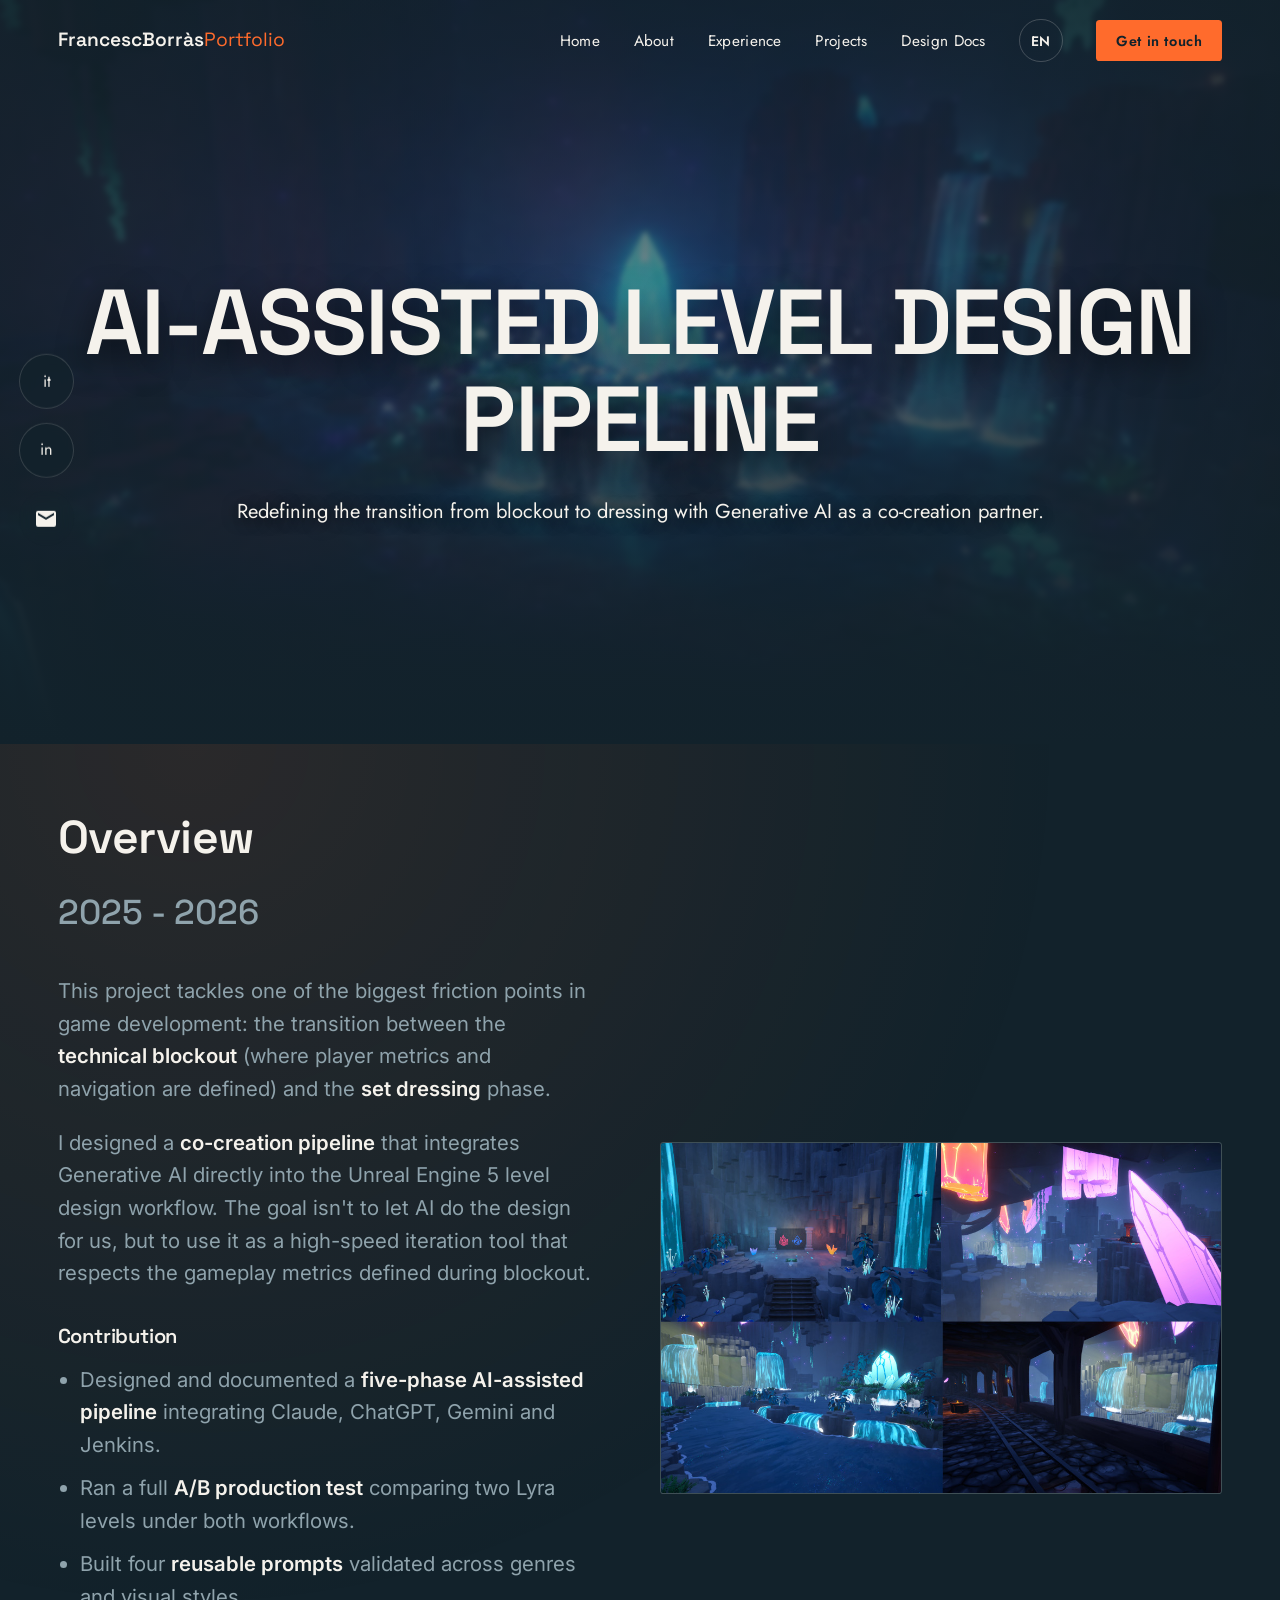
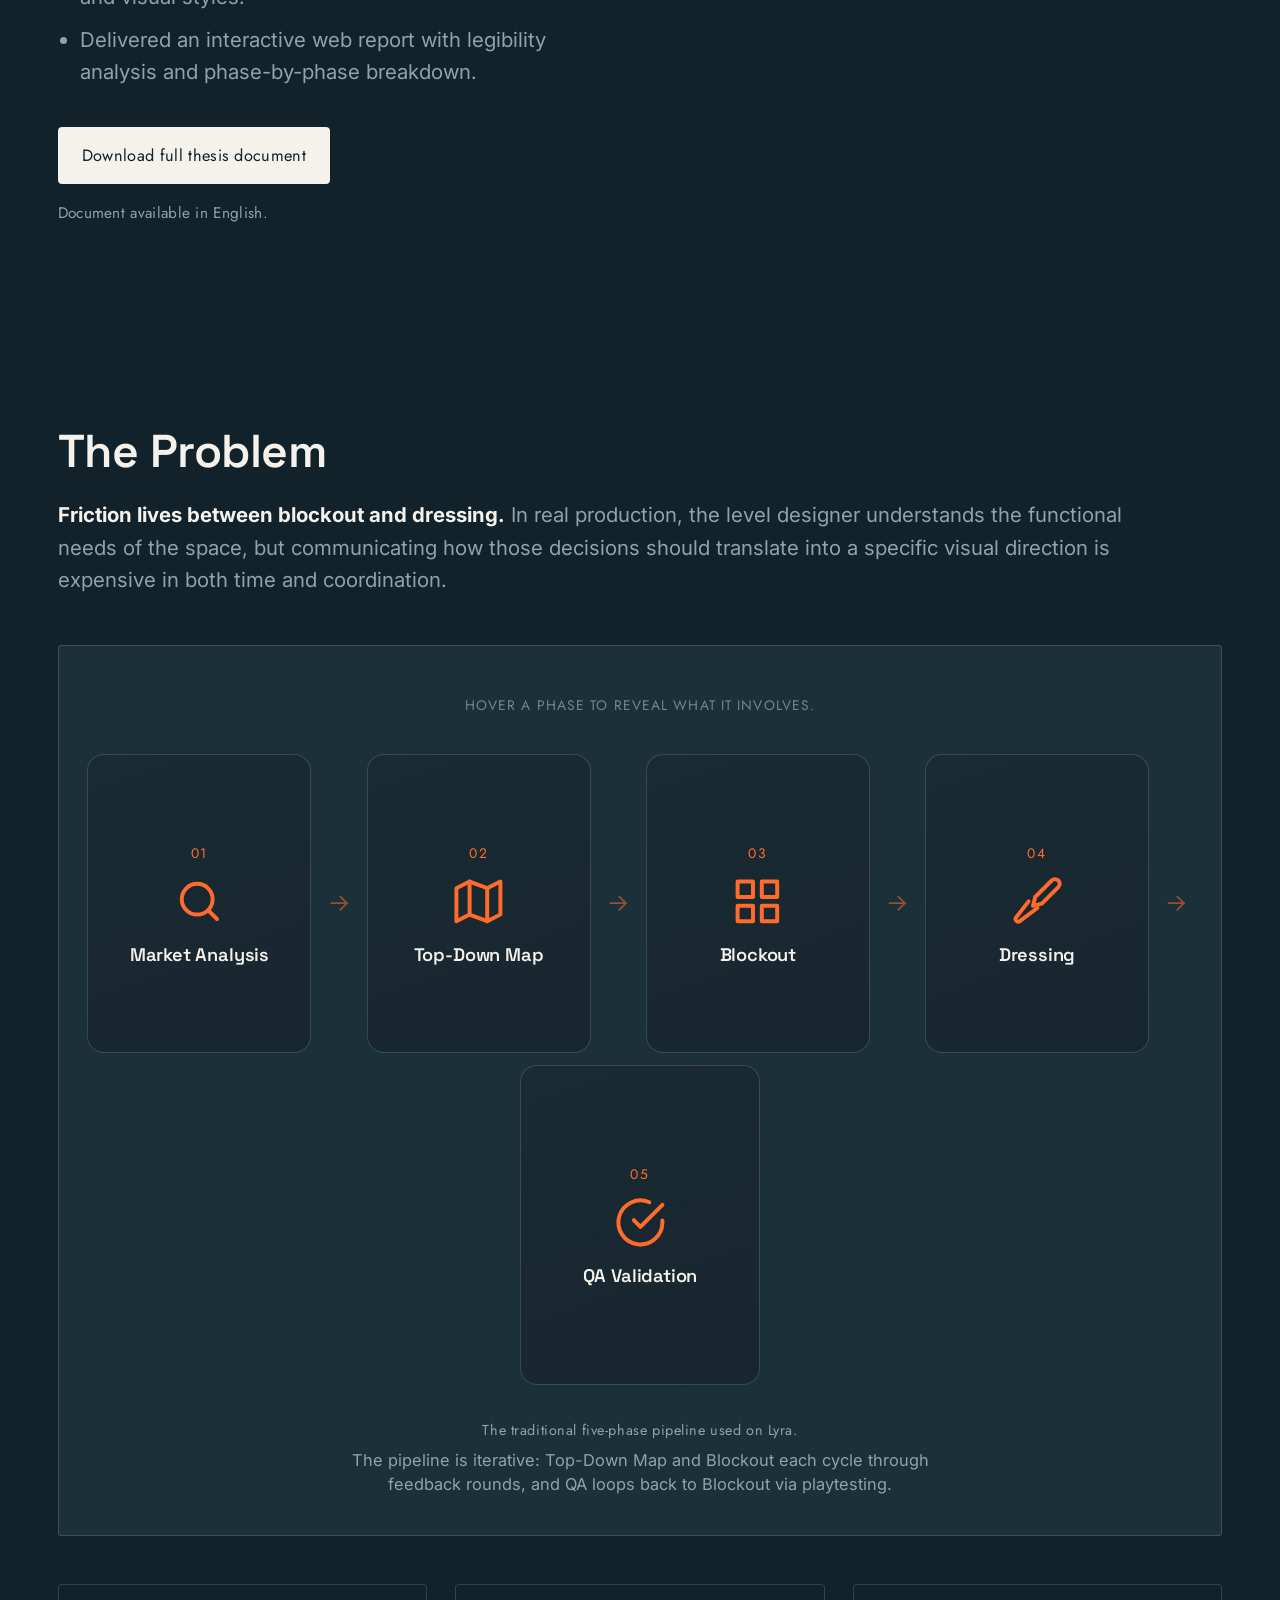
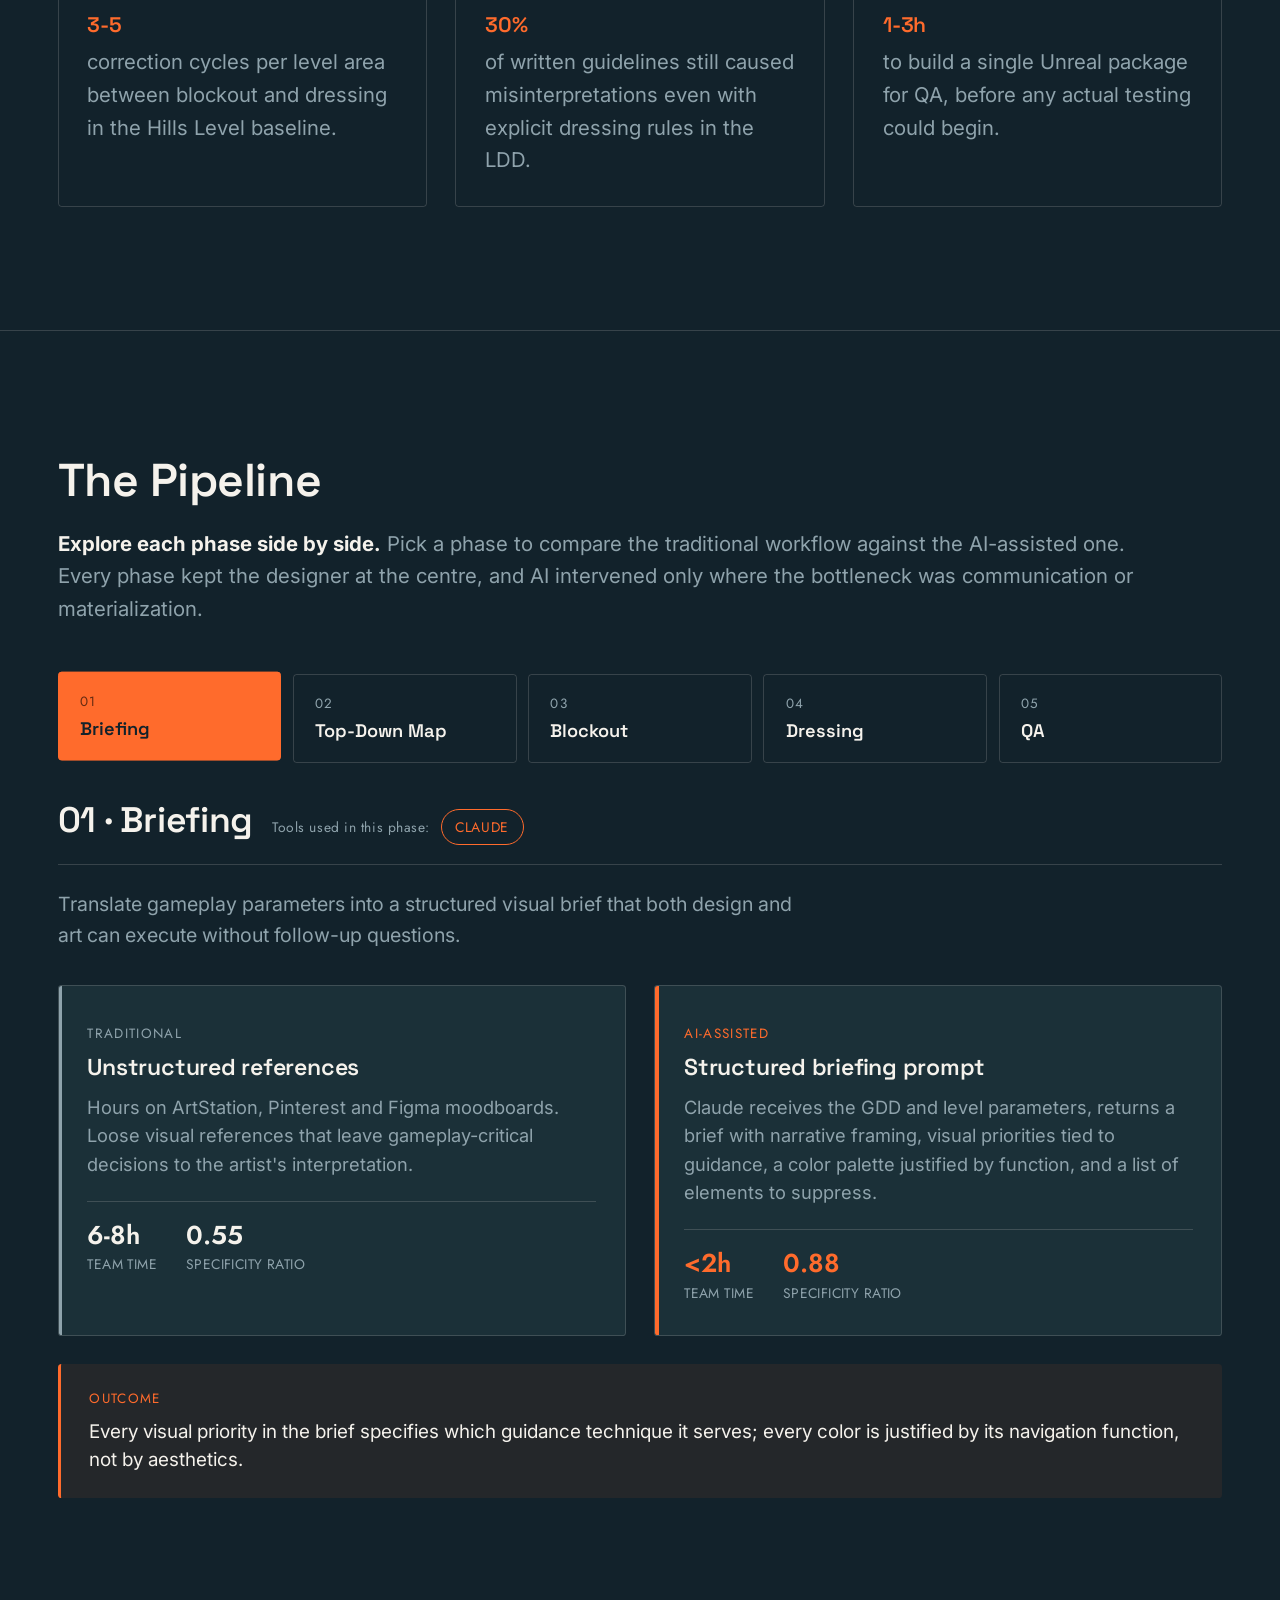
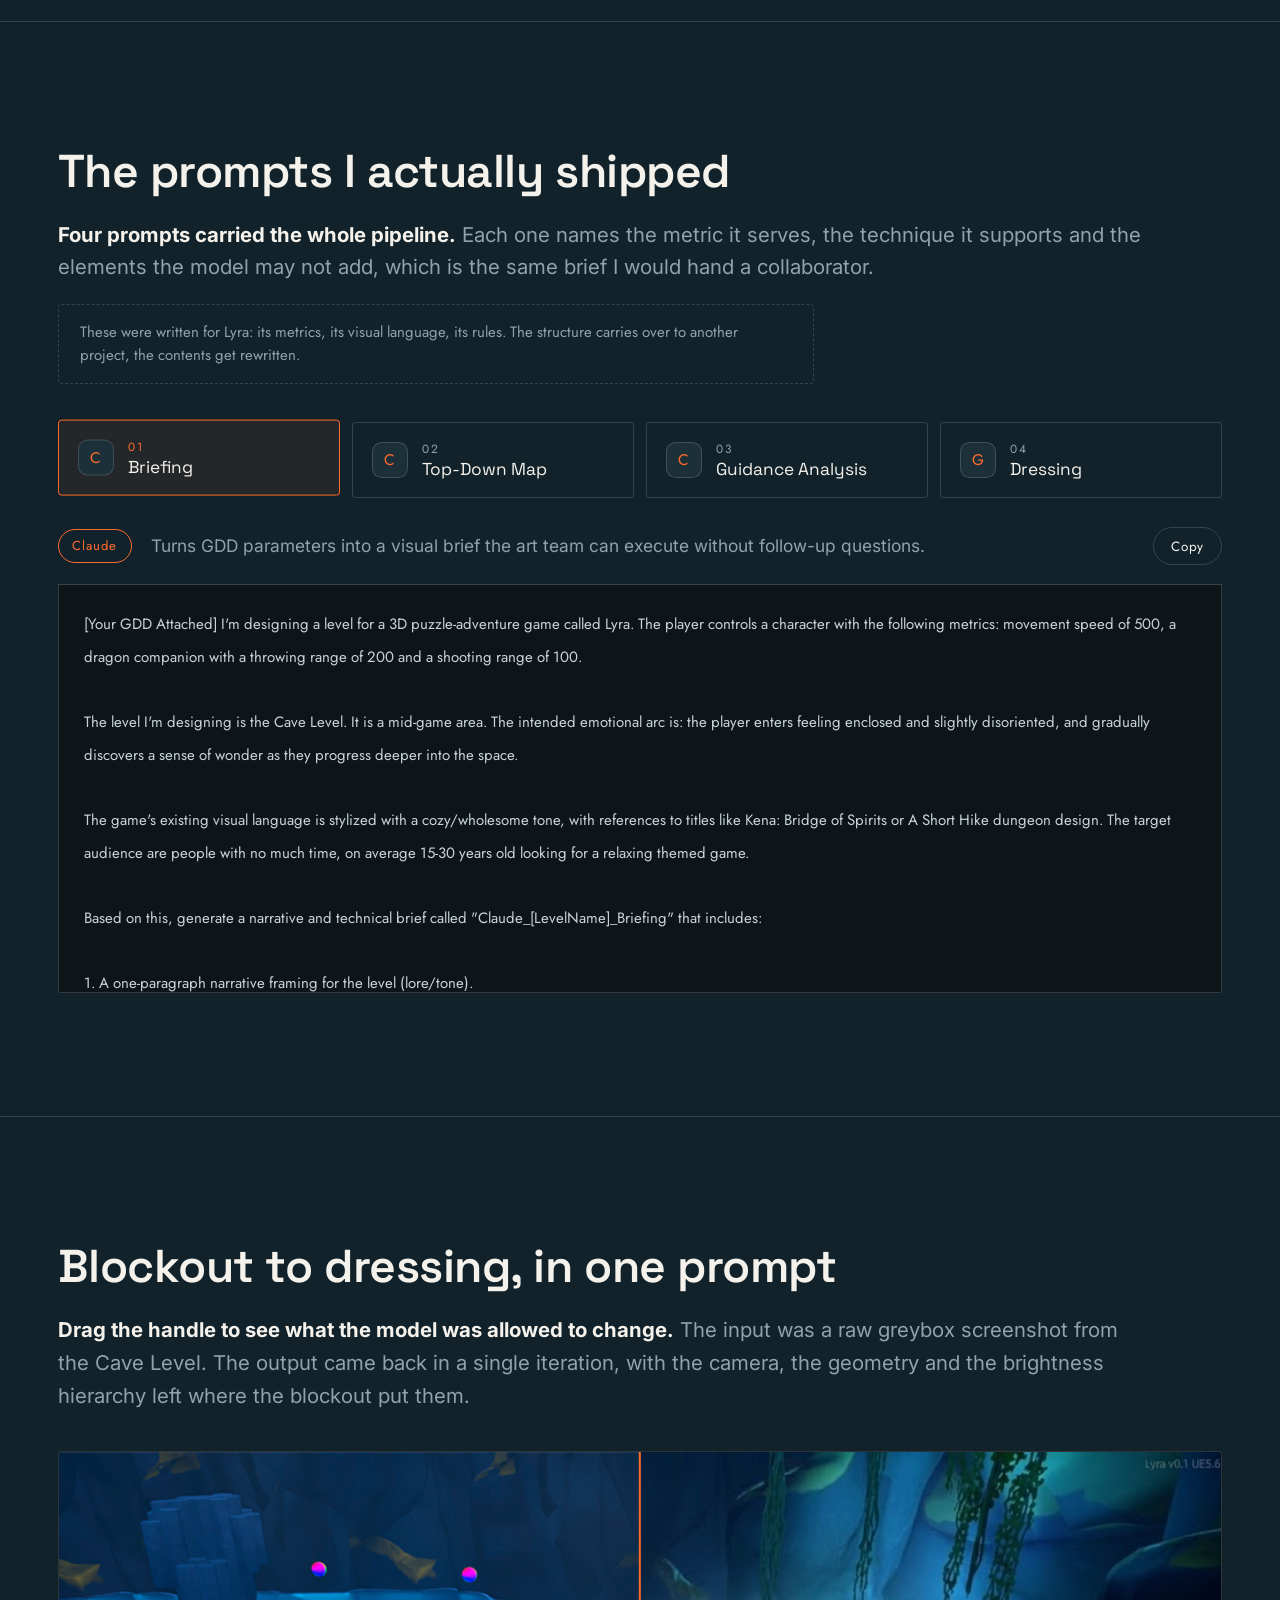
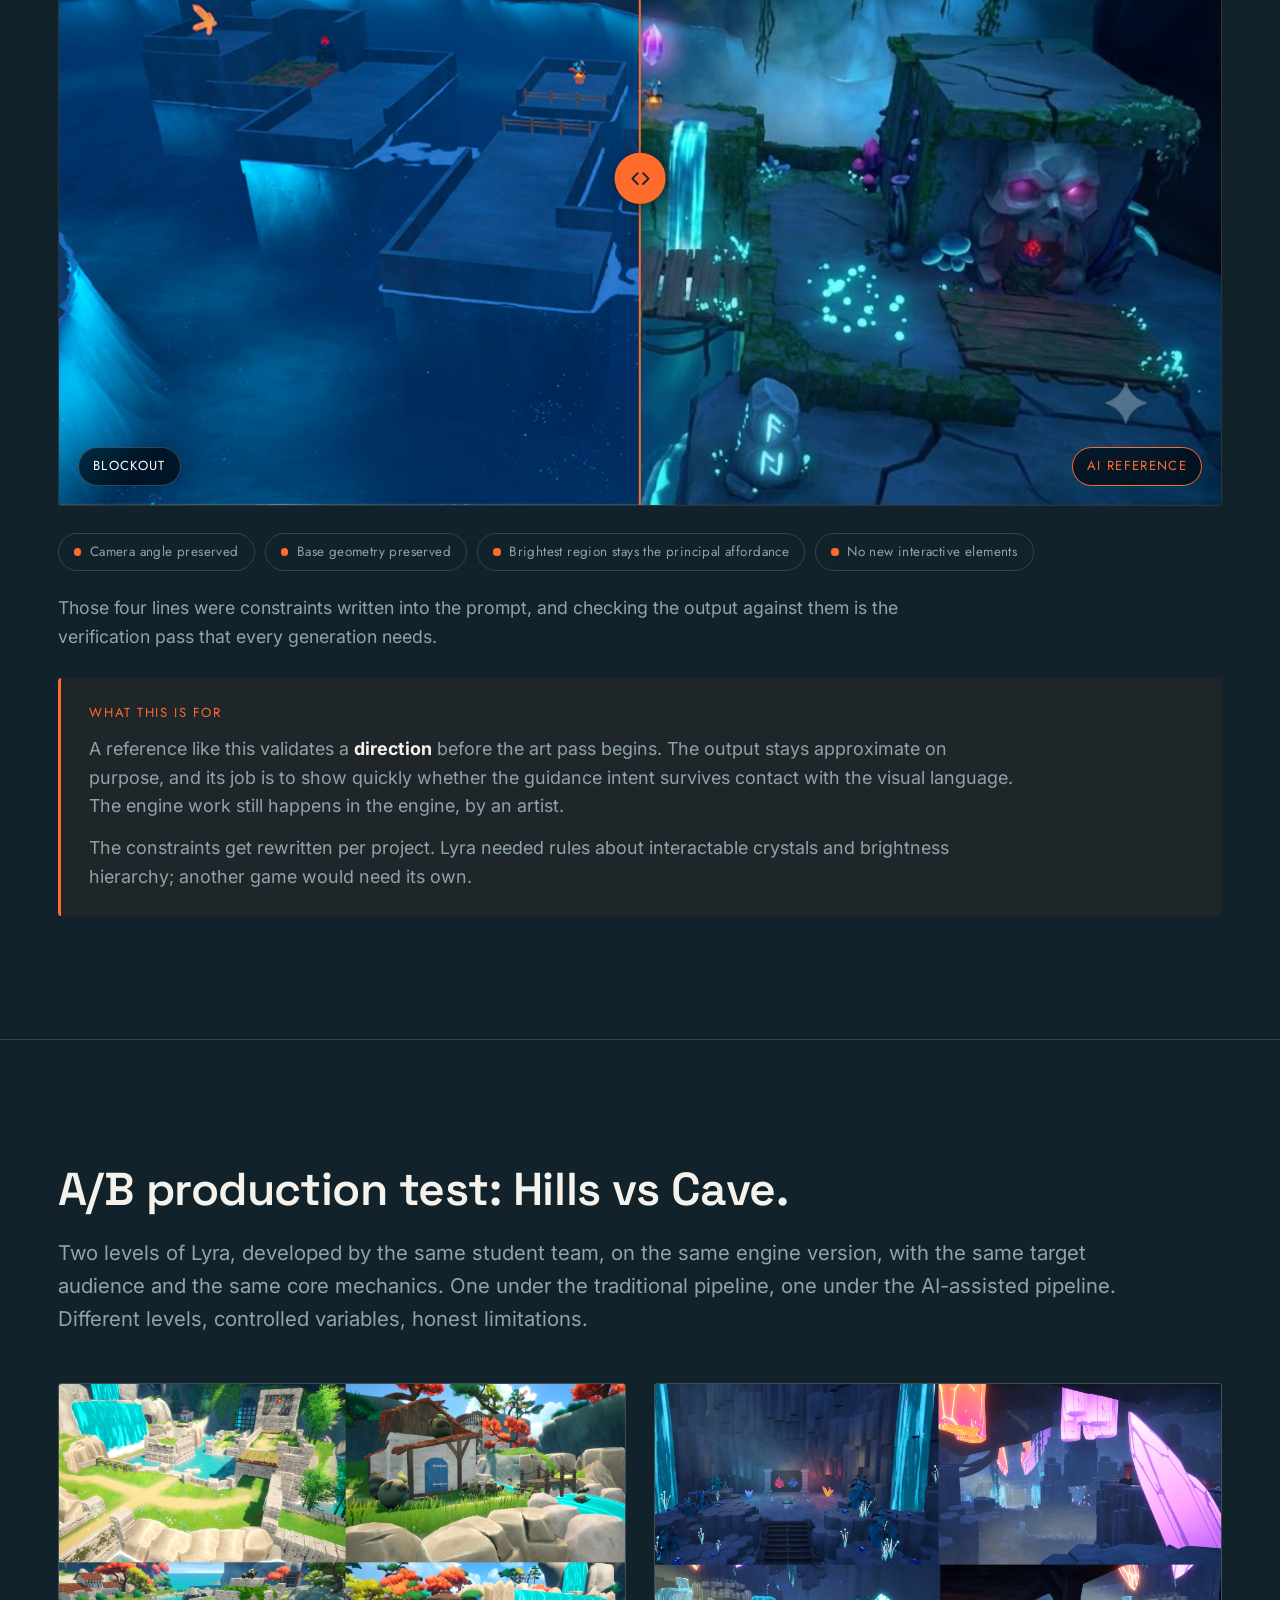
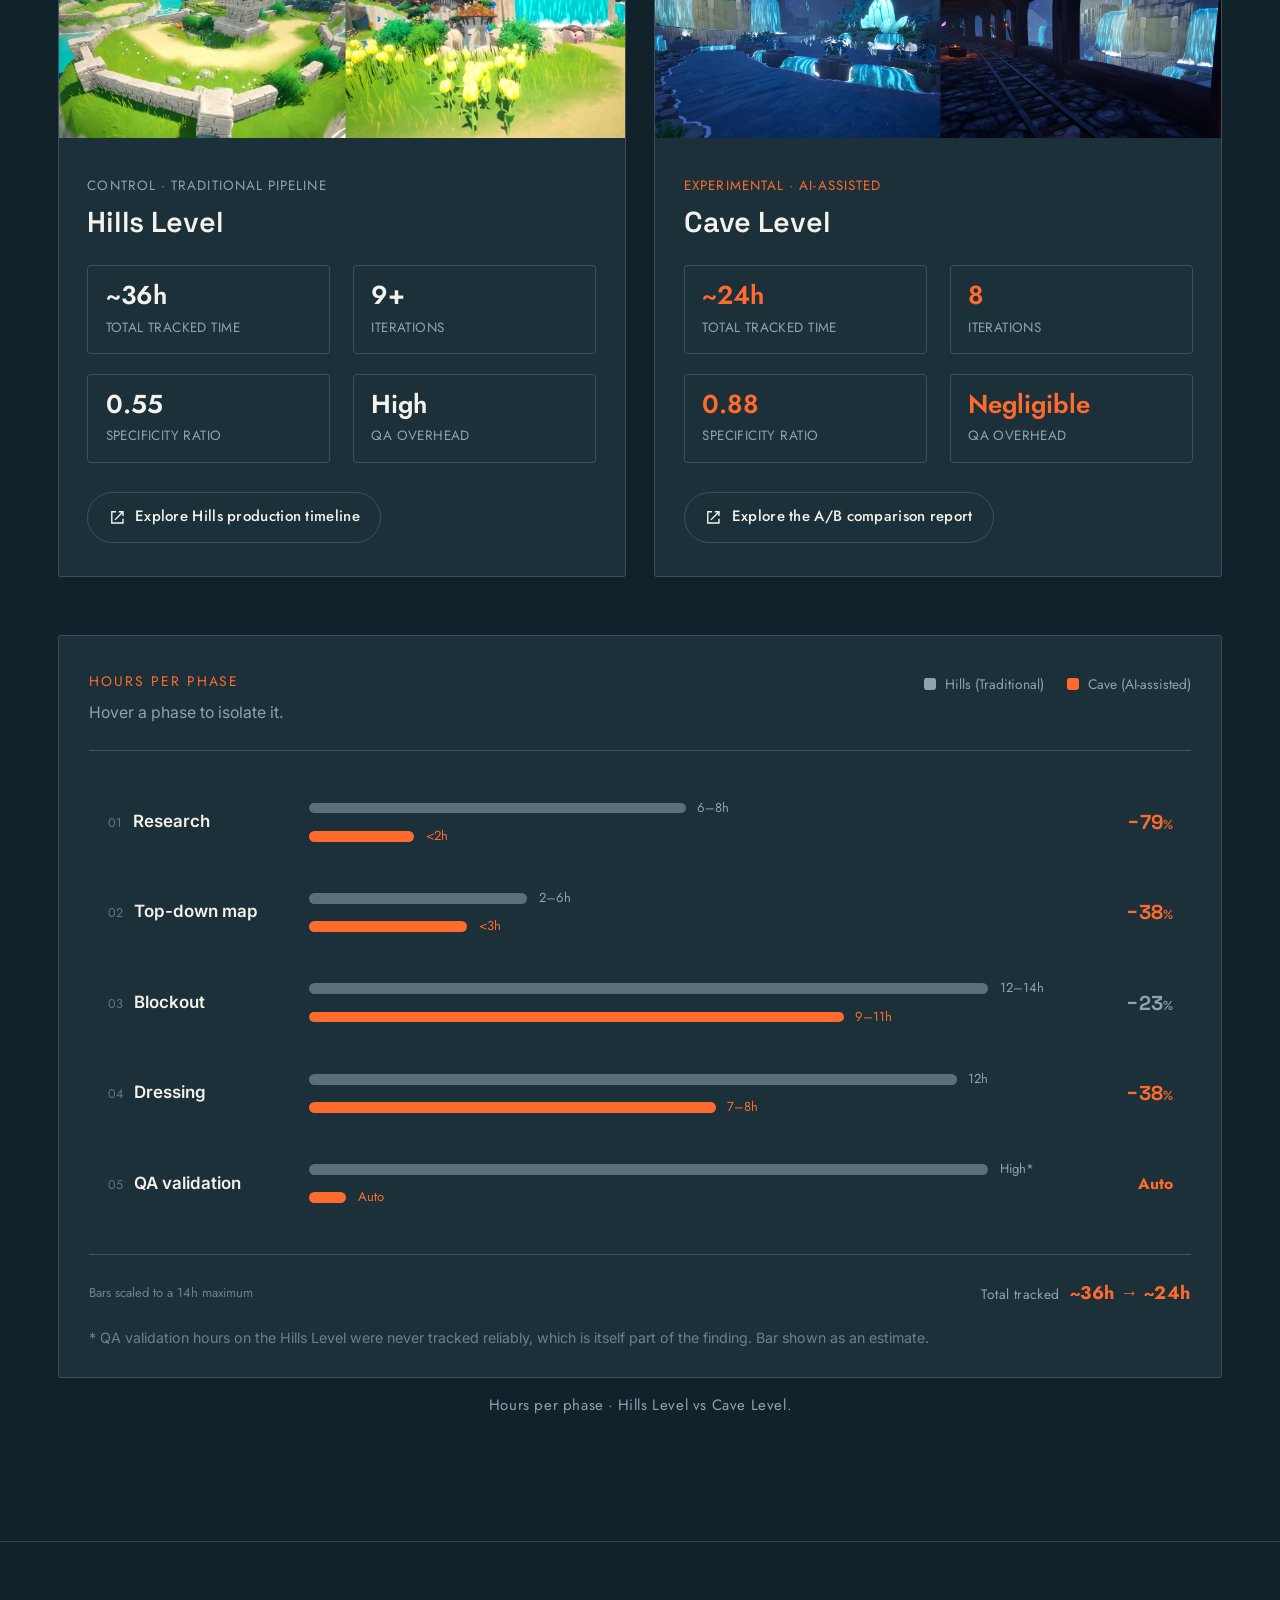
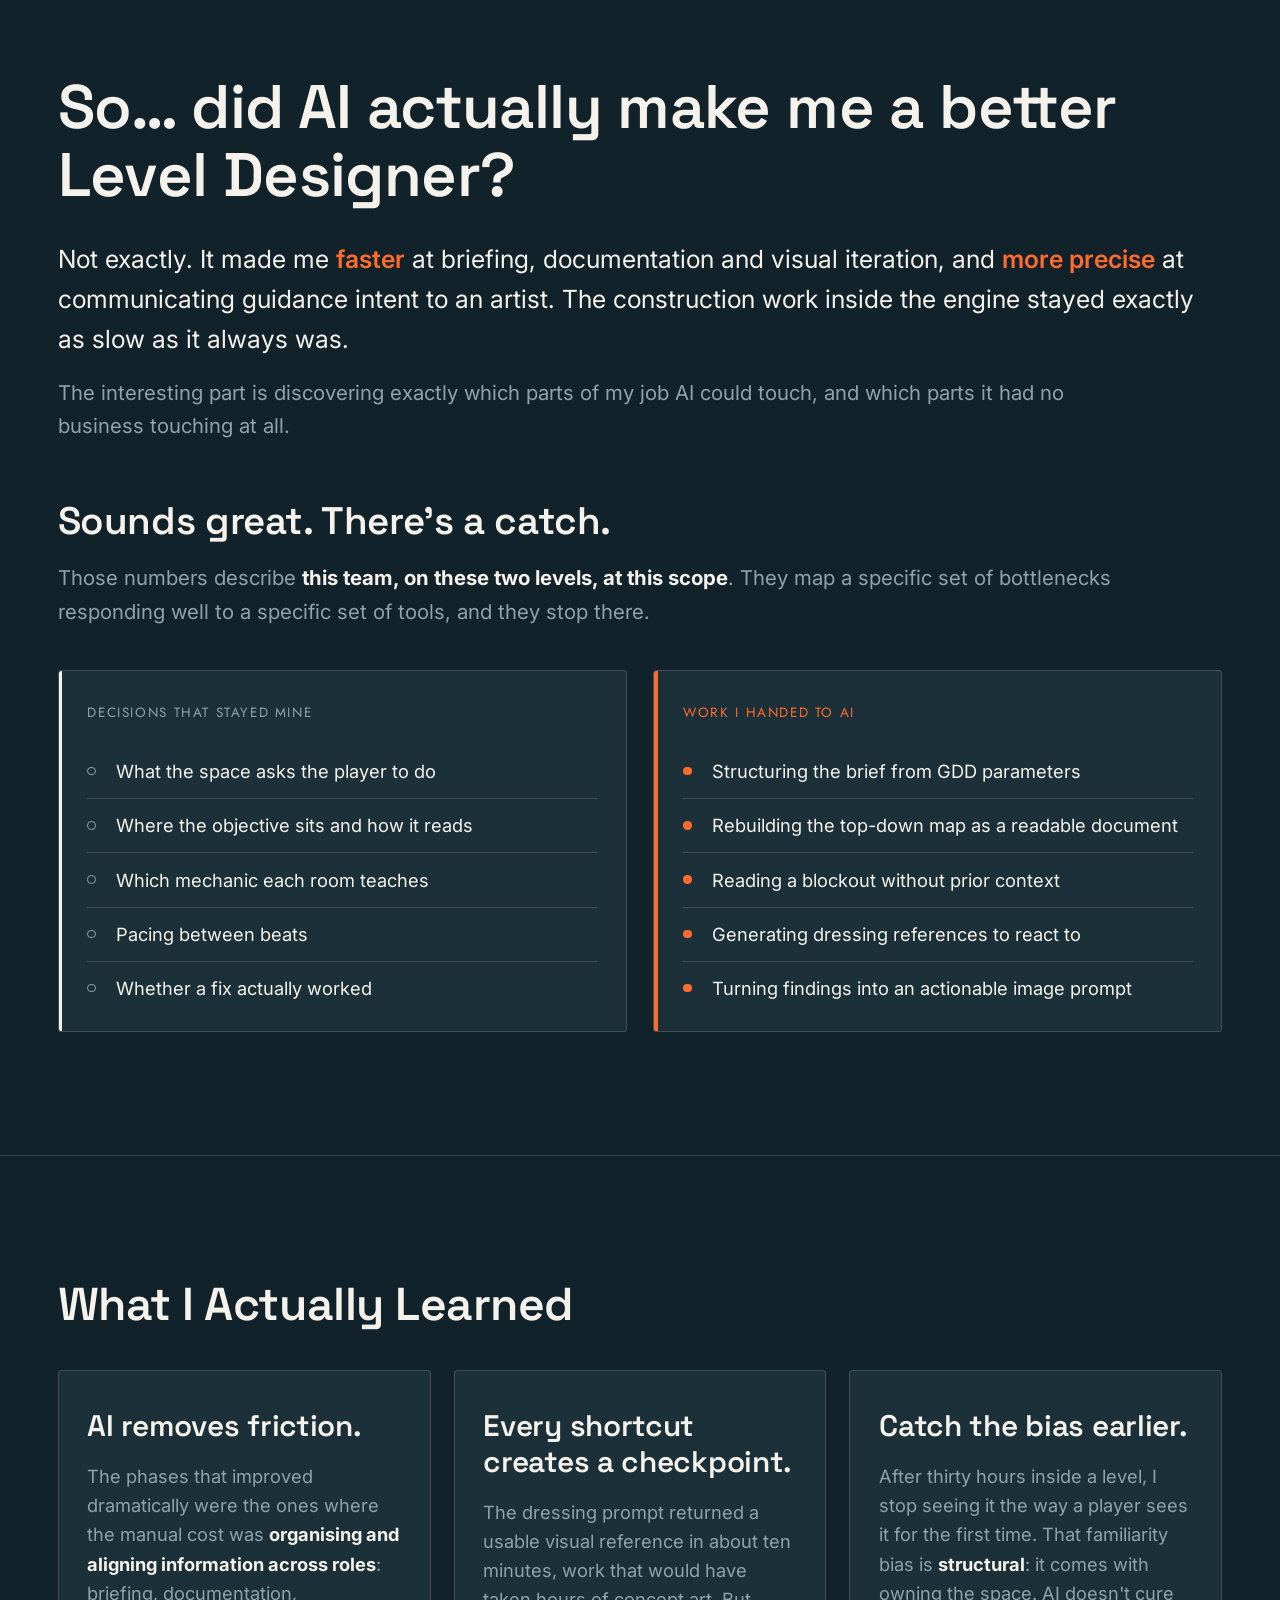
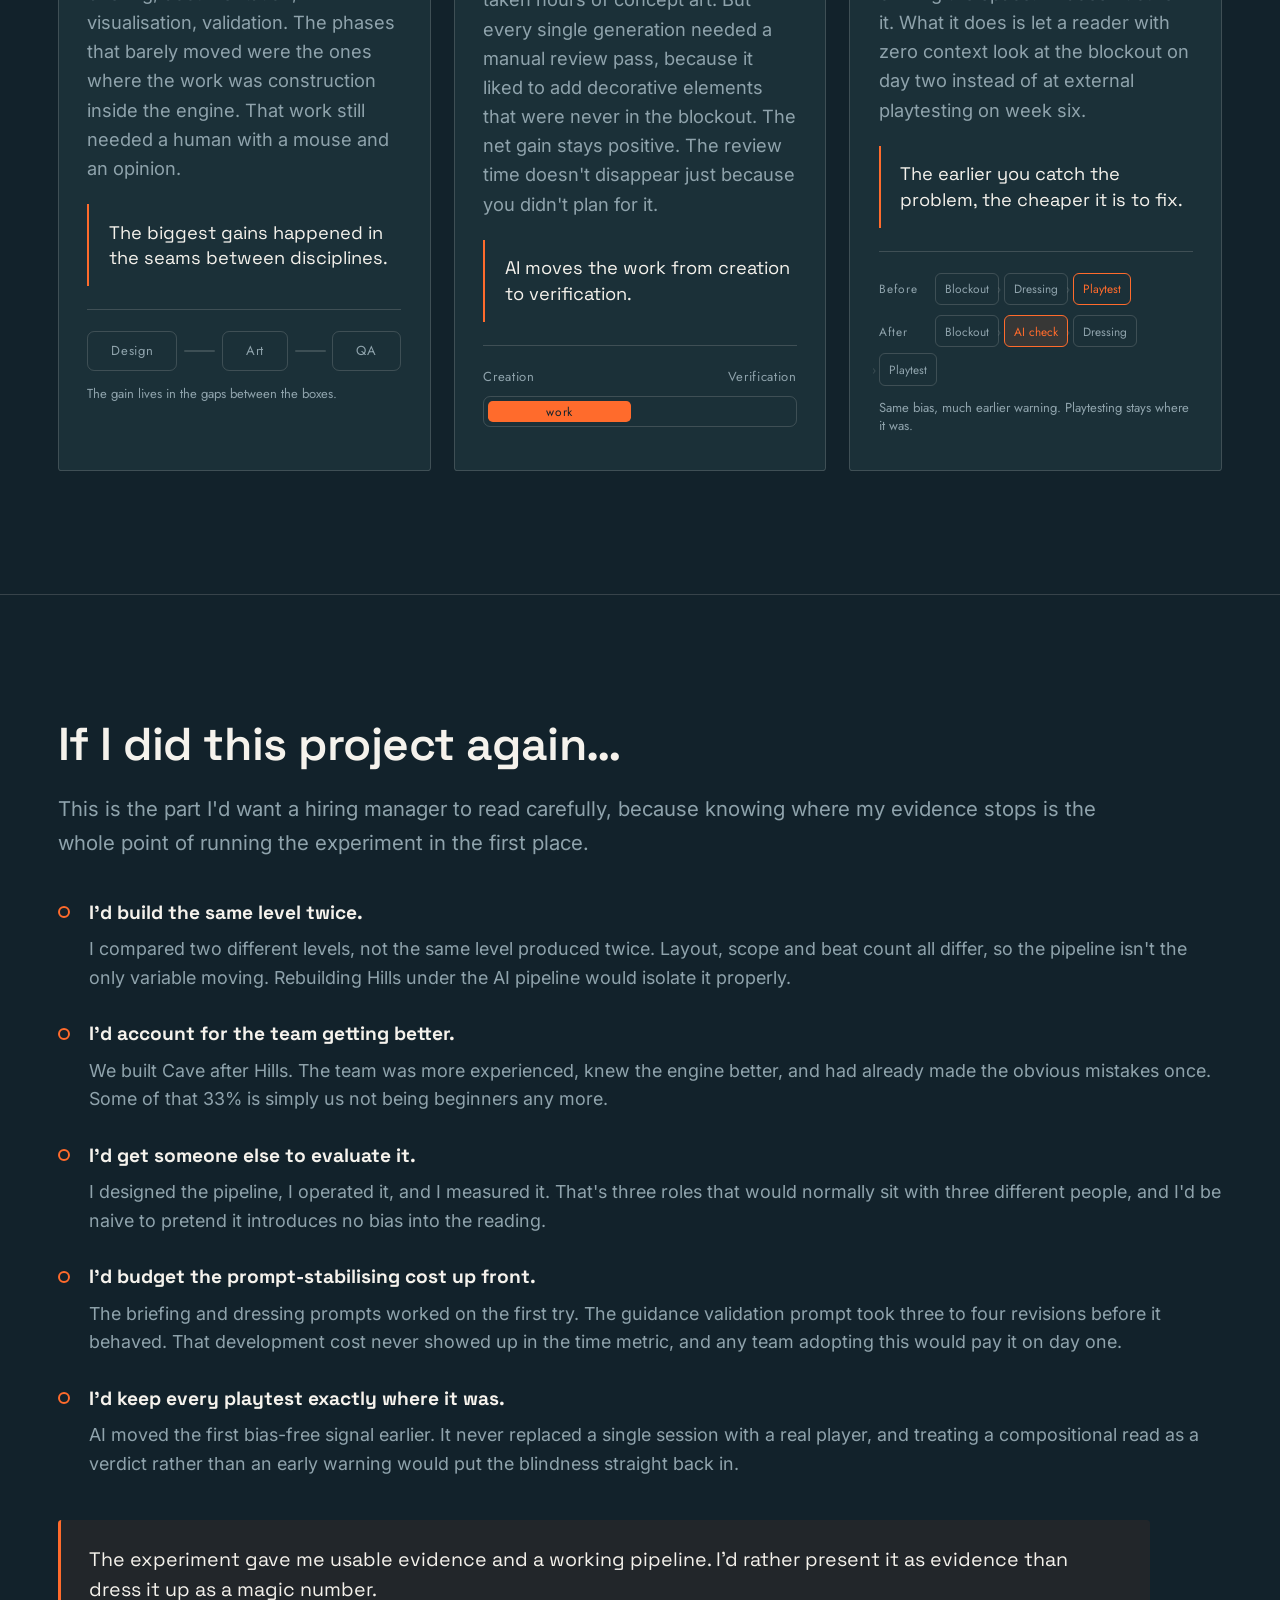
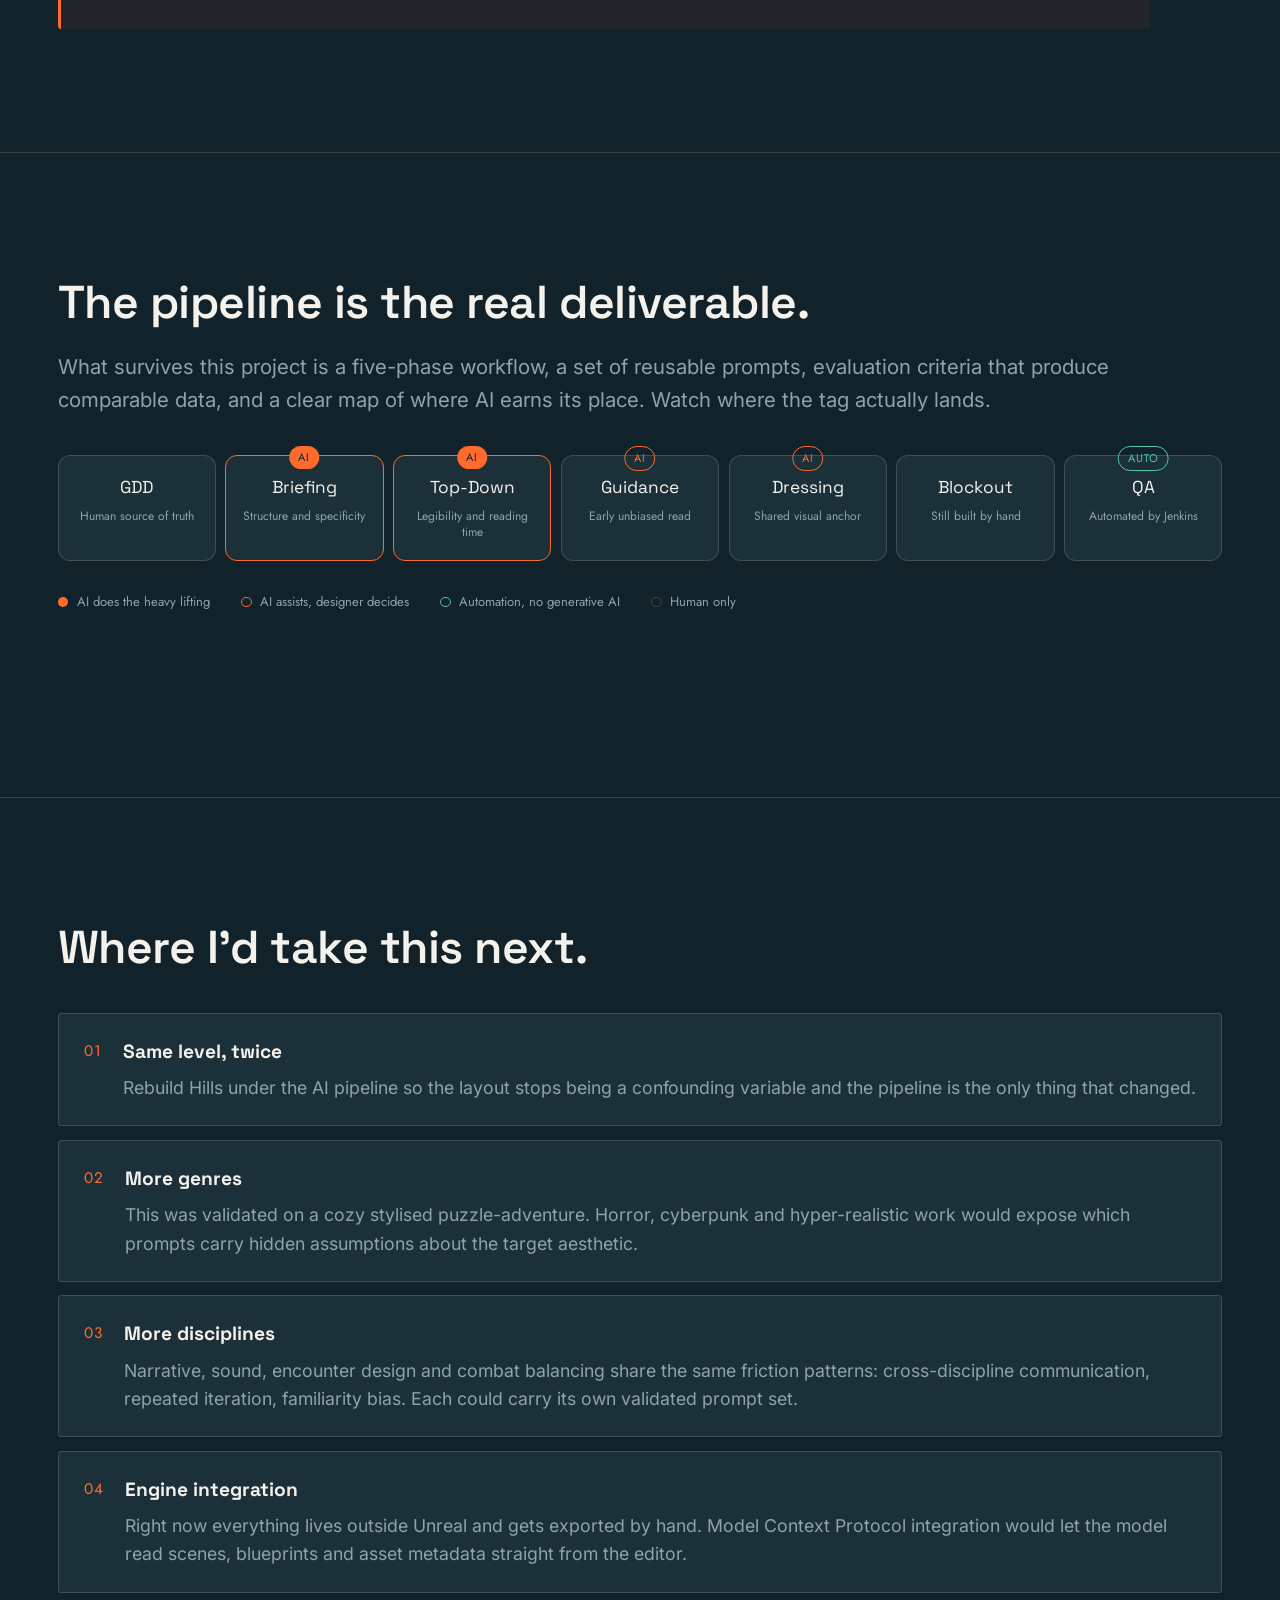
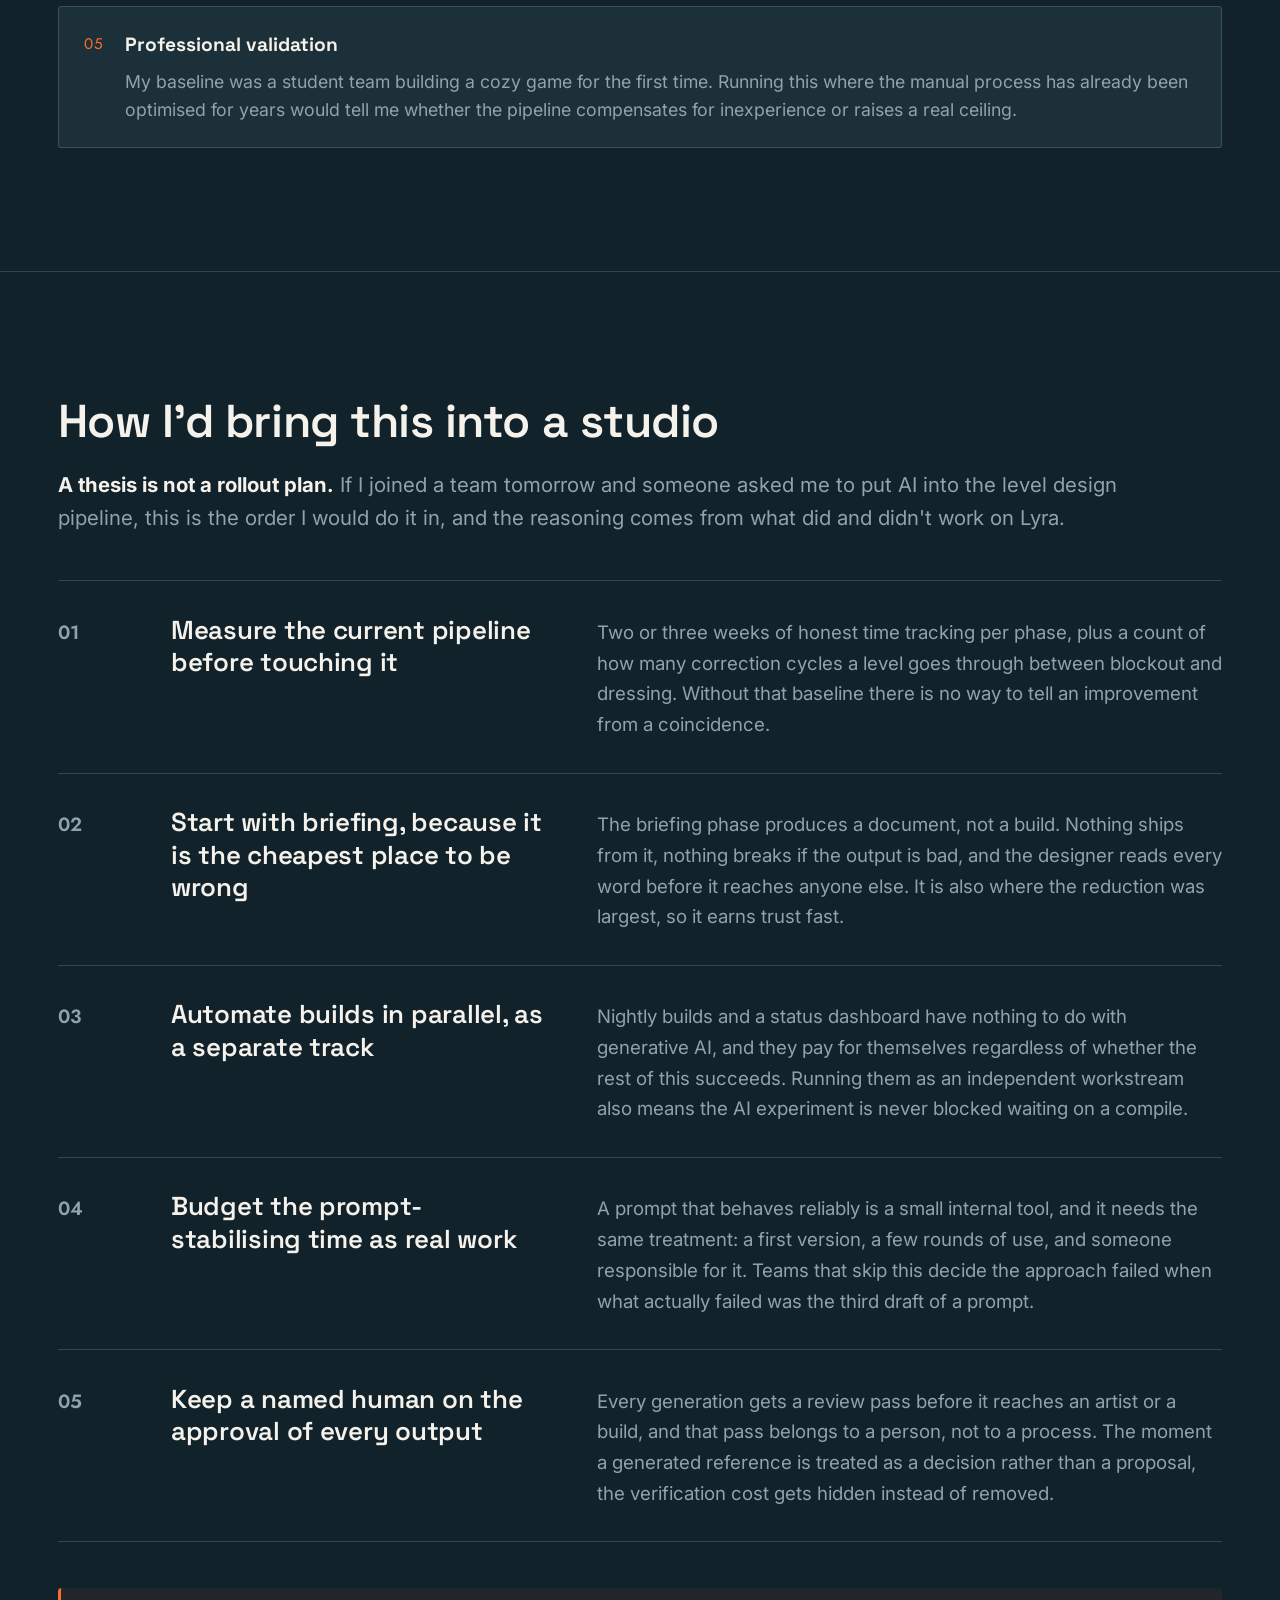
<file: proyectos/ai-pipeline.html>
<!DOCTYPE html>
<html lang="en">
<head>
<meta charset="UTF-8">
<meta name="viewport" content="width=device-width, initial-scale=1.0">
<title data-i18n-title="ai.page_title">AI-Assisted Level Design Pipeline - Case Study | Francesc Borràs Lleida</title>
<meta name="description" content="A thesis project on integrating Generative AI as a co-creation partner in the Unreal Engine 5 level design pipeline. Comparative A/B production test across five phases.">
<meta name="theme-color" content="#0F1316">
<meta property="og:type" content="article">
<meta property="og:title" content="AI-Assisted Level Design Pipeline - Case Study">
<meta property="og:description" content="Comparative study on traditional vs. AI-assisted level design workflows, applied to Lyra in Unreal Engine 5.">
<meta property="og:image" content="https://frankystyle04.github.io/FrancescBorras_Portfolio/assets/img/ai-crystal-hero.jpg">
<meta name="twitter:card" content="summary_large_image">
<link rel="icon" type="image/svg+xml" href="../assets/favicon.svg">
<link rel="canonical" href="https://frankystyle04.github.io/FrancescBorras_Portfolio/proyectos/ai-pipeline.html">
<link rel="preconnect" href="https://fonts.googleapis.com">
<link rel="preconnect" href="https://fonts.gstatic.com" crossorigin>
<link href="https://fonts.googleapis.com/css2?family=Space+Grotesk:wght@500;600;700&family=Inter:wght@400;500;600&family=Jost:wght@400;500;600&display=swap" rel="stylesheet">
<link rel="stylesheet" href="../css/style.css?v=36">
<script>
(function(){
  try {
    var l = localStorage.getItem('fb-lang');
    if (l === 'es' || l === 'cat') document.documentElement.setAttribute('lang', l === 'cat' ? 'ca' : 'es');
  } catch(e){}
})();
</script>
</head>
<body class="page-enter has-hero">

<nav class="site-nav" aria-label="Main navigation">
  <div class="wrap">
    <a href="../index.html" class="brand">FrancescBorràs<span>Portfolio</span></a>
    <button class="nav-toggle" aria-expanded="false" aria-controls="nav-list" data-i18n="common.nav_menu">Menu</button>
    <ul id="nav-list">
      <li><a class="nav-link" href="../index.html" data-i18n="common.nav_home">Home</a></li>
      <li><a class="nav-link" href="../index.html#about" data-i18n="common.nav_about">About</a></li>
      <li><a class="nav-link" href="../index.html#experience" data-i18n="common.nav_experience">Experience</a></li>
      <li><a class="nav-link" href="../index.html#projects" data-i18n="common.nav_projects">Projects</a></li>
      <li><a class="nav-link" href="../index.html#docs" data-i18n="common.nav_docs">Design Docs</a></li>
      <li class="nav-toggles">
        <button type="button" class="nav-icon-btn nav-lang-btn" id="lang-toggle" aria-label="Change language" title="Change language">
          <span class="lang-label">EN</span>
        </button>
      </li>
      <li><a class="nav-cta js-contact" href="#contact" data-i18n="common.nav_cta">Get in touch</a></li>
    </ul>
  </div>
</nav>

<aside class="social-rail" aria-label="Social links">
  <a class="rail-item" href="https://franky-style.itch.io" target="_blank" rel="noopener">
    <span class="rail-icon"><img src="https://cdn.simpleicons.org/itchdotio/EDF0EA" alt="" loading="lazy" onerror="this.parentNode.textContent='it'"></span>
    <span class="rail-label" data-i18n="common.rail_itch">See my work!</span>
    <span class="sr-only">itch.io</span>
  </a>
  <a class="rail-item" href="https://www.linkedin.com/in/francesc-borras-lleida-88ab5a254/" target="_blank" rel="noopener">
    <span class="rail-icon"><img src="https://cdn.simpleicons.org/linkedin/EDF0EA" alt="" loading="lazy" onerror="this.parentNode.textContent='in'"></span>
    <span class="rail-label" data-i18n="common.rail_linkedin">Let's connect!</span>
    <span class="sr-only">LinkedIn</span>
  </a>
  <button type="button" class="rail-item js-contact" aria-haspopup="dialog">
    <span class="rail-icon">
      <svg viewBox="0 0 24 24" aria-hidden="true" focusable="false"><path fill="currentColor" d="M20 4H4a2 2 0 0 0-2 2v12a2 2 0 0 0 2 2h16a2 2 0 0 0 2-2V6a2 2 0 0 0-2-2Zm0 4.24-8 4.76-8-4.76V6l8 4.76L20 6Z"/></svg>
    </span>
    <span class="rail-label" data-i18n="common.rail_email">Let's talk!</span>
    <span class="sr-only">Email</span>
  </button>
</aside>

<main>

  <!-- TITLE HERO -->
  <section class="title-hero">
    <img class="title-bg" src="../assets/img/ai-crystal-hero.jpg" alt="" aria-hidden="true">
    <div class="title-veil" aria-hidden="true"></div>
    <div class="title-inner">
      <h1 class="logo-fallback" style="font-size:clamp(2.4rem,7vw,4.8rem); line-height:1.05;" data-i18n="ai.hero_title">AI-Assisted Level Design Pipeline</h1>
      <p class="title-tagline" data-i18n="ai.hero_tag">Redefining the transition from blockout to dressing with Generative AI as a co-creation partner.</p>
    </div>
  </section>

  <!-- OVERVIEW -->
  <section class="project-hero">
    <div class="wrap project-hero-grid">
      <div class="project-intro">
        <h2 class="sec-title" data-i18n="ai.overview_title">Overview</h2>
        <p class="project-years" data-i18n="ai.years">2025 - 2026</p>
        <p class="project-lede" data-i18n="ai.lede1">This project tackles one of the biggest friction points in game development: the transition between the <strong>technical blockout</strong> (where player metrics and navigation are defined) and the <strong>set dressing</strong> phase.</p>
        <p class="project-lede" data-i18n="ai.lede2">I designed a <strong>co-creation pipeline</strong> that integrates Generative AI directly into the Unreal Engine 5 level design workflow. The goal is to use it as a high-speed iteration tool that respects the gameplay metrics defined during blockout, with every design decision staying human.</p>

        <h3 class="task-heading" data-i18n="ai.contrib_heading">Contribution</h3>
        <ul class="task-list">
          <li data-i18n="ai.contrib1">Designed and documented a <strong>five-phase AI-assisted pipeline</strong> integrating Claude, ChatGPT, Gemini and Jenkins.</li>
          <li data-i18n="ai.contrib2">Ran a full <strong>A/B production test</strong> comparing two Lyra levels under both workflows.</li>
          <li data-i18n="ai.contrib3">Built four <strong>reusable prompts</strong> validated across genres and visual styles.</li>
          <li data-i18n="ai.contrib4">Delivered an interactive web report with legibility analysis and phase-by-phase breakdown.</li>
        </ul>

        <div class="project-actions">
          <a class="btn btn-solid" href="https://drive.google.com/file/d/1kO4JErDM4qnyb_aj34caIzRyu6ndUDxE/view?usp=sharing" target="_blank" rel="noopener" data-i18n="ai.btn_download_thesis">Download full thesis document</a>
        </div>
        <p class="doc-lang-note" data-i18n="ai.doc_lang_note">Document available in English.</p>
      </div>

      <div class="project-media">
        <div class="media-frame">
          <img src="../assets/img/ai-cave-final.jpg" alt="Final dressing for the Cave Level, produced under the AI-assisted pipeline.">
        </div>
      </div>
    </div>
  </section>

  <!-- THE PROBLEM -->
  <section>
    <div class="wrap">
      <h2 class="sec-title" data-i18n="ai.problem_eyebrow">The Problem</h2>
      <p class="section-lede" data-i18n="ai.problem_lede"><strong>Friction lives between blockout and dressing.</strong> In real production, the level designer understands the functional needs of the space, but communicating how those decisions should translate into a specific visual direction is expensive in both time and coordination.</p>

      <div class="trad-pipeline" aria-label="Traditional pipeline diagram">
        <p class="trad-hint" data-i18n="ai.trad_hover_hint">Hover a phase to reveal what it involves.</p>

        <ol class="trad-cards" role="list">

          <li class="trad-card" tabindex="0" style="--i:0">
            <div class="trad-inner">
              <div class="trad-front">
                <span class="trad-num">01</span>
                <div class="trad-icon" aria-hidden="true">
                  <svg viewBox="0 0 24 24" fill="none" stroke="currentColor" stroke-width="1.8" stroke-linecap="round" stroke-linejoin="round">
                    <circle cx="11" cy="11" r="7"/>
                    <path d="m20 20-3.5-3.5"/>
                  </svg>
                </div>
                <h4 data-i18n="ai.trad_p1_name">Market Analysis</h4>
              </div>
              <div class="trad-back">
                <h5 data-i18n="ai.trad_p1_name">Market Analysis</h5>
                <ul>
                  <li data-i18n="ai.trad_p1_b1">Brainstorming</li>
                  <li data-i18n="ai.trad_p1_b2">Design + Art</li>
                  <li data-i18n="ai.trad_p1_b3">Market referrals</li>
                </ul>
              </div>
            </div>
          </li>

          <li class="trad-arrow" aria-hidden="true">
            <svg viewBox="0 0 24 24" fill="none" stroke="currentColor" stroke-width="1.6" stroke-linecap="round" stroke-linejoin="round"><path d="M5 12h14"/><path d="m13 6 6 6-6 6"/></svg>
          </li>

          <li class="trad-card" tabindex="0" style="--i:1">
            <div class="trad-inner">
              <div class="trad-front">
                <span class="trad-num">02</span>
                <div class="trad-icon" aria-hidden="true">
                  <svg viewBox="0 0 24 24" fill="none" stroke="currentColor" stroke-width="1.8" stroke-linecap="round" stroke-linejoin="round">
                    <polygon points="2 6 2 21 8 18 16 21 22 18 22 3 16 6 8 3 2 6"/>
                    <line x1="8" y1="3" x2="8" y2="18"/>
                    <line x1="16" y1="6" x2="16" y2="21"/>
                  </svg>
                </div>
                <h4 data-i18n="ai.trad_p2_name">Top-Down Map</h4>
              </div>
              <div class="trad-back">
                <h5 data-i18n="ai.trad_p2_name">Top-Down Map</h5>
                <ul>
                  <li data-i18n="ai.trad_p2_b1">Level storyboard</li>
                  <li data-i18n="ai.trad_p2_b2">Mechanics in use (atoms)</li>
                  <li data-i18n="ai.trad_p2_b3">Level beats contextualization</li>
                  <li data-i18n="ai.trad_p2_b4">Objectives</li>
                </ul>
              </div>
            </div>
          </li>

          <li class="trad-arrow" aria-hidden="true">
            <svg viewBox="0 0 24 24" fill="none" stroke="currentColor" stroke-width="1.6" stroke-linecap="round" stroke-linejoin="round"><path d="M5 12h14"/><path d="m13 6 6 6-6 6"/></svg>
          </li>

          <li class="trad-card" tabindex="0" style="--i:2">
            <div class="trad-inner">
              <div class="trad-front">
                <span class="trad-num">03</span>
                <div class="trad-icon" aria-hidden="true">
                  <svg viewBox="0 0 24 24" fill="none" stroke="currentColor" stroke-width="1.8" stroke-linecap="round" stroke-linejoin="round">
                    <rect x="3" y="3" width="7" height="7"/>
                    <rect x="14" y="3" width="7" height="7"/>
                    <rect x="14" y="14" width="7" height="7"/>
                    <rect x="3" y="14" width="7" height="7"/>
                  </svg>
                </div>
                <h4 data-i18n="ai.trad_p3_name">Blockout</h4>
              </div>
              <div class="trad-back">
                <h5 data-i18n="ai.trad_p3_name">Blockout</h5>
                <ul>
                  <li data-i18n="ai.trad_p3_b1">Focus on composition</li>
                  <li data-i18n="ai.trad_p3_b2">Objectives visualization</li>
                  <li data-i18n="ai.trad_p3_b3">Metrics validation</li>
                  <li data-i18n="ai.trad_p3_b4">Player main paths</li>
                  <li data-i18n="ai.trad_p3_b5">Player secondary paths</li>
                </ul>
              </div>
            </div>
          </li>

          <li class="trad-arrow" aria-hidden="true">
            <svg viewBox="0 0 24 24" fill="none" stroke="currentColor" stroke-width="1.6" stroke-linecap="round" stroke-linejoin="round"><path d="M5 12h14"/><path d="m13 6 6 6-6 6"/></svg>
          </li>

          <li class="trad-card" tabindex="0" style="--i:3">
            <div class="trad-inner">
              <div class="trad-front">
                <span class="trad-num">04</span>
                <div class="trad-icon" aria-hidden="true">
                  <svg viewBox="0 0 24 24" fill="none" stroke="currentColor" stroke-width="1.8" stroke-linecap="round" stroke-linejoin="round">
                    <path d="M18.5 2.5a2.12 2.12 0 0 1 3 3L14 13l-4 1 1-4 7.5-7.5z"/>
                    <path d="M12 15 4 21c-1 .8-2.5-.7-1.7-1.7L8 12"/>
                  </svg>
                </div>
                <h4 data-i18n="ai.trad_p4_name">Dressing</h4>
              </div>
              <div class="trad-back">
                <h5 data-i18n="ai.trad_p4_name">Dressing</h5>
                <ul>
                  <li data-i18n="ai.trad_p4_b1">Concept art list</li>
                  <li data-i18n="ai.trad_p4_b2">Conceptualization</li>
                </ul>
              </div>
            </div>
          </li>

          <li class="trad-arrow" aria-hidden="true">
            <svg viewBox="0 0 24 24" fill="none" stroke="currentColor" stroke-width="1.6" stroke-linecap="round" stroke-linejoin="round"><path d="M5 12h14"/><path d="m13 6 6 6-6 6"/></svg>
          </li>

          <li class="trad-card" tabindex="0" style="--i:4">
            <div class="trad-inner">
              <div class="trad-front">
                <span class="trad-num">05</span>
                <div class="trad-icon" aria-hidden="true">
                  <svg viewBox="0 0 24 24" fill="none" stroke="currentColor" stroke-width="1.8" stroke-linecap="round" stroke-linejoin="round">
                    <path d="M22 11.08V12a10 10 0 1 1-5.93-9.14"/>
                    <polyline points="22 4 12 14.01 9 11.01"/>
                  </svg>
                </div>
                <h4 data-i18n="ai.trad_p5_name">QA Validation</h4>
              </div>
              <div class="trad-back">
                <h5 data-i18n="ai.trad_p5_name">QA Validation</h5>
                <ul>
                  <li data-i18n="ai.trad_p5_b1">Focus on composition</li>
                  <li data-i18n="ai.trad_p5_b2">Objectives visualization</li>
                  <li data-i18n="ai.trad_p5_b3">Metrics validation</li>
                  <li data-i18n="ai.trad_p5_b4">Player main paths</li>
                  <li data-i18n="ai.trad_p5_b5">Player secondary paths</li>
                </ul>
              </div>
            </div>
          </li>

        </ol>

        <p class="trad-caption" data-i18n="ai.problem_caption">The traditional five-phase pipeline used on Lyra.</p>
        <p class="trad-loops-note" data-i18n="ai.trad_loops_note">The pipeline is iterative: Top-Down Map and Blockout each cycle through feedback rounds, and QA loops back to Blockout via playtesting.</p>
      </div>

      <div style="display:grid; grid-template-columns:1fr; gap:1.5rem; margin-top:2.5rem;" class="problem-grid">
        <div style="padding:1.5rem; border:1px solid var(--surface-line); border-radius:var(--radius);">
          <h4 style="font-size:1.1rem; color:var(--pine-soft);">3-5</h4>
          <p style="color:var(--surface-soft); margin-top:0.5rem;" data-i18n="ai.problem_stat1_body">correction cycles per level area between blockout and dressing in the Hills Level baseline.</p>
        </div>
        <div style="padding:1.5rem; border:1px solid var(--surface-line); border-radius:var(--radius);">
          <h4 style="font-size:1.1rem; color:var(--pine-soft);">30%</h4>
          <p style="color:var(--surface-soft); margin-top:0.5rem;" data-i18n="ai.problem_stat2_body">of written guidelines still caused misinterpretations even with explicit dressing rules in the LDD.</p>
        </div>
        <div style="padding:1.5rem; border:1px solid var(--surface-line); border-radius:var(--radius);">
          <h4 style="font-size:1.1rem; color:var(--pine-soft);">1-3h</h4>
          <p style="color:var(--surface-soft); margin-top:0.5rem;" data-i18n="ai.problem_stat3_body">to build a single Unreal package for QA, before any actual testing could begin.</p>
        </div>
      </div>
    </div>
  </section>

  <hr class="rule">

  <!-- INTERACTIVE PIPELINE EXPLORER -->
  <section id="explorer">
    <div class="wrap">
      <h2 class="sec-title" data-i18n="ai.pipeline_eyebrow">The Pipeline</h2>
      <p class="section-lede" data-i18n="ai.pipeline_lede"><strong>Explore each phase side by side.</strong> Pick a phase to compare the traditional workflow against the AI-assisted one. Every phase kept the designer at the centre, and AI intervened only where the bottleneck was communication or materialization.</p>

      <div class="pipeline-tabs" role="tablist" aria-label="Pipeline phases">
        <button class="phase-tab is-active" role="tab" aria-selected="true" data-phase="briefing">
          <span class="tab-num">01</span>
          <span class="tab-name" data-i18n="ai.tab1">Briefing</span>
        </button>
        <button class="phase-tab" role="tab" aria-selected="false" data-phase="topdown">
          <span class="tab-num">02</span>
          <span class="tab-name" data-i18n="ai.tab2">Top-Down Map</span>
        </button>
        <button class="phase-tab" role="tab" aria-selected="false" data-phase="blockout">
          <span class="tab-num">03</span>
          <span class="tab-name" data-i18n="ai.tab3">Blockout</span>
        </button>
        <button class="phase-tab" role="tab" aria-selected="false" data-phase="dressing">
          <span class="tab-num">04</span>
          <span class="tab-name" data-i18n="ai.tab4">Dressing</span>
        </button>
        <button class="phase-tab" role="tab" aria-selected="false" data-phase="qa">
          <span class="tab-num">05</span>
          <span class="tab-name" data-i18n="ai.tab5">QA</span>
        </button>
      </div>

      <!-- Panel: Briefing -->
      <div class="phase-panel is-active" data-phase="briefing" role="tabpanel">
        <div class="phase-header">
          <h3 data-i18n="ai.p1_title">01 · Briefing</h3>
          <div class="phase-tools">
            <span class="tools-label" data-i18n="ai.tools_label">Tools used in this phase:</span>
            <span class="tool-chip">Claude</span>
          </div>
        </div>
        <p class="phase-summary" data-i18n="ai.p1_summary">Translate gameplay parameters into a structured visual brief that both design and art can execute without follow-up questions.</p>

        <div class="phase-compare">
          <div class="compare-card traditional">
            <span class="compare-tag" data-i18n="ai.tag_trad">Traditional</span>
            <h4 data-i18n="ai.p1_trad_title">Unstructured references</h4>
            <p data-i18n="ai.p1_trad_body">Hours on ArtStation, Pinterest and Figma moodboards. Loose visual references that leave gameplay-critical decisions to the artist's interpretation.</p>
            <div class="compare-metrics">
              <div><strong>6-8h</strong><span data-i18n="ai.m_team">team time</span></div>
              <div><strong>0.55</strong><span data-i18n="ai.m_spec">specificity ratio</span></div>
            </div>
          </div>
          <div class="compare-card ai">
            <span class="compare-tag" data-i18n="ai.tag_ai">AI-Assisted</span>
            <h4 data-i18n="ai.p1_ai_title">Structured briefing prompt</h4>
            <p data-i18n="ai.p1_ai_body">Claude receives the GDD and level parameters, returns a brief with narrative framing, visual priorities tied to guidance, a color palette justified by function, and a list of elements to suppress.</p>
            <div class="compare-metrics">
              <div><strong>&lt;2h</strong><span data-i18n="ai.m_team">team time</span></div>
              <div><strong>0.88</strong><span data-i18n="ai.m_spec">specificity ratio</span></div>
            </div>
          </div>
        </div>

        <div class="phase-outcome">
          <span class="outcome-label" data-i18n="ai.outcome_label">Outcome</span>
          <p data-i18n="ai.p1_outcome">Every visual priority in the brief specifies which guidance technique it serves; every color is justified by its navigation function, not by aesthetics.</p>
        </div>
      </div>

      <!-- Panel: Top-Down Map -->
      <div class="phase-panel" data-phase="topdown" role="tabpanel">
        <div class="phase-header">
          <h3 data-i18n="ai.p2_title">02 · Top-Down Map</h3>
          <div class="phase-tools">
            <span class="tools-label" data-i18n="ai.tools_label">Tools used in this phase:</span>
            <span class="tool-chip">Claude</span>
            <span class="tool-chip">HTML output</span>
          </div>
        </div>
        <p class="phase-summary" data-i18n="ai.p2_summary">Turn a dense, designer-only Confluence document into an interactive diagram anyone on the team can read in minutes.</p>

        <div class="phase-compare">
          <div class="compare-card traditional">
            <span class="compare-tag" data-i18n="ai.tag_trad">Traditional</span>
            <h4 data-i18n="ai.p2_trad_title">Hand-drawn Confluence map</h4>
            <p data-i18n="ai.p2_trad_body">Zone layout, height map, blockout screenshots and progression lines coexist in the same canvas. Extracting the progression logic takes 20-30 minutes of active reading per team member.</p>
            <div class="compare-metrics">
              <div><strong>2-6h</strong><span data-i18n="ai.m_prod">production</span></div>
              <div><strong>6.2/10</strong><span data-i18n="ai.m_leg">legibility</span></div>
            </div>
          </div>
          <div class="compare-card ai">
            <span class="compare-tag" data-i18n="ai.tag_ai">AI-Assisted</span>
            <h4 data-i18n="ai.p2_ai_title">Interactive HTML diagram</h4>
            <p data-i18n="ai.p2_ai_body">Claude parses the source image, extracts zone hierarchy and connection types, and rebuilds it as a browsable HTML with height-coded lanes, typed transitions and an inline legibility analysis.</p>
            <div class="compare-metrics">
              <div><strong>&lt;3h</strong><span data-i18n="ai.m_prod">production</span></div>
              <div><strong>8.5/10</strong><span data-i18n="ai.m_leg">legibility</span></div>
            </div>
          </div>
        </div>

        <div class="phase-outcome">
          <span class="outcome-label" data-i18n="ai.outcome_label">Outcome</span>
          <p data-i18n="ai.p2_outcome">Reading time from ~30 minutes to under 10. The auto-analysis also surfaced two design gaps that the original diagram never exposed.</p>
        </div>

        <div class="phase-cta">
          <a class="btn btn-solid" href="../assets/html/cave-diagram.html" target="_blank" rel="noopener">
            <svg viewBox="0 0 24 24" width="16" height="16" fill="currentColor" aria-hidden="true"><path d="M14 3v2h3.59l-9.83 9.83 1.41 1.41L19 6.41V10h2V3h-7zM5 5h5V3H3v18h18v-7h-2v5H5V5z"/></svg>
            <span data-i18n="ai.p2_cta">Open the actual Cave Level diagram</span>
          </a>
        </div>
      </div>
      <div class="phase-panel" data-phase="blockout" role="tabpanel">
        <div class="phase-header">
          <h3 data-i18n="ai.p3_title">03 · Blockout & Guidance Validation</h3>
          <div class="phase-tools">
            <span class="tools-label" data-i18n="ai.tools_label">Tools used in this phase:</span>
            <span class="tool-chip">Claude</span>
            <span class="tool-chip">Gemini</span>
          </div>
        </div>
        <p class="phase-summary" data-i18n="ai.p3_summary">Construction stays in the engine. What AI changes is the validation loop between iterations, entering as a neutral reader with no prior context about the level.</p>

        <div class="phase-compare">
          <div class="compare-card traditional">
            <span class="compare-tag" data-i18n="ai.tag_trad">Traditional</span>
            <h4 data-i18n="ai.p3_trad_title">Self-review + external playtest</h4>
            <p data-i18n="ai.p3_trad_body">The designer who built the level is the worst person to evaluate whether it communicates direction. First bias-free reading only arrives at external playtesting, after ~30 hours of committed work.</p>
            <div class="compare-metrics">
              <div><strong>12-14h</strong><span data-i18n="ai.m_prod">production</span></div>
              <div><strong>3-4h</strong><span data-i18n="ai.m_loop">per rework loop</span></div>
            </div>
          </div>
          <div class="compare-card ai">
            <span class="compare-tag" data-i18n="ai.tag_ai">AI-Assisted</span>
            <h4 data-i18n="ai.p3_ai_title">Compositional analysis in 4 minutes</h4>
            <p data-i18n="ai.p3_ai_body">Claude analyses a blockout screenshot from a pure guidance perspective: dominant focal point, directional vectors, principal affordance, path hierarchy, guidance failures. Then writes a Gemini prompt that turns each failure into a visual correction.</p>
            <div class="compare-metrics">
              <div><strong>9-11h</strong><span data-i18n="ai.m_prod">production</span></div>
              <div><strong>4 min</strong><span data-i18n="ai.m_val">per validation</span></div>
            </div>
          </div>
        </div>

        <div class="phase-outcome">
          <span class="outcome-label" data-i18n="ai.outcome_label">Outcome</span>
          <p data-i18n="ai.p3_outcome">Bias-free feedback shifts from external playtesting (after construction) to the blockout phase itself, when corrections are still cheap.</p>
        </div>

        <div class="phase-cta">
          <a class="btn btn-solid" href="../assets/html/guidance-validator.html" target="_blank" rel="noopener">
            <svg viewBox="0 0 24 24" width="16" height="16" fill="currentColor" aria-hidden="true"><path d="M14 3v2h3.59l-9.83 9.83 1.41 1.41L19 6.41V10h2V3h-7zM5 5h5V3H3v18h18v-7h-2v5H5V5z"/></svg>
            <span data-i18n="ai.p3_cta">Open the guidance validator output</span>
          </a>
        </div>
      </div>

      <!-- Panel: Dressing -->
      <div class="phase-panel" data-phase="dressing" role="tabpanel">
        <div class="phase-header">
          <h3 data-i18n="ai.p4_title">04 · Assisted Dressing</h3>
          <div class="phase-tools">
            <span class="tools-label" data-i18n="ai.tools_label">Tools used in this phase:</span>
            <span class="tool-chip">Claude</span>
            <span class="tool-chip">ChatGPT / Gemini</span>
          </div>
        </div>
        <p class="phase-summary" data-i18n="ai.p4_summary">Give the artist a concrete visual anchor before the first art pass, without commissioning concept art.</p>

        <div class="phase-compare">
          <div class="compare-card traditional">
            <span class="compare-tag" data-i18n="ai.tag_trad">Traditional</span>
            <h4 data-i18n="ai.p4_trad_title">Concept art or moodboards</h4>
            <p data-i18n="ai.p4_trad_body">Placeholder self-dressing pass by the level designer (4h), art bible alignment meeting (2h), first art pass (4h). Multiple correction cycles because the conversation is anchored to written descriptions.</p>
            <div class="compare-metrics">
              <div><strong>12h</strong><span data-i18n="ai.m_prod">production</span></div>
              <div><strong>4-8h</strong><span data-i18n="ai.m_concept">concept art per beat</span></div>
            </div>
          </div>
          <div class="compare-card ai">
            <span class="compare-tag" data-i18n="ai.tag_ai">AI-Assisted</span>
            <h4 data-i18n="ai.p4_ai_title">Image-to-image blockout dressing</h4>
            <p data-i18n="ai.p4_ai_body">ChatGPT or Gemini take a blockout screenshot and return a dressed version in the target visual style, preserving geometry, sightlines and the position of the principal affordance.</p>
            <div class="compare-metrics">
              <div><strong>7-8h</strong><span data-i18n="ai.m_prod">production</span></div>
              <div><strong>10 min</strong><span data-i18n="ai.m_variant">per variant</span></div>
            </div>
          </div>
        </div>

        <div class="phase-outcome">
          <span class="outcome-label" data-i18n="ai.outcome_label">Outcome</span>
          <p data-i18n="ai.p4_outcome">From one variant per session to 5-8. The AI-generated image works as a shared visual artefact that anchors the conversation between designer and artist from the start.</p>
        </div>
      </div>

      <!-- Panel: QA -->
      <div class="phase-panel" data-phase="qa" role="tabpanel">
        <div class="phase-header">
          <h3 data-i18n="ai.p5_title">05 · QA Validation</h3>
          <div class="phase-tools">
            <span class="tools-label" data-i18n="ai.tools_label">Tools used in this phase:</span>
            <span class="tool-chip">Jenkins</span>
            <span class="tool-chip">Custom Dashboard</span>
          </div>
        </div>
        <p class="phase-summary" data-i18n="ai.p5_summary">The automation strategy that pairs with the AI work: remove the compilation and distribution overhead from every QA cycle.</p>

        <div class="phase-compare">
          <div class="compare-card traditional">
            <span class="compare-tag" data-i18n="ai.tag_trad">Traditional</span>
            <h4 data-i18n="ai.p5_trad_title">Manual builds + Drive uploads</h4>
            <p data-i18n="ai.p5_trad_body">1-3 hours per build in Unreal, 30 minutes per upload to Google Drive, plus the failed builds that force a full restart. The person triggering the build cannot work on the project during that time.</p>
            <div class="compare-metrics">
              <div><strong>1-3h</strong><span data-i18n="ai.m_build">per build</span></div>
              <div><strong>+30 min</strong><span data-i18n="ai.m_dist">distribution</span></div>
            </div>
          </div>
          <div class="compare-card ai">
            <span class="compare-tag" data-i18n="ai.tag_auto">Automated</span>
            <h4 data-i18n="ai.p5_ai_title">Jenkins nightly builds + Dashboard</h4>
            <p data-i18n="ai.p5_ai_body">Every night Jenkins pulls from Perforce, compiles, runs the automated functional tests and publishes the build. A web dashboard exposes the state of the project at any moment. 30 builds delivered with 87% success rate during production.</p>
            <div class="compare-metrics">
              <div><strong>~7 min</strong><span data-i18n="ai.m_full">full pipeline</span></div>
              <div><strong>0 min</strong><span data-i18n="ai.m_manual">manual work</span></div>
            </div>
          </div>
        </div>

        <div class="phase-outcome">
          <span class="outcome-label" data-i18n="ai.outcome_label">Outcome</span>
          <p data-i18n="ai.p5_outcome">Manual overhead drops to negligible. QA becomes a web page consultation instead of an active cost per sprint.</p>
        </div>
      </div>
    </div>
  </section>

  <hr class="rule">

  <!-- ============================================
       B. PROMPT EXPLORER
       ============================================ -->
  <section class="px" id="prompts">
    <div class="wrap">
      <h2 class="sec-title" data-i18n="px.title">The prompts I actually shipped</h2>
      <p class="section-lede" data-i18n="px.lede"><strong>Four prompts carried the whole pipeline.</strong> Each one names the metric it serves, the technique it supports and the elements the model may not add, which is the same brief I would hand a collaborator.</p>

      <p class="px-disclaimer" data-i18n="px.disclaimer">These were written for Lyra: its metrics, its visual language, its rules. The structure carries over to another project, the contents get rewritten.</p>

      <div class="px-tabs" role="tablist" aria-label="Prompt library">
        <button class="px-tab is-active" role="tab" aria-selected="true" data-px="briefing">
          <span class="px-tool px-tool-claude" aria-hidden="true">
            <img src="https://cdn.simpleicons.org/anthropic/FF6B2C" alt="" onerror="this.replaceWith(document.createTextNode('C'))">
          </span>
          <span class="px-tab-body">
            <span class="px-tab-n">01</span>
            <span class="px-tab-name" data-i18n="px.t1">Briefing</span>
          </span>
        </button>
        <button class="px-tab" role="tab" aria-selected="false" data-px="topdown">
          <span class="px-tool px-tool-claude" aria-hidden="true">
            <img src="https://cdn.simpleicons.org/anthropic/FF6B2C" alt="" onerror="this.replaceWith(document.createTextNode('C'))">
          </span>
          <span class="px-tab-body">
            <span class="px-tab-n">02</span>
            <span class="px-tab-name" data-i18n="px.t2">Top-Down Map</span>
          </span>
        </button>
        <button class="px-tab" role="tab" aria-selected="false" data-px="guidance">
          <span class="px-tool px-tool-claude" aria-hidden="true">
            <img src="https://cdn.simpleicons.org/anthropic/FF6B2C" alt="" onerror="this.replaceWith(document.createTextNode('C'))">
          </span>
          <span class="px-tab-body">
            <span class="px-tab-n">03</span>
            <span class="px-tab-name" data-i18n="px.t3">Guidance Analysis</span>
          </span>
        </button>
        <button class="px-tab" role="tab" aria-selected="false" data-px="dressing">
          <span class="px-tool px-tool-gpt" aria-hidden="true">
            <img src="https://cdn.simpleicons.org/openai/4EC5B5" alt="" onerror="this.replaceWith(document.createTextNode('G'))">
          </span>
          <span class="px-tab-body">
            <span class="px-tab-n">04</span>
            <span class="px-tab-name" data-i18n="px.t4">Dressing</span>
          </span>
        </button>
      </div>

      <!-- Panel 01 -->
      <div class="px-panel is-active" data-px="briefing" role="tabpanel">
        <div class="px-meta">
          <span class="px-chip px-chip-claude">Claude</span>
          <span class="px-purpose" data-i18n="px.p1_purpose">Turns GDD parameters into a visual brief the art team can execute without follow-up questions.</span>
          <button class="px-copy" type="button" data-i18n-copy="px.copy">Copy</button>
        </div>
        <pre class="px-code"><code>[Your GDD Attached] I'm designing a level for a 3D puzzle-adventure game called Lyra. The player controls a character with the following metrics: movement speed of 500, a dragon companion with a throwing range of 200 and a shooting range of 100.

The level I'm designing is the Cave Level. It is a mid-game area. The intended emotional arc is: the player enters feeling enclosed and slightly disoriented, and gradually discovers a sense of wonder as they progress deeper into the space.

The game's existing visual language is stylized with a cozy/wholesome tone, with references to titles like Kena: Bridge of Spirits or A Short Hike dungeon design. The target audience are people with no much time, on average 15-30 years old looking for a relaxing themed game.

Based on this, generate a narrative and technical brief called "Claude_[LevelName]_Briefing" that includes:

1. A one-paragraph narrative framing for the level (lore/tone).
2. A list of visual priorities directly tied to player guidance. For each one, specify which gameplay mechanic or navigation goal it supports.
3. A recommended color palette (3-4 colors max) with a justification for each color based on guidance logic, not just aesthetics.
4. A list of visual elements that should be suppressed or de-emphasized to avoid distracting the player from the main path.</code></pre>
      </div>

      <!-- Panel 02 -->
      <div class="px-panel" data-px="topdown" role="tabpanel">
        <div class="px-meta">
          <span class="px-chip px-chip-claude">Claude</span>
          <span class="px-purpose" data-i18n="px.p2_purpose">Rebuilds a dense Confluence bubble diagram as a browsable HTML document with an inline legibility audit.</span>
          <button class="px-copy" type="button" data-i18n-copy="px.copy">Copy</button>
        </div>
        <pre class="px-code"><code>[YOUR TOP-DOWN IMAGE HERE] "I'm attaching a top-down map / bubble diagram image of a level from a game. Analyze the image and generate a clean, interactive HTML bubble diagram that reconstructs and improves it.

From the image, extract: (1) the zone names and their hierarchical order (e.g. height levels, acts, or regions), (2) the connections between zones — distinguishing primary player flow from special transitions like teleports, vehicles, or loading zones, (3) any mechanic or objective labels visible on nodes.

Build the HTML with: horizontal lanes per hierarchy level, color-coded node cards by zone type (entry, tutorial, puzzle, transition, exit), edge-to-edge SVG arrows that connect to card borders and never overlap card text, animated dashed lines for special transitions, hover tooltips explaining each zone's mechanic and guidance role, and an inline legibility analysis section at the bottom comparing the original diagram to the generated output with scores.

Use a light background with high-contrast accent colors. No external dependencies except Google Fonts. The SVG must sit behind all node cards using z-index."</code></pre>
        <p class="px-foot" data-i18n="px.p2_foot">Reading time dropped from around 30 minutes to under 10, and the auto-audit surfaced two design gaps the original diagram never exposed.</p>
      </div>

      <!-- Panel 03 -->
      <div class="px-panel" data-px="guidance" role="tabpanel">
        <div class="px-meta">
          <span class="px-chip px-chip-claude">Claude</span>
          <span class="px-purpose" data-i18n="px.p3_purpose">Reads a blockout screenshot as a first-time player would, then writes the image prompt that fixes what it found.</span>
          <button class="px-copy" type="button" data-i18n-copy="px.copy">Copy</button>
        </div>
        <pre class="px-code"><code>"I am attaching a screenshot from a game level. Analyze it strictly from a player guidance perspective — do not comment on visual quality, art style, or technical aspects. Provide your analysis in exactly this structure:

1. DOMINANT FOCAL POINT — What is the first element the player's eye is drawn to? Is this the intended navigation target or an unintended distraction?

2. DIRECTIONAL VECTORS — List every implicit line in the composition (geometry edges, light shafts, path curvature, object placement) and indicate where each one leads the player's gaze. Flag any vectors that contradict each other.

3. PRINCIPAL AFFORDANCE — Identify the most visually dominant interactive or navigational element. State whether its scale, contrast, and position are sufficient to communicate its role to a first-time player.

4. PATH HIERARCHY — Assess whether the main path is visually dominant over secondary routes. If secondary paths compete with the main one, specify where and why.

5. GUIDANCE FAILURES — List any specific areas where the composition actively misleads the player or fails to communicate direction. Be precise: describe the location in the frame (top-left, centre, background, etc.).

6. IMPROVEMENT SUGGESTIONS — For each failure identified in point 5, give one concrete change that could be made at blockout stage (geometry, scale, or lighting only — no dressing). Format each suggestion as: [PROBLEM] → [SPECIFIC FIX]. Do not summarise. Do not add conclusions. After point 6, add a seventh section:

7. GEMINI IMAGE PROMPT — Write a prompt ready to paste into an image editing tool (Gemini or ChatGPT). The prompt must: open by attaching the same screenshot and instructing the tool not to change the art style, geometry, camera angle, or character design; then list each failure from point 5 as a numbered correction with a specific visual instruction (what to change, in which direction, and to what degree); close by specifying the intended brightness hierarchy of the final image from highest to lowest contrast. Write it in the second person, addressed directly to the image tool. Do not explain or justify the corrections — only instruct."</code></pre>
        <p class="px-foot" data-i18n="px.p3_foot">This one took three to four revisions before it behaved, and that development cost never showed up in the time metric.</p>
      </div>

      <!-- Panel 04 -->
      <div class="px-panel" data-px="dressing" role="tabpanel">
        <div class="px-meta">
          <span class="px-chip px-chip-gpt">ChatGPT / Gemini</span>
          <span class="px-purpose" data-i18n="px.p4_purpose">Dresses a blockout screenshot in the target visual language while holding the gameplay-critical composition in place.</span>
          <button class="px-copy" type="button" data-i18n-copy="px.copy">Copy</button>
        </div>
        <pre class="px-code"><code>"I am attaching a screenshot from a 3D game level blockout. Apply the visual style described below while strictly preserving the original composition.

Constraints:

1. Do not change the geometry, camera angle, scale, or composition of the original image. The basaltic columns, ground plane, and overall spatial layout must remain in their exact positions.

2. Apply the following visual style: stylized cozy fantasy with a cool color palette dominated by deep blues, layered with magenta and cyan accents. Add bioluminescent details on rocks and vegetation, particularly on edges and crevices. Use soft volumetric lighting to create atmospheric depth, with a slightly hazy quality in the background.

3. Preserve any guidance cues visible in the blockout. The bright open area in the background should remain the brightest region of the dressed image, acting as the principal affordance for the player. Do not introduce light sources elsewhere that compete with it.

4. Do not add new gameplay elements such as doors, mechanisms, switches, interactable crystals, or any object that the player could read as a puzzle component. Decorative bioluminescent vegetation or ambient particles are acceptable, but they must remain clearly non-interactive.

Output a single dressed image that an art team member could use as a visual reference before working on the actual dressing in the engine."</code></pre>
        <p class="px-foot" data-i18n="px.p4_foot">The output still needs a human pass, since constraint 4 is exactly the kind of rule a model will quietly bend.</p>
      </div>
    </div>
  </section>

  <hr class="rule">

  <!-- ============================================
       A. BEFORE / AFTER COMPARATOR
       ============================================ -->
  <section class="ba">
    <div class="wrap">
      <h2 class="sec-title" data-i18n="ba.title">Blockout to dressing, in one prompt</h2>
      <p class="section-lede" data-i18n="ba.lede"><strong>Drag the handle to see what the model was allowed to change.</strong> The input was a raw greybox screenshot from the Cave Level. The output came back in a single iteration, with the camera, the geometry and the brightness hierarchy left where the blockout put them.</p>

      <div class="ba-stage" id="ba-stage">
        <img class="ba-img ba-after" src="../assets/img/ai-dressed-after.jpg" alt="AI-generated dressing reference for the Cave Level.">
        <img class="ba-img ba-before" id="ba-clip" src="../assets/img/ai-blockout-before.jpg" alt="Raw blockout of the Cave Level before dressing.">

        <span class="ba-tag ba-tag-before" data-i18n="ba.tag_before">Blockout</span>
        <span class="ba-tag ba-tag-after" data-i18n="ba.tag_after">AI reference</span>

        <div class="ba-handle" id="ba-handle" role="slider" tabindex="0"
             aria-label="Compare blockout and dressed reference" aria-valuemin="0" aria-valuemax="100" aria-valuenow="50">
          <span class="ba-grip" aria-hidden="true">
            <svg viewBox="0 0 24 24" fill="none" stroke="currentColor" stroke-width="2" stroke-linecap="round" stroke-linejoin="round"><path d="m9 6-6 6 6 6"/><path d="m15 6 6 6-6 6"/></svg>
          </span>
        </div>
      </div>

      <ul class="ba-constraints">
        <li data-i18n="ba.c1">Camera angle preserved</li>
        <li data-i18n="ba.c2">Base geometry preserved</li>
        <li data-i18n="ba.c3">Brightest region stays the principal affordance</li>
        <li data-i18n="ba.c4">No new interactive elements</li>
      </ul>

      <p class="ba-note" data-i18n="ba.note">Those four lines were constraints written into the prompt, and checking the output against them is the verification pass that every generation needs.</p>

      <div class="ba-scope">
        <span class="ba-scope-label" data-i18n="ba.scope_label">What this is for</span>
        <p data-i18n="ba.scope_body">A reference like this validates a <strong>direction</strong> before the art pass begins. The output stays approximate on purpose, and its job is to show quickly whether the guidance intent survives contact with the visual language. The engine work still happens in the engine, by an artist.</p>
        <p data-i18n="ba.scope_body2">The constraints get rewritten per project. Lyra needed rules about interactable crystals and brightness hierarchy; another game would need its own. <a href="#prompts" class="ba-link" data-i18n="ba.link">See the full prompt above.</a></p>
      </div>
    </div>
  </section>

  <hr class="rule">

  <!-- A/B CASE STUDY -->
  <section>
    <div class="wrap">
      <h2 class="sec-title" data-i18n="ai.ab_title">A/B production test: Hills vs Cave.</h2>
      <p class="section-lede" data-i18n="ai.ab_lede">Two levels of Lyra, developed by the same student team, on the same engine version, with the same target audience and the same core mechanics. One under the traditional pipeline, one under the AI-assisted pipeline. Different levels, controlled variables, honest limitations.</p>

      <div class="ab-grid">
        <div class="ab-card hills">
          <div class="ab-media">
            <img src="../assets/img/ai-hills-final.jpg" alt="Final dressing for the Hills Level.">
          </div>
          <div class="ab-body">
            <span class="ab-tag" data-i18n="ai.hills_tag">Control · Traditional Pipeline</span>
            <h4 data-i18n="ai.hills_title">Hills Level</h4>
            <ul class="ab-metrics">
              <li><span class="ab-metric-num">~36h</span><span class="ab-metric-label" data-i18n="ai.hills_m1">Total tracked time</span></li>
              <li><span class="ab-metric-num">9+</span><span class="ab-metric-label" data-i18n="ai.hills_m2">Iterations</span></li>
              <li><span class="ab-metric-num">0.55</span><span class="ab-metric-label" data-i18n="ai.hills_m3">Specificity ratio</span></li>
              <li><span class="ab-metric-num">High</span><span class="ab-metric-label" data-i18n="ai.hills_m4">QA overhead</span></li>
            </ul>
            <a class="ab-cta" href="../assets/html/hills-timeline.html" target="_blank" rel="noopener">
              <svg viewBox="0 0 24 24" width="14" height="14" fill="currentColor" aria-hidden="true"><path d="M14 3v2h3.59l-9.83 9.83 1.41 1.41L19 6.41V10h2V3h-7zM5 5h5V3H3v18h18v-7h-2v5H5V5z"/></svg>
              <span data-i18n="ai.hills_cta">Explore Hills production timeline</span>
            </a>
          </div>
        </div>

        <div class="ab-card cave">
          <div class="ab-media">
            <img src="../assets/img/ai-cave-final.jpg" alt="Final dressing for the Cave Level.">
          </div>
          <div class="ab-body">
            <span class="ab-tag" data-i18n="ai.cave_tag">Experimental · AI-Assisted</span>
            <h4 data-i18n="ai.cave_title">Cave Level</h4>
            <ul class="ab-metrics">
              <li><span class="ab-metric-num">~24h</span><span class="ab-metric-label" data-i18n="ai.hills_m1">Total tracked time</span></li>
              <li><span class="ab-metric-num">8</span><span class="ab-metric-label" data-i18n="ai.hills_m2">Iterations</span></li>
              <li><span class="ab-metric-num">0.88</span><span class="ab-metric-label" data-i18n="ai.hills_m3">Specificity ratio</span></li>
              <li><span class="ab-metric-num">Negligible</span><span class="ab-metric-label" data-i18n="ai.hills_m4">QA overhead</span></li>
            </ul>
            <a class="ab-cta" href="../assets/html/ab-comparison.html" target="_blank" rel="noopener">
              <svg viewBox="0 0 24 24" width="14" height="14" fill="currentColor" aria-hidden="true"><path d="M14 3v2h3.59l-9.83 9.83 1.41 1.41L19 6.41V10h2V3h-7zM5 5h5V3H3v18h18v-7h-2v5H5V5z"/></svg>
              <span data-i18n="ai.cave_cta">Explore the A/B comparison report</span>
            </a>
          </div>
        </div>
      </div>

      <figure class="hpp" style="margin-top:3rem;">
        <div class="hpp-panel">

          <div class="hpp-head">
            <div>
              <span class="hpp-eyebrow" data-i18n="ai.hpp_title">Hours per phase</span>
              <p class="hpp-hint" data-i18n="ai.hpp_hint">Hover a phase to isolate it.</p>
            </div>
            <div class="hpp-legend">
              <span class="hpp-key"><i class="hpp-swatch hpp-swatch-trad"></i><span data-i18n="ai.hpp_legend_trad">Hills (Traditional)</span></span>
              <span class="hpp-key"><i class="hpp-swatch hpp-swatch-ai"></i><span data-i18n="ai.hpp_legend_ai">Cave (AI-assisted)</span></span>
            </div>
          </div>

          <ul class="hpp-rows">

            <li class="hpp-row" tabindex="0">
              <div class="hpp-label">
                <span class="hpp-idx">01</span>
                <span class="hpp-phase" data-i18n="ai.hpp_r1">Research</span>
              </div>
              <div class="hpp-bars">
                <div class="hpp-track">
                  <div class="hpp-bar hpp-bar-trad" style="--w:50%"></div>
                  <span class="hpp-val">6&ndash;8h</span>
                </div>
                <div class="hpp-track">
                  <div class="hpp-bar hpp-bar-ai" style="--w:14%"></div>
                  <span class="hpp-val">&lt;2h</span>
                </div>
              </div>
              <span class="hpp-delta">&minus;79<i>%</i></span>
            </li>

            <li class="hpp-row" tabindex="0">
              <div class="hpp-label">
                <span class="hpp-idx">02</span>
                <span class="hpp-phase" data-i18n="ai.hpp_r2">Top-down map</span>
              </div>
              <div class="hpp-bars">
                <div class="hpp-track">
                  <div class="hpp-bar hpp-bar-trad" style="--w:29%"></div>
                  <span class="hpp-val">2&ndash;6h</span>
                </div>
                <div class="hpp-track">
                  <div class="hpp-bar hpp-bar-ai" style="--w:21%"></div>
                  <span class="hpp-val">&lt;3h</span>
                </div>
              </div>
              <span class="hpp-delta">&minus;38<i>%</i></span>
            </li>

            <li class="hpp-row" tabindex="0">
              <div class="hpp-label">
                <span class="hpp-idx">03</span>
                <span class="hpp-phase" data-i18n="ai.hpp_r3">Blockout</span>
              </div>
              <div class="hpp-bars">
                <div class="hpp-track">
                  <div class="hpp-bar hpp-bar-trad" style="--w:93%"></div>
                  <span class="hpp-val">12&ndash;14h</span>
                </div>
                <div class="hpp-track">
                  <div class="hpp-bar hpp-bar-ai" style="--w:71%"></div>
                  <span class="hpp-val">9&ndash;11h</span>
                </div>
              </div>
              <span class="hpp-delta hpp-delta-low">&minus;23<i>%</i></span>
            </li>

            <li class="hpp-row" tabindex="0">
              <div class="hpp-label">
                <span class="hpp-idx">04</span>
                <span class="hpp-phase" data-i18n="ai.hpp_r4">Dressing</span>
              </div>
              <div class="hpp-bars">
                <div class="hpp-track">
                  <div class="hpp-bar hpp-bar-trad" style="--w:86%"></div>
                  <span class="hpp-val">12h</span>
                </div>
                <div class="hpp-track">
                  <div class="hpp-bar hpp-bar-ai" style="--w:54%"></div>
                  <span class="hpp-val">7&ndash;8h</span>
                </div>
              </div>
              <span class="hpp-delta">&minus;38<i>%</i></span>
            </li>

            <li class="hpp-row" tabindex="0">
              <div class="hpp-label">
                <span class="hpp-idx">05</span>
                <span class="hpp-phase" data-i18n="ai.hpp_r5">QA validation</span>
              </div>
              <div class="hpp-bars">
                <div class="hpp-track">
                  <div class="hpp-bar hpp-bar-trad" style="--w:96%"></div>
                  <span class="hpp-val" data-i18n="ai.hpp_high">High*</span>
                </div>
                <div class="hpp-track">
                  <div class="hpp-bar hpp-bar-ai" style="--w:5%"></div>
                  <span class="hpp-val" data-i18n="ai.hpp_auto">Auto</span>
                </div>
              </div>
              <span class="hpp-delta hpp-delta-auto" data-i18n="ai.hpp_delta_auto">Auto</span>
            </li>

          </ul>

          <div class="hpp-foot">
            <span class="hpp-scale" data-i18n="ai.hpp_scale">Bars scaled to a 14h maximum</span>
            <span class="hpp-total"><span data-i18n="ai.hpp_total_label">Total tracked</span> <strong>~36h &rarr; ~24h</strong></span>
          </div>

          <p class="hpp-note" data-i18n="ai.hpp_note">* QA validation hours on the Hills Level were never tracked reliably, which is itself part of the finding. Bar shown as an estimate.</p>
        </div>
        <figcaption data-i18n="ai.caption_hours">Hours per phase · Hills Level vs Cave Level.</figcaption>
      </figure>
    </div>
  </section>

  <hr class="rule">

<!-- ============================================
       CONCLUSIONS - Interactive portfolio experience
       ============================================ -->

  <!-- 1. OPENING -->
  <section class="cc-opening">
    <div class="wrap">
      <h2 class="cc-question" data-i18n="cc.open_question">So… did AI actually make me a better Level Designer?</h2>
      <p class="cc-answer" data-i18n="cc.open_answer">Not exactly. It made me <strong>faster</strong> at briefing, documentation and visual iteration, and <strong>more precise</strong> at communicating guidance intent to an artist. The construction work inside the engine stayed exactly as slow as it always was.</p>
      <p class="cc-answer-sub" data-i18n="cc.open_sub">The interesting part is discovering exactly which parts of my job AI could touch, and which parts it had no business touching at all.</p>
    </div>
  </section>



  <!-- 3. THE CATCH -->
  <section class="cc-catch">
    <div class="wrap">
      <h3 class="cc-catch-hook" data-i18n="cc.catch_hook">Sounds great. There's a catch.</h3>
      <p class="cc-catch-body" data-i18n="cc.catch_body">Those numbers describe <strong>this team, on these two levels, at this scope</strong>. They describe a specific set of bottlenecks responding well to a specific set of tools, and they stop there.</p>

      <div class="dt">
        <div class="dt-col dt-col-human">
          <span class="dt-head" data-i18n="cc.dt_human">Decisions that stayed mine</span>
          <ul>
            <li data-i18n="cc.dt_h1">What the space asks the player to do</li>
            <li data-i18n="cc.dt_h2">Where the objective sits and how it reads</li>
            <li data-i18n="cc.dt_h3">Which mechanic each room teaches</li>
            <li data-i18n="cc.dt_h4">Pacing between beats</li>
            <li data-i18n="cc.dt_h5">Whether a fix actually worked</li>
          </ul>
        </div>
        <div class="dt-col dt-col-ai">
          <span class="dt-head" data-i18n="cc.dt_ai">Work I handed to AI</span>
          <ul>
            <li data-i18n="cc.dt_a1">Structuring the brief from GDD parameters</li>
            <li data-i18n="cc.dt_a2">Rebuilding the top-down map as a readable document</li>
            <li data-i18n="cc.dt_a3">Reading a blockout without prior context</li>
            <li data-i18n="cc.dt_a4">Generating dressing references to react to</li>
            <li data-i18n="cc.dt_a5">Turning findings into an actionable image prompt</li>
          </ul>
        </div>
      </div>
  </section>

  <hr class="rule">

  <!-- 4. WHAT I ACTUALLY LEARNED -->
  <section class="cc-learned">
    <div class="wrap">
      <h2 class="sec-title" data-i18n="cc.learn_eyebrow">What I Actually Learned</h2>

      <div class="cc-cards">

        <!-- CARD 01 -->
        <article class="cc-card" tabindex="0">
          <h4 data-i18n="cc.card1_title">AI removes friction.</h4>
          <p data-i18n="cc.card1_body">The phases that improved dramatically were the ones where the manual cost was <strong>organising and aligning information across roles</strong>: briefing, documentation, visualisation, validation. The phases that barely moved were the ones where the work was construction inside the engine. That work still needed a human with a mouse and an opinion.</p>
          <blockquote data-i18n="cc.card1_quote">The biggest gains happened in the seams between disciplines.</blockquote>

          <div class="cc-card-viz cc-viz-seams" aria-hidden="true">
            <div class="cc-seam-row">
              <span class="cc-seam-block" data-i18n="cc.card1_viz_design">Design</span>
              <span class="cc-seam-gap"><span class="cc-seam-spark"></span></span>
              <span class="cc-seam-block" data-i18n="cc.card1_viz_art">Art</span>
              <span class="cc-seam-gap"><span class="cc-seam-spark"></span></span>
              <span class="cc-seam-block" data-i18n="cc.card1_viz_qa">QA</span>
            </div>
            <span class="cc-viz-note" data-i18n="cc.card1_viz_note">The gain lives in the gaps between the boxes.</span>
          </div>
        </article>

        <!-- CARD 02 -->
        <article class="cc-card" tabindex="0">
          <h4 data-i18n="cc.card2_title">Every shortcut creates a checkpoint.</h4>
          <p data-i18n="cc.card2_body">The dressing prompt returned a usable visual reference in about ten minutes, work that would have taken hours of concept art. But every single generation needed a manual review pass, because it liked to add decorative elements that were never in the blockout. The net gain stays positive. The review time doesn't disappear just because you didn't plan for it.</p>
          <blockquote data-i18n="cc.card2_quote">AI moves the work from creation to verification.</blockquote>

          <div class="cc-card-viz cc-viz-shift" aria-hidden="true">
            <div class="cc-shift-lane">
              <span class="cc-shift-label" data-i18n="cc.card2_viz_creation">Creation</span>
              <span class="cc-shift-label" data-i18n="cc.card2_viz_verification">Verification</span>
            </div>
            <div class="cc-shift-track">
              <span class="cc-shift-block" data-i18n="cc.card2_viz_work">work</span>
            </div>
          </div>
        </article>

        <!-- CARD 03 -->
        <article class="cc-card" tabindex="0">
          <h4 data-i18n="cc.card3_title">Catch the bias earlier.</h4>
          <p data-i18n="cc.card3_body">After thirty hours inside a level, I stop seeing it the way a player sees it for the first time. That familiarity bias is <strong>structural</strong>: it comes with owning the space. AI doesn't cure it. What it does is let a reader with zero context look at the blockout on day two instead of at external playtesting on week six.</p>
          <blockquote data-i18n="cc.card3_quote">The earlier you catch the problem, the cheaper it is to fix.</blockquote>

          <div class="cc-card-viz cc-viz-timeline" aria-hidden="true">
            <div class="cc-tl-row cc-tl-before">
              <span class="cc-tl-tag" data-i18n="cc.card3_viz_before">Before</span>
              <span class="cc-tl-step">Blockout</span>
              <span class="cc-tl-step">Dressing</span>
              <span class="cc-tl-step cc-tl-signal">Playtest</span>
            </div>
            <div class="cc-tl-row cc-tl-after">
              <span class="cc-tl-tag" data-i18n="cc.card3_viz_after">After</span>
              <span class="cc-tl-step">Blockout</span>
              <span class="cc-tl-step cc-tl-signal cc-tl-ai">AI check</span>
              <span class="cc-tl-step">Dressing</span>
              <span class="cc-tl-step">Playtest</span>
            </div>
            <span class="cc-viz-note" data-i18n="cc.card3_viz_note">Same bias, much earlier warning. Playtesting stays where it was.</span>
          </div>
        </article>

      </div>
    </div>
  </section>

  <hr class="rule">

  <!-- 5. WHAT I WOULD DO DIFFERENTLY -->
  <section class="cc-redo">
    <div class="wrap">
      <h2 class="sec-title" data-i18n="cc.redo_title">If I did this project again…</h2>
      <p class="cc-redo-intro" data-i18n="cc.redo_intro">Knowing where my evidence stops is the whole point of having run the experiment, so this is the part I would want a hiring manager to read carefully.</p>

      <ul class="cc-redo-list">
        <li>
          <span class="cc-redo-mark" aria-hidden="true"></span>
          <div>
            <h5 data-i18n="cc.redo_1_title">Build the same level twice.</h5>
            <p data-i18n="cc.redo_1_body">I compared two different levels. Layout, scope and beat count all differ, so the pipeline was never the only variable moving.</p>
          </div>
        </li>
        <li>
          <span class="cc-redo-mark" aria-hidden="true"></span>
          <div>
            <h5 data-i18n="cc.redo_2_title">Account for the team getting better.</h5>
            <p data-i18n="cc.redo_2_body">Cave came after Hills. Part of that 33% is simply a team that had already made the obvious mistakes once.</p>
          </div>
        </li>
        <li>
          <span class="cc-redo-mark" aria-hidden="true"></span>
          <div>
            <h5 data-i18n="cc.redo_3_title">Hand the evaluation to someone else.</h5>
            <p data-i18n="cc.redo_3_body">I designed the pipeline, operated it and measured it. Three roles that would normally sit with three people.</p>
          </div>
        </li>
        <li>
          <span class="cc-redo-mark" aria-hidden="true"></span>
          <div>
            <h5 data-i18n="cc.redo_4_title">Budget the prompt-stabilising cost up front.</h5>
            <p data-i18n="cc.redo_4_body">The guidance prompt took three to four revisions before it behaved. That cost never appeared in the time metric, and any team adopting this pays it on day one.</p>
          </div>
        </li>
        <li>
          <span class="cc-redo-mark" aria-hidden="true"></span>
          <div>
            <h5 data-i18n="cc.redo_5_title">Keep every playtest where it was.</h5>
            <p data-i18n="cc.redo_5_body">AI moved the first bias-free signal earlier. Treating a compositional read as a verdict would put the blindness straight back in.</p>
          </div>
        </li>
      </ul>

      <p class="cc-redo-close" data-i18n="cc.redo_close">The experiment gave me usable evidence and a working pipeline. I'd rather present it as evidence than dress it up as a magic number.</p>


    </div>
  </section>

  <hr class="rule">

  <!-- 7. THE PIPELINE IS THE REAL RESULT -->
  <section class="cc-pipeline">
    <div class="wrap">
      <h2 class="sec-title" data-i18n="cc.pipe_title">The pipeline is the real deliverable.</h2>
      <p class="cc-pipe-intro" data-i18n="cc.pipe_intro">What survives this project is a five-phase workflow, a set of reusable prompts, evaluation criteria that produce comparable data, and a clear map of where AI earns its place. Watch where the tag actually lands.</p>

      <ol class="cc-pipe-flow" role="list">
        <li class="cc-pipe-step" data-ai="none">
          <span class="cc-pipe-name">GDD</span>
          <span class="cc-pipe-role" data-i18n="cc.pipe_gdd">Human source of truth</span>
        </li>
        <li class="cc-pipe-step" data-ai="high">
          <span class="cc-pipe-name">Briefing</span>
          <span class="cc-pipe-role" data-i18n="cc.pipe_brief">Structure and specificity</span>
        </li>
        <li class="cc-pipe-step" data-ai="high">
          <span class="cc-pipe-name">Top-Down</span>
          <span class="cc-pipe-role" data-i18n="cc.pipe_top">Legibility and reading time</span>
        </li>
        <li class="cc-pipe-step" data-ai="mid">
          <span class="cc-pipe-name">Guidance</span>
          <span class="cc-pipe-role" data-i18n="cc.pipe_guid">Early unbiased read</span>
        </li>
        <li class="cc-pipe-step" data-ai="mid">
          <span class="cc-pipe-name">Dressing</span>
          <span class="cc-pipe-role" data-i18n="cc.pipe_dress">Shared visual anchor</span>
        </li>
        <li class="cc-pipe-step" data-ai="none">
          <span class="cc-pipe-name">Blockout</span>
          <span class="cc-pipe-role" data-i18n="cc.pipe_block">Still built by hand</span>
        </li>
        <li class="cc-pipe-step" data-ai="auto">
          <span class="cc-pipe-name">QA</span>
          <span class="cc-pipe-role" data-i18n="cc.pipe_qa">Automated by Jenkins</span>
        </li>
      </ol>

      <p class="cc-pipe-legend">
        <span class="cc-legend-item"><i class="cc-dot cc-dot-high"></i><span data-i18n="cc.pipe_legend_high">AI does the heavy lifting</span></span>
        <span class="cc-legend-item"><i class="cc-dot cc-dot-mid"></i><span data-i18n="cc.pipe_legend_mid">AI assists, designer decides</span></span>
        <span class="cc-legend-item"><i class="cc-dot cc-dot-auto"></i><span data-i18n="cc.pipe_legend_auto">Automation, no generative AI</span></span>
        <span class="cc-legend-item"><i class="cc-dot cc-dot-none"></i><span data-i18n="cc.pipe_legend_none">Human only</span></span>
      </p>

      <p class="cc-pipe-foot" data-i18n="cc.pipe_foot">Three of seven phases have no generative AI in them at all. That absence is the finding.</p>
    </div>
  </section>

  <hr class="rule">

  <!-- 8. FUTURE WORK -->
  <section class="cc-roadmap">
    <div class="wrap">
      <h2 class="sec-title" data-i18n="cc.road_title">Where I'd take this next.</h2>

      <ol class="cc-road-list" role="list">
        <li class="cc-road-item" tabindex="0">
          <span class="cc-road-id">01</span>
          <div class="cc-road-body">
            <h5 data-i18n="cc.road_1_title">Same level, twice</h5>
            <p data-i18n="cc.road_1_body">Rebuild Hills under the AI pipeline so the layout stops being a confounding variable and the pipeline is the only thing that changed.</p>
          </div>
        </li>
        <li class="cc-road-item" tabindex="0">
          <span class="cc-road-id">02</span>
          <div class="cc-road-body">
            <h5 data-i18n="cc.road_2_title">More genres</h5>
            <p data-i18n="cc.road_2_body">This was validated on a cozy stylised puzzle-adventure. Horror, cyberpunk and hyper-realistic work would expose which prompts carry hidden assumptions about the target aesthetic.</p>
          </div>
        </li>
        <li class="cc-road-item" tabindex="0">
          <span class="cc-road-id">03</span>
          <div class="cc-road-body">
            <h5 data-i18n="cc.road_3_title">More disciplines</h5>
            <p data-i18n="cc.road_3_body">Narrative, sound, encounter design and combat balancing share the same friction patterns: cross-discipline communication, repeated iteration, familiarity bias. Each could carry its own validated prompt set.</p>
          </div>
        </li>
        <li class="cc-road-item" tabindex="0">
          <span class="cc-road-id">04</span>
          <div class="cc-road-body">
            <h5 data-i18n="cc.road_4_title">Engine integration</h5>
            <p data-i18n="cc.road_4_body">Right now everything lives outside Unreal and gets exported by hand. Model Context Protocol integration would let the model read scenes, blueprints and asset metadata straight from the editor.</p>
          </div>
        </li>
        <li class="cc-road-item" tabindex="0">
          <span class="cc-road-id">05</span>
          <div class="cc-road-body">
            <h5 data-i18n="cc.road_5_title">Professional validation</h5>
            <p data-i18n="cc.road_5_body">My baseline was a student team building a cozy game for the first time. Running this where the manual process has already been optimised for years would tell me whether the pipeline compensates for inexperience or raises a real ceiling.</p>
          </div>
        </li>
      </ol>
    </div>
  </section>

  <hr class="rule">

  <!-- HOW I'D BRING THIS INTO A STUDIO -->
  <section class="st">
    <div class="wrap">
      <h2 class="sec-title" data-i18n="st.title">How I'd bring this into a studio</h2>
      <p class="section-lede" data-i18n="st.lede"><strong>A thesis is not a rollout plan.</strong> If I joined a team tomorrow and someone asked me to put AI into the level design pipeline, this is the order I would do it in, and the reasoning comes from what did and didn't work on Lyra.</p>

      <ol class="st-steps" role="list">

        <li class="st-step" tabindex="0">
          <span class="st-num">01</span>
          <div class="st-body">
            <h3 data-i18n="st.s1_title">Measure the current pipeline before touching it</h3>
            <p data-i18n="st.s1_body">Two or three weeks of honest time tracking per phase, plus a count of how many correction cycles a level goes through between blockout and dressing. Without that baseline there is no way to tell an improvement from a coincidence.</p>
          </div>
        </li>

        <li class="st-step" tabindex="0">
          <span class="st-num">02</span>
          <div class="st-body">
            <h3 data-i18n="st.s2_title">Start with briefing, because it is the cheapest place to be wrong</h3>
            <p data-i18n="st.s2_body">The briefing phase produces a document, not a build. Nothing ships from it, nothing breaks if the output is bad, and the designer reads every word before it reaches anyone else. It is also where the reduction was largest, so it earns trust fast.</p>
          </div>
        </li>

        <li class="st-step" tabindex="0">
          <span class="st-num">03</span>
          <div class="st-body">
            <h3 data-i18n="st.s3_title">Automate builds in parallel, as a separate track</h3>
            <p data-i18n="st.s3_body">Nightly builds and a status dashboard have nothing to do with generative AI, and they pay for themselves regardless of whether the rest of this succeeds. Running them as an independent workstream also means the AI experiment is never blocked waiting on a compile.</p>
          </div>
        </li>

        <li class="st-step" tabindex="0">
          <span class="st-num">04</span>
          <div class="st-body">
            <h3 data-i18n="st.s4_title">Budget the prompt-stabilising time as real work</h3>
            <p data-i18n="st.s4_body">A prompt that behaves reliably is a small internal tool, and it needs the same treatment: a first version, a few rounds of use, and someone responsible for it. Teams that skip this decide the approach failed when what actually failed was the third draft of a prompt.</p>
          </div>
        </li>

        <li class="st-step" tabindex="0">
          <span class="st-num">05</span>
          <div class="st-body">
            <h3 data-i18n="st.s5_title">Keep a named human on the approval of every output</h3>
            <p data-i18n="st.s5_body">Every generation gets a review pass before it reaches an artist or a build, and that pass belongs to a person, not to a process. The moment a generated reference is treated as a decision rather than a proposal, the verification cost gets hidden instead of removed.</p>
          </div>
        </li>

      </ol>

      <p class="st-close" data-i18n="st.close">None of this requires a team to commit to generative AI as a strategy. It requires one designer with a baseline, one phase to test on, and the discipline to stop when the numbers say the gain is not there.</p>
    </div>
  </section>


</main>

<footer id="contact" class="site-footer">
  <div class="wrap footer-contact">
    <div>Email<button type="button" class="footer-mail js-contact" data-i18n="common.footer_email_cta" aria-haspopup="dialog">Send me a message</button></div>
    <div>Location<a>Barcelona area, Spain</a></div>
    <div>Availability<a>Open to junior roles</a></div>
  </div>
  <div class="wrap footer-columns">
    <div>
      <h5>Francesc Borràs</h5>
      <p>Game &amp; Level Designer based near Barcelona. Building playable, testable design across published, personal and academic projects.</p>
    </div>
    <div>
      <h5>Projects</h5>
      <ul>
        <li><a href="denshattack.html">Denshattack!</a></li>
        <li><a href="lyra.html">Lyra</a></li>
        <li><a href="tumble-up.html">Tumble Up</a></li>
        <li><a href="chrono-fish.html">Chrono Fish</a></li>
      </ul>
    </div>
    <div>
      <h5 data-i18n="common.footer_portfolio">Portfolio</h5>
      <ul>
        <li><a href="https://github.com/FrankyStyle04" target="_blank" rel="noopener">GitHub Repositories</a></li>
        <li><a href="https://franky-style.itch.io" target="_blank" rel="noopener">itch.io Projects</a></li>
        <li><a href="../assets/Francesc_Borras_Lleida_CV.pdf" data-i18n="common.footer_cv">CV</a></li>
      </ul>
    </div>
    <div>
      <h5 data-i18n="common.footer_socials">Social Networks</h5>
      <ul>
        <li><a href="https://www.linkedin.com/in/francesc-borras-lleida-88ab5a254/" target="_blank" rel="noopener">LinkedIn</a></li>
        <li><a href="https://franky-style.itch.io" target="_blank" rel="noopener">itch.io</a></li>
        <li><a href="https://github.com/FrankyStyle04" target="_blank" rel="noopener">GitHub</a></li>
      </ul>
    </div>
  </div>
  <div class="wrap footer-bottom-bar">
    <div class="foot-nav">
      <a href="../index.html#top" data-i18n="common.foot_home">HOME</a>
      <a href="../index.html#about" data-i18n="common.foot_about">ABOUT</a>
      <a href="../index.html#experience" data-i18n="common.foot_experience">EXPERIENCE</a>
      <a href="../index.html#projects" data-i18n="common.foot_projects">PROJECTS</a>
      <a href="#contact" class="js-contact" data-i18n="common.foot_contact">CONTACT</a>
    </div>
    <div class="socials">
      <a href="https://www.linkedin.com/in/francesc-borras-lleida-88ab5a254/" target="_blank" rel="noopener">LinkedIn</a>
      <a href="https://franky-style.itch.io" target="_blank" rel="noopener">itch.io</a>
      <a href="https://github.com/FrankyStyle04" target="_blank" rel="noopener">GitHub</a>
    </div>
    <div data-i18n="common.footer_copyright">Copyright © 2026 Francesc Borràs Lleida</div>
  </div>
</footer>

<script src="../js/i18n.js"></script>
<script src="../js/main.js"></script>
<script>
// Pipeline explorer tabs
document.addEventListener('DOMContentLoaded', function () {
  const tabs = document.querySelectorAll('.phase-tab');
  const panels = document.querySelectorAll('.phase-panel');

  function activate(phase) {
    tabs.forEach(t => {
      const on = t.dataset.phase === phase;
      t.classList.toggle('is-active', on);
      t.setAttribute('aria-selected', on ? 'true' : 'false');
    });
    panels.forEach(p => {
      p.classList.toggle('is-active', p.dataset.phase === phase);
    });
  }

  tabs.forEach(tab => {
    tab.addEventListener('click', () => activate(tab.dataset.phase));
    tab.addEventListener('keydown', (e) => {
      const list = Array.from(tabs);
      const i = list.indexOf(document.activeElement);
      if (i < 0) return;
      let next = i;
      if (e.key === 'ArrowRight') next = (i + 1) % list.length;
      else if (e.key === 'ArrowLeft') next = (i - 1 + list.length) % list.length;
      else return;
      e.preventDefault();
      list[next].focus();
      activate(list[next].dataset.phase);
    });
  });
});
</script>
</body>
</html>
</file>
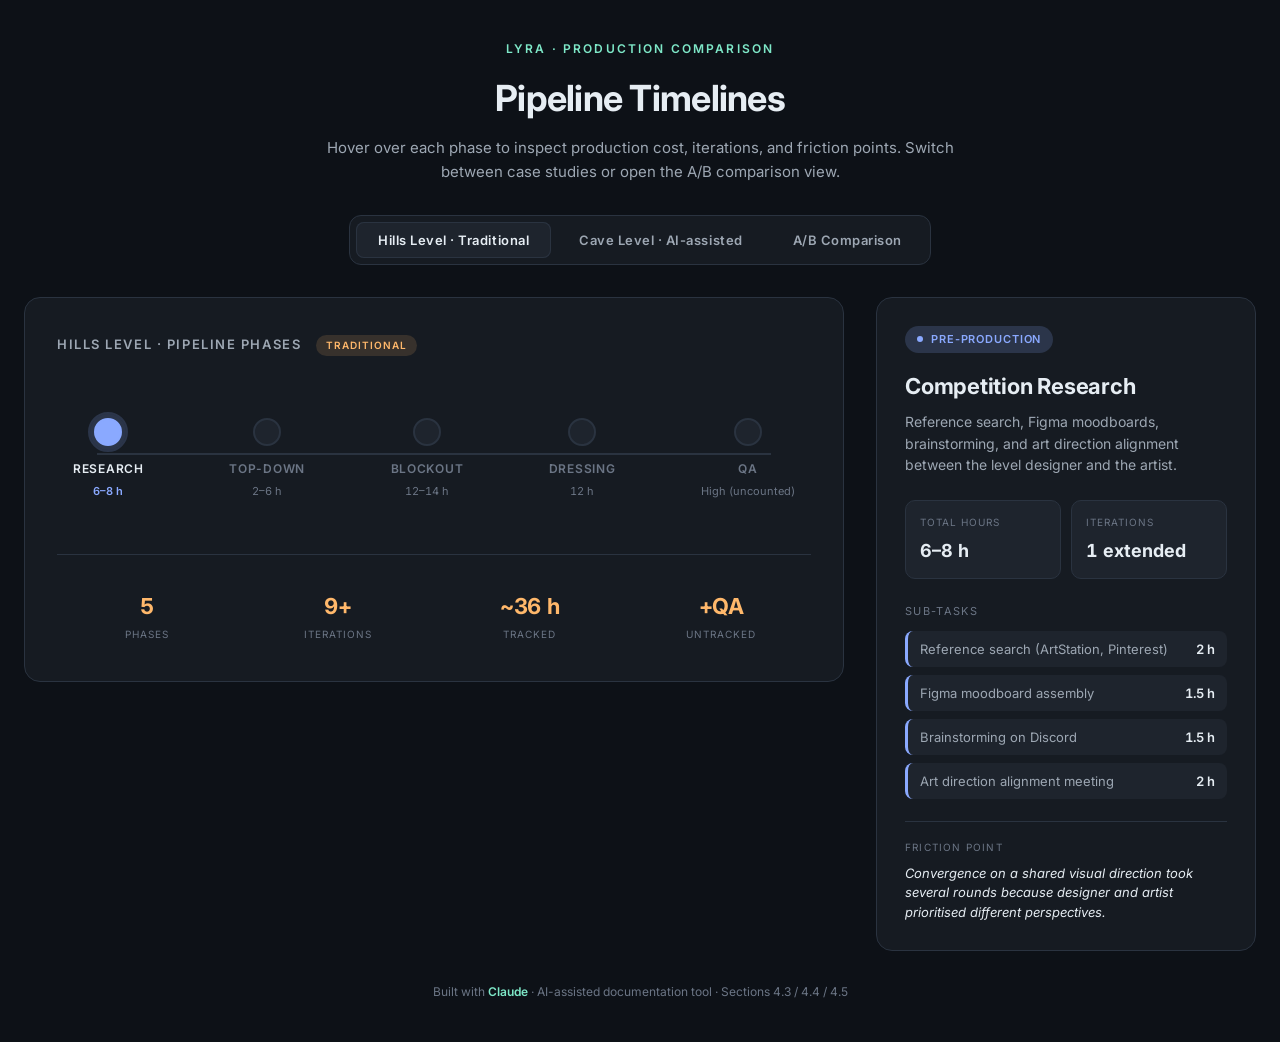
<file: assets/html/ab-comparison.html>
<!DOCTYPE html>
<html lang="en">
<head>
<meta charset="UTF-8" />
<meta name="viewport" content="width=device-width, initial-scale=1.0" />
<title>Lyra — Production Timelines</title>
<link href="https://fonts.googleapis.com/css2?family=Inter:wght@300;400;500;600;700;800&display=swap" rel="stylesheet">
<style>
  :root {
    --bg-0: #0d1117;
    --bg-1: #161b22;
    --bg-2: #1e242d;
    --line: #2a3340;
    --text-1: #e6edf3;
    --text-2: #9da7b3;
    --text-3: #6b7585;
    --accent: #7ee8c8;
    --accent-soft: rgba(126, 232, 200, 0.12);
    --warn: #ffb86b;
    --warn-soft: rgba(255, 184, 107, 0.14);
    --bad: #ff7a85;
    --bad-soft: rgba(255, 122, 133, 0.14);
    --neutral: #8aa9ff;
    --neutral-soft: rgba(138, 169, 255, 0.14);
    --purple: #c39bff;
    --purple-soft: rgba(195, 155, 255, 0.14);
  }

  * { box-sizing: border-box; margin: 0; padding: 0; }

  body {
    font-family: 'Inter', -apple-system, sans-serif;
    background: var(--bg-0);
    color: var(--text-1);
    min-height: 100vh;
    padding: 40px 24px;
    line-height: 1.55;
  }

  .container {
    max-width: 1280px;
    margin: 0 auto;
  }

  header {
    text-align: center;
    margin-bottom: 32px;
  }

  .eyebrow {
    color: var(--accent);
    font-size: 12px;
    font-weight: 600;
    letter-spacing: 0.18em;
    text-transform: uppercase;
    margin-bottom: 12px;
  }

  h1 {
    font-size: 36px;
    font-weight: 700;
    letter-spacing: -0.02em;
    margin-bottom: 10px;
  }

  .subtitle {
    color: var(--text-2);
    font-size: 15px;
    max-width: 660px;
    margin: 0 auto;
  }

  /* Tabs */
  .tabs {
    display: flex;
    justify-content: center;
    gap: 6px;
    margin-bottom: 32px;
    background: var(--bg-1);
    border: 1px solid var(--line);
    border-radius: 12px;
    padding: 6px;
    width: fit-content;
    margin-left: auto;
    margin-right: auto;
  }

  .tab {
    padding: 10px 22px;
    border-radius: 8px;
    background: transparent;
    color: var(--text-2);
    border: none;
    cursor: pointer;
    font-family: inherit;
    font-size: 13px;
    font-weight: 600;
    letter-spacing: 0.04em;
    transition: all 0.2s ease;
  }

  .tab:hover { color: var(--text-1); }

  .tab.active {
    background: var(--bg-2);
    color: var(--text-1);
    box-shadow: inset 0 0 0 1px var(--line);
  }

  .tab-content { display: none; }
  .tab-content.active { display: block; }

  /* Layout */
  .layout {
    display: grid;
    grid-template-columns: 1fr 380px;
    gap: 32px;
    align-items: start;
  }

  @media (max-width: 980px) {
    .layout { grid-template-columns: 1fr; }
  }

  .timeline-card {
    background: var(--bg-1);
    border: 1px solid var(--line);
    border-radius: 16px;
    padding: 36px 32px 28px;
  }

  .timeline-title {
    font-size: 13px;
    font-weight: 600;
    color: var(--text-2);
    text-transform: uppercase;
    letter-spacing: 0.12em;
    margin-bottom: 32px;
  }

  .timeline-title .pill {
    display: inline-block;
    margin-left: 10px;
    padding: 3px 10px;
    border-radius: 999px;
    font-size: 10px;
    background: var(--accent-soft);
    color: var(--accent);
    letter-spacing: 0.1em;
  }

  .timeline-title .pill.trad { background: var(--warn-soft); color: var(--warn); }

  .timeline {
    position: relative;
    display: flex;
    justify-content: space-between;
    align-items: center;
    padding: 30px 16px 18px;
  }

  .timeline-track {
    position: absolute;
    left: 40px;
    right: 40px;
    top: 50%;
    height: 2px;
    background: var(--line);
    z-index: 0;
  }

  .phase {
    position: relative;
    z-index: 2;
    display: flex;
    flex-direction: column;
    align-items: center;
    cursor: pointer;
    transition: transform 0.2s ease;
  }

  .phase:hover { transform: translateY(-2px); }

  .phase-dot {
    width: 28px;
    height: 28px;
    border-radius: 50%;
    background: var(--bg-2);
    border: 2px solid var(--line);
    transition: all 0.25s ease;
    position: relative;
  }

  .phase-dot::after {
    content: "";
    position: absolute;
    inset: -8px;
    border-radius: 50%;
    border: 2px solid transparent;
    transition: border-color 0.25s ease;
  }

  .phase.active .phase-dot {
    background: var(--phase-color);
    border-color: var(--phase-color);
    box-shadow: 0 0 0 4px var(--phase-soft);
  }

  .phase.active .phase-dot::after {
    border-color: var(--phase-soft);
  }

  .phase-label {
    margin-top: 14px;
    font-size: 12px;
    font-weight: 600;
    color: var(--text-3);
    text-align: center;
    text-transform: uppercase;
    letter-spacing: 0.06em;
    transition: color 0.25s ease;
    max-width: 110px;
  }

  .phase.active .phase-label { color: var(--text-1); }

  .phase-hours {
    margin-top: 4px;
    font-size: 11px;
    color: var(--text-3);
    font-variant-numeric: tabular-nums;
  }

  .phase.active .phase-hours { color: var(--phase-color); font-weight: 600; }

  .totals-row {
    margin-top: 36px;
    display: grid;
    grid-template-columns: repeat(4, 1fr);
    gap: 12px;
    padding-top: 24px;
    border-top: 1px solid var(--line);
  }

  .stat {
    text-align: center;
    padding: 10px 6px;
  }

  .stat-value {
    font-size: 22px;
    font-weight: 700;
    color: var(--accent);
    font-variant-numeric: tabular-nums;
    letter-spacing: -0.01em;
  }

  .stat-value.trad { color: var(--warn); }

  .stat-label {
    font-size: 10px;
    color: var(--text-3);
    text-transform: uppercase;
    letter-spacing: 0.1em;
    margin-top: 4px;
  }

  /* Detail panel */
  .detail-card {
    background: var(--bg-1);
    border: 1px solid var(--line);
    border-radius: 16px;
    padding: 28px;
    position: sticky;
    top: 24px;
    min-height: 460px;
    display: flex;
    flex-direction: column;
  }

  .detail-tag {
    display: inline-flex;
    align-items: center;
    gap: 8px;
    padding: 5px 12px;
    border-radius: 999px;
    font-size: 11px;
    font-weight: 600;
    letter-spacing: 0.08em;
    text-transform: uppercase;
    background: var(--phase-soft);
    color: var(--phase-color);
    width: fit-content;
    margin-bottom: 16px;
    transition: all 0.3s ease;
  }

  .detail-tag .dot {
    width: 6px;
    height: 6px;
    border-radius: 50%;
    background: var(--phase-color);
  }

  .detail-name {
    font-size: 22px;
    font-weight: 700;
    margin-bottom: 8px;
    letter-spacing: -0.01em;
  }

  .detail-desc {
    color: var(--text-2);
    font-size: 14px;
    margin-bottom: 24px;
  }

  .detail-metrics {
    display: grid;
    grid-template-columns: 1fr 1fr;
    gap: 10px;
    margin-bottom: 24px;
  }

  .metric {
    background: var(--bg-2);
    border: 1px solid var(--line);
    border-radius: 10px;
    padding: 14px 14px;
  }

  .metric-label {
    font-size: 10px;
    color: var(--text-3);
    text-transform: uppercase;
    letter-spacing: 0.1em;
    margin-bottom: 6px;
  }

  .metric-value {
    font-size: 18px;
    font-weight: 700;
    color: var(--text-1);
    font-variant-numeric: tabular-nums;
  }

  .breakdown-title {
    font-size: 11px;
    color: var(--text-3);
    text-transform: uppercase;
    letter-spacing: 0.12em;
    margin-bottom: 10px;
  }

  .breakdown {
    display: flex;
    flex-direction: column;
    gap: 8px;
    margin-bottom: 22px;
  }

  .breakdown-item {
    display: flex;
    justify-content: space-between;
    align-items: center;
    font-size: 13px;
    padding: 8px 12px;
    background: var(--bg-2);
    border-radius: 8px;
    border-left: 3px solid var(--phase-color);
  }

  .breakdown-name { color: var(--text-2); }
  .breakdown-time { color: var(--text-1); font-weight: 600; font-variant-numeric: tabular-nums; }

  .friction {
    margin-top: auto;
    padding-top: 18px;
    border-top: 1px solid var(--line);
  }

  .friction-label {
    font-size: 10px;
    color: var(--text-3);
    text-transform: uppercase;
    letter-spacing: 0.12em;
    margin-bottom: 8px;
  }

  .friction-text {
    font-size: 13px;
    color: var(--text-1);
    font-style: italic;
    line-height: 1.5;
  }

  /* A/B Comparison */
  .ab-grid {
    display: grid;
    grid-template-columns: 1fr;
    gap: 24px;
  }

  .ab-card {
    background: var(--bg-1);
    border: 1px solid var(--line);
    border-radius: 16px;
    padding: 28px 32px;
  }

  .ab-card h3 {
    font-size: 13px;
    font-weight: 600;
    color: var(--text-2);
    text-transform: uppercase;
    letter-spacing: 0.12em;
    margin-bottom: 24px;
  }

  /* Side-by-side stats */
  .ab-stats {
    display: grid;
    grid-template-columns: repeat(4, 1fr);
    gap: 14px;
  }

  .ab-stat {
    background: var(--bg-2);
    border: 1px solid var(--line);
    border-radius: 12px;
    padding: 18px 16px;
  }

  .ab-stat-label {
    font-size: 10px;
    color: var(--text-3);
    text-transform: uppercase;
    letter-spacing: 0.1em;
    margin-bottom: 14px;
  }

  .ab-stat-row {
    display: flex;
    justify-content: space-between;
    align-items: baseline;
    margin-bottom: 6px;
  }

  .ab-stat-row .key {
    font-size: 11px;
    color: var(--text-3);
    font-weight: 500;
  }

  .ab-stat-row .val {
    font-size: 17px;
    font-weight: 700;
    font-variant-numeric: tabular-nums;
    letter-spacing: -0.01em;
  }

  .ab-stat-row.trad .val { color: var(--warn); }
  .ab-stat-row.ai .val { color: var(--accent); }

  .ab-stat-delta {
    margin-top: 8px;
    padding-top: 8px;
    border-top: 1px solid var(--line);
    font-size: 11px;
    color: var(--accent);
    font-weight: 700;
    text-align: right;
    font-variant-numeric: tabular-nums;
  }

  /* Bar chart per phase */
  .phase-bars {
    display: flex;
    flex-direction: column;
    gap: 14px;
  }

  .phase-bar-row {
    display: grid;
    grid-template-columns: 130px 1fr 70px;
    gap: 14px;
    align-items: center;
  }

  .phase-bar-label {
    font-size: 12px;
    font-weight: 600;
    color: var(--text-1);
  }

  .phase-bar-track {
    position: relative;
    height: 32px;
    display: flex;
    flex-direction: column;
    gap: 4px;
  }

  .bar {
    height: 14px;
    border-radius: 4px;
    position: relative;
    transition: width 0.6s ease;
  }

  .bar.trad { background: var(--warn); }
  .bar.ai { background: var(--accent); }

  .bar-label {
    position: absolute;
    right: 8px;
    top: 50%;
    transform: translateY(-50%);
    font-size: 10px;
    font-weight: 700;
    color: var(--bg-0);
    font-variant-numeric: tabular-nums;
  }

  .phase-bar-delta {
    font-size: 12px;
    font-weight: 700;
    color: var(--accent);
    text-align: right;
    font-variant-numeric: tabular-nums;
  }

  .phase-bar-delta.neutral { color: var(--text-3); }

  .legend {
    display: flex;
    gap: 18px;
    margin-bottom: 18px;
    font-size: 11px;
    color: var(--text-2);
  }

  .legend-item {
    display: flex;
    align-items: center;
    gap: 6px;
  }

  .legend-dot {
    width: 10px;
    height: 10px;
    border-radius: 3px;
  }

  .legend-dot.trad { background: var(--warn); }
  .legend-dot.ai { background: var(--accent); }

  /* Insights box */
  .insights {
    display: grid;
    grid-template-columns: 1fr 1fr;
    gap: 14px;
  }

  .insight {
    background: var(--bg-2);
    border: 1px solid var(--line);
    border-radius: 12px;
    padding: 18px;
    border-left: 3px solid var(--accent);
  }

  .insight.warn { border-left-color: var(--warn); }
  .insight.neutral { border-left-color: var(--neutral); }

  .insight-title {
    font-size: 11px;
    color: var(--text-3);
    text-transform: uppercase;
    letter-spacing: 0.1em;
    margin-bottom: 10px;
  }

  .insight-headline {
    font-size: 22px;
    font-weight: 700;
    color: var(--text-1);
    margin-bottom: 6px;
    font-variant-numeric: tabular-nums;
  }

  .insight-headline.ai { color: var(--accent); }
  .insight-headline.trad { color: var(--warn); }

  .insight-desc {
    font-size: 12px;
    color: var(--text-2);
    line-height: 1.5;
  }

  .footer {
    text-align: center;
    margin-top: 32px;
    color: var(--text-3);
    font-size: 12px;
  }

  .footer span { color: var(--accent); font-weight: 600; }
</style>
</head>
<body>
  <div class="container">
    <header>
      <div class="eyebrow">Lyra · Production Comparison</div>
      <h1>Pipeline Timelines</h1>
      <p class="subtitle">Hover over each phase to inspect production cost, iterations, and friction points. Switch between case studies or open the A/B comparison view.</p>
    </header>

    <div class="tabs">
      <button class="tab active" data-tab="hills">Hills Level · Traditional</button>
      <button class="tab" data-tab="cave">Cave Level · AI-assisted</button>
      <button class="tab" data-tab="ab">A/B Comparison</button>
    </div>

    <!-- HILLS TAB -->
    <div class="tab-content active" id="tab-hills">
      <div class="layout">
        <div class="timeline-card">
          <div class="timeline-title">Hills Level · Pipeline Phases <span class="pill trad">Traditional</span></div>
          <div class="timeline" id="timeline-hills">
            <div class="timeline-track"></div>
          </div>
          <div class="totals-row">
            <div class="stat"><div class="stat-value trad">5</div><div class="stat-label">Phases</div></div>
            <div class="stat"><div class="stat-value trad">9+</div><div class="stat-label">Iterations</div></div>
            <div class="stat"><div class="stat-value trad">~36 h</div><div class="stat-label">Tracked</div></div>
            <div class="stat"><div class="stat-value trad">+QA</div><div class="stat-label">Untracked</div></div>
          </div>
        </div>
        <div class="detail-card" id="detail-hills">
          <div class="detail-tag"><span class="dot"></span><span class="d-tag">Pre-production</span></div>
          <div class="detail-name d-name">—</div>
          <div class="detail-desc d-desc">—</div>
          <div class="detail-metrics">
            <div class="metric"><div class="metric-label">Total Hours</div><div class="metric-value d-hours">—</div></div>
            <div class="metric"><div class="metric-label">Iterations</div><div class="metric-value d-iter">—</div></div>
          </div>
          <div class="breakdown-title">Sub-tasks</div>
          <div class="breakdown d-breakdown"></div>
          <div class="friction">
            <div class="friction-label">Friction Point</div>
            <div class="friction-text d-friction">—</div>
          </div>
        </div>
      </div>
    </div>

    <!-- CAVE TAB -->
    <div class="tab-content" id="tab-cave">
      <div class="layout">
        <div class="timeline-card">
          <div class="timeline-title">Cave Level · Pipeline Phases <span class="pill">AI-assisted</span></div>
          <div class="timeline" id="timeline-cave">
            <div class="timeline-track"></div>
          </div>
          <div class="totals-row">
            <div class="stat"><div class="stat-value">5</div><div class="stat-label">Phases</div></div>
            <div class="stat"><div class="stat-value">8</div><div class="stat-label">Iterations</div></div>
            <div class="stat"><div class="stat-value">~24 h</div><div class="stat-label">Tracked</div></div>
            <div class="stat"><div class="stat-value">Auto</div><div class="stat-label">QA</div></div>
          </div>
        </div>
        <div class="detail-card" id="detail-cave">
          <div class="detail-tag"><span class="dot"></span><span class="d-tag">Pre-production</span></div>
          <div class="detail-name d-name">—</div>
          <div class="detail-desc d-desc">—</div>
          <div class="detail-metrics">
            <div class="metric"><div class="metric-label">Total Hours</div><div class="metric-value d-hours">—</div></div>
            <div class="metric"><div class="metric-label">Iterations</div><div class="metric-value d-iter">—</div></div>
          </div>
          <div class="breakdown-title">Sub-tasks</div>
          <div class="breakdown d-breakdown"></div>
          <div class="friction">
            <div class="friction-label">AI Tool Used</div>
            <div class="friction-text d-friction">—</div>
          </div>
        </div>
      </div>
    </div>

    <!-- A/B TAB -->
    <div class="tab-content" id="tab-ab">
      <div class="ab-grid">

        <!-- Headline insights -->
        <div class="ab-card">
          <h3>Production summary</h3>
          <div class="insights">
            <div class="insight">
              <div class="insight-title">Total tracked time</div>
              <div class="insight-headline ai">−33%</div>
              <div class="insight-desc">From ~36h on the Hills Level to ~24h on the Cave Level, across all five pipeline phases.</div>
            </div>
            <div class="insight">
              <div class="insight-title">Iteration count</div>
              <div class="insight-headline ai">−11%</div>
              <div class="insight-desc">From 9+ iterations on Hills to 8 on Cave. AI-assisted phases needed fewer rework cycles.</div>
            </div>
            <div class="insight neutral">
              <div class="insight-title">Bias mitigation</div>
              <div class="insight-headline ai">−70%</div>
              <div class="insight-desc">Estimated 10–20h of external playtest mitigation reduced to 4–6h, by shifting the bias-free signal earlier in the loop.</div>
            </div>
            <div class="insight warn">
              <div class="insight-title">QA overhead</div>
              <div class="insight-headline trad">Eliminated</div>
              <div class="insight-desc">Manual builds and Drive distribution replaced by passive Jenkins dashboard. Hours dropped to negligible.</div>
            </div>
          </div>
        </div>

        <!-- Phase-by-phase comparison -->
        <div class="ab-card">
          <h3>Hours per phase</h3>
          <div class="legend">
            <div class="legend-item"><span class="legend-dot trad"></span>Hills (Traditional)</div>
            <div class="legend-item"><span class="legend-dot ai"></span>Cave (AI-assisted)</div>
            <div class="legend-item" style="margin-left:auto;color:var(--text-3)">Bars scaled to maximum 14h</div>
          </div>
          <div class="phase-bars" id="ab-bars"></div>
        </div>

        <!-- Detailed per-phase metrics -->
        <div class="ab-card">
          <h3>Phase metrics breakdown</h3>
          <div class="ab-stats">
            <div class="ab-stat">
              <div class="ab-stat-label">Research</div>
              <div class="ab-stat-row trad"><span class="key">Hills</span><span class="val">7 h</span></div>
              <div class="ab-stat-row ai"><span class="key">Cave</span><span class="val">&lt;2 h</span></div>
              <div class="ab-stat-delta">−71%</div>
            </div>
            <div class="ab-stat">
              <div class="ab-stat-label">Top-down</div>
              <div class="ab-stat-row trad"><span class="key">Hills</span><span class="val">4 h</span></div>
              <div class="ab-stat-row ai"><span class="key">Cave</span><span class="val">&lt;3 h</span></div>
              <div class="ab-stat-delta">−38%</div>
            </div>
            <div class="ab-stat">
              <div class="ab-stat-label">Blockout</div>
              <div class="ab-stat-row trad"><span class="key">Hills</span><span class="val">13 h</span></div>
              <div class="ab-stat-row ai"><span class="key">Cave</span><span class="val">10 h</span></div>
              <div class="ab-stat-delta">−23%</div>
            </div>
            <div class="ab-stat">
              <div class="ab-stat-label">Dressing</div>
              <div class="ab-stat-row trad"><span class="key">Hills</span><span class="val">12 h</span></div>
              <div class="ab-stat-row ai"><span class="key">Cave</span><span class="val">7.5 h</span></div>
              <div class="ab-stat-delta">−37%</div>
            </div>
          </div>
        </div>

      </div>
    </div>

    <div class="footer">
      Built with <span>Claude</span> · AI-assisted documentation tool · Sections 4.3 / 4.4 / 4.5
    </div>
  </div>

<script>
  // ---------- DATA ----------
  const phaseColors = {
    research: { color: '#8aa9ff', soft: 'rgba(138,169,255,0.18)' },
    topdown:  { color: '#c39bff', soft: 'rgba(195,155,255,0.18)' },
    blockout: { color: '#7ee8c8', soft: 'rgba(126,232,200,0.18)' },
    dressing: { color: '#ffb86b', soft: 'rgba(255,184,107,0.18)' },
    qa:       { color: '#ff7a85', soft: 'rgba(255,122,133,0.18)' }
  };

  const phaseOrder = ['research', 'topdown', 'blockout', 'dressing', 'qa'];
  const phaseShort = { research: 'Research', topdown: 'Top-down', blockout: 'Blockout', dressing: 'Dressing', qa: 'QA' };

  const hillsData = {
    research: {
      tag: 'Pre-production', name: 'Competition Research',
      desc: 'Reference search, Figma moodboards, brainstorming, and art direction alignment between the level designer and the artist.',
      hours: '6–8 h', iter: '1 extended',
      breakdown: [
        ['Reference search (ArtStation, Pinterest)', '2 h'],
        ['Figma moodboard assembly', '1.5 h'],
        ['Brainstorming on Discord', '1.5 h'],
        ['Art direction alignment meeting', '2 h']
      ],
      friction: 'Convergence on a shared visual direction took several rounds because designer and artist prioritised different perspectives.'
    },
    topdown: {
      tag: 'Spatial Planning', name: 'Top-down Map',
      desc: 'Two-dimensional layout of routes, blockers, puzzle locations, and key decision points, produced with a D&D map editor.',
      hours: '2–6 h', iter: '2–3',
      breakdown: [
        ['Initial route layout', '1.5 h'],
        ['Puzzle and blocker placement', '1.5 h'],
        ['Spatial proportion refinement', '1.5 h']
      ],
      friction: 'The resulting document was hard to read for team members not involved in its creation.'
    },
    blockout: {
      tag: 'Production', name: 'Blockout',
      desc: 'Three sub-phases moving the level from a rough geometric base to a fully testable space with guidance and puzzle mechanics.',
      hours: '12–14 h', iter: '3 main + 2–3 reworks',
      breakdown: [
        ['Cube grid base (Modeling Tool)', '2.5 h'],
        ['Landscape sculpting pass', '2.5 h'],
        ['Guidance + puzzle integration', '2 h'],
        ['Post-testing reworks', '6 h']
      ],
      friction: 'Reworks required the designer to manually identify each issue after each playtest, with no external validation in the loop.'
    },
    dressing: {
      tag: 'Visual Direction', name: 'Dressing',
      desc: 'Initial placeholder pass by the level designer, followed by an art bible alignment meeting and two art passes by the artist.',
      hours: '12 h', iter: '3',
      breakdown: [
        ['Self-dressing placeholder pass', '4 h'],
        ['Art bible alignment meeting', '2 h'],
        ['First art pass by artist', '4 h'],
        ['Secondary corrections (water, grass, trees)', '2 h']
      ],
      friction: 'The first art pass could not begin until the alignment meeting closed the art bible, blocking the artist for several days.'
    },
    qa: {
      tag: 'Validation', name: 'QA Validation',
      desc: 'Manual build generation, distribution through Google Drive, and recurring blocking errors that forced full restarts.',
      hours: 'High (uncounted)', iter: 'Continuous',
      breakdown: [
        ['Manual Unreal builds', '1–3 h each'],
        ['Build error recovery', 'Variable'],
        ['Google Drive upload (~1.5 GB)', '~30 min each'],
        ['Internal playtesting sessions', 'Variable']
      ],
      friction: 'The total cost is impossible to estimate accurately. The traditional QA workflow made time invisible.'
    }
  };

  const caveData = {
    research: {
      tag: 'Pre-production', name: 'Competition Research',
      desc: 'Single Claude session using the briefing prompt, with the GDD attached and Cave Level parameters specified inline.',
      hours: '<2 h', iter: '1',
      breakdown: [
        ['GDD attachment + prompt setup', '20 min'],
        ['Claude briefing generation', '15 min'],
        ['Output review with the artist', '45 min']
      ],
      friction: 'Briefing prompt (Claude). Replaced moodboard convergence with a structured brief shared at the same session.'
    },
    topdown: {
      tag: 'Spatial Planning', name: 'Top-down Map',
      desc: 'Hand-drawn Confluence map processed through the Claude HTML prompt, producing an interactive diagram with auto-generated legibility analysis.',
      hours: '<3 h', iter: '1',
      breakdown: [
        ['Source diagram upload', '15 min'],
        ['HTML generation (Claude)', '45 min'],
        ['Legibility analysis review', '30 min'],
        ['Output adjustments', '45 min']
      ],
      friction: 'HTML diagram prompt (Claude). Surfaced two design gaps not visible in the original document.'
    },
    blockout: {
      tag: 'Production', name: 'Blockout',
      desc: 'Same three sub-phases as Hills, with the rework loop compressed by AI-assisted compositional reading on screenshots.',
      hours: '9–11 h', iter: '3 main + 1–2 reworks',
      breakdown: [
        ['Cube grid base', '2.5 h'],
        ['Landscape sculpting pass', '2.5 h'],
        ['Guidance + puzzle integration', '2 h'],
        ['AI-validated reworks', '3–4 h']
      ],
      friction: 'Guidance Validation (Claude + Gemini). Bias-free reading entered the loop during blockout, not after playtest.'
    },
    dressing: {
      tag: 'Visual Direction', name: 'Dressing',
      desc: 'AI-generated visual reference replaced the placeholder pass; alignment and art pass remained but with a shared visual anchor.',
      hours: '7–8 h', iter: '3',
      breakdown: [
        ['AI reference generation (ChatGPT)', '10 min'],
        ['Art bible alignment meeting', '1 h'],
        ['First art pass by artist', '4 h'],
        ['Secondary corrections', '1.5 h']
      ],
      friction: 'Dressing prompt (Claude → Gemini/ChatGPT). Conversation anchored to a shared visual artefact from the first session.'
    },
    qa: {
      tag: 'Validation', name: 'QA Validation',
      desc: 'Nightly automated Jenkins builds delivered through a web dashboard, with functional tests already attached on arrival.',
      hours: 'Negligible', iter: 'Continuous (passive)',
      breakdown: [
        ['Triggering builds', '0 (automated)'],
        ['Distribution', '0 (dashboard)'],
        ['Build status check', '< 5 min/day'],
        ['Functional test results', 'Auto-attached']
      ],
      friction: 'Jenkins + Build Dashboard (custom). Manual build cost dropped to zero. Team consults instead of triggering.'
    }
  };

  // ---------- TIMELINE BUILDER ----------
  function buildTimeline(containerId, dataset, panel) {
    const container = document.getElementById(containerId);
    phaseOrder.forEach((id, i) => {
      const phase = document.createElement('div');
      phase.className = 'phase' + (i === 0 ? ' active' : '');
      phase.dataset.id = id;
      phase.style.setProperty('--phase-color', phaseColors[id].color);
      phase.style.setProperty('--phase-soft', phaseColors[id].soft);
      phase.innerHTML = `
        <div class="phase-dot"></div>
        <div class="phase-label">${phaseShort[id]}</div>
        <div class="phase-hours">${dataset[id].hours}</div>
      `;
      phase.addEventListener('mouseenter', () => updatePanel(containerId, panel, dataset, id));
      phase.addEventListener('click', () => updatePanel(containerId, panel, dataset, id));
      container.appendChild(phase);
    });
  }

  function updatePanel(timelineId, panelId, dataset, id) {
    const p = dataset[id];
    if (!p) return;

    const panel = document.getElementById(panelId);
    panel.style.setProperty('--phase-color', phaseColors[id].color);
    panel.style.setProperty('--phase-soft', phaseColors[id].soft);

    const timeline = document.getElementById(timelineId);
    timeline.querySelectorAll('.phase').forEach(d => d.classList.remove('active'));
    timeline.querySelector(`.phase[data-id="${id}"]`).classList.add('active');

    panel.querySelector('.d-tag').textContent = p.tag;
    panel.querySelector('.d-name').textContent = p.name;
    panel.querySelector('.d-desc').textContent = p.desc;
    panel.querySelector('.d-hours').textContent = p.hours;
    panel.querySelector('.d-iter').textContent = p.iter;
    panel.querySelector('.d-friction').textContent = p.friction;

    const breakdown = panel.querySelector('.d-breakdown');
    breakdown.innerHTML = '';
    p.breakdown.forEach(([name, time]) => {
      const item = document.createElement('div');
      item.className = 'breakdown-item';
      item.style.borderLeftColor = phaseColors[id].color;
      item.innerHTML = `<span class="breakdown-name">${name}</span><span class="breakdown-time">${time}</span>`;
      breakdown.appendChild(item);
    });
  }

  buildTimeline('timeline-hills', hillsData, 'detail-hills');
  buildTimeline('timeline-cave', caveData, 'detail-cave');
  updatePanel('timeline-hills', 'detail-hills', hillsData, 'research');
  updatePanel('timeline-cave', 'detail-cave', caveData, 'research');

  // ---------- A/B BARS ----------
  const abPhases = [
    { id: 'research', label: 'Research', trad: 7, ai: 1.5, tradLabel: '6–8h', aiLabel: '<2h' },
    { id: 'topdown',  label: 'Top-down map', trad: 4, ai: 2.5, tradLabel: '2–6h', aiLabel: '<3h' },
    { id: 'blockout', label: 'Blockout', trad: 13, ai: 10, tradLabel: '12–14h', aiLabel: '9–11h' },
    { id: 'dressing', label: 'Dressing', trad: 12, ai: 7.5, tradLabel: '12h', aiLabel: '7–8h' },
    { id: 'qa',       label: 'QA validation', trad: 14, ai: 0.5, tradLabel: 'High*', aiLabel: 'Auto' }
  ];

  const maxScale = 14;
  const barsContainer = document.getElementById('ab-bars');
  abPhases.forEach(p => {
    const tradWidth = Math.min(100, (p.trad / maxScale) * 100);
    const aiWidth = Math.min(100, (p.ai / maxScale) * 100);
    const delta = p.id === 'qa' ? '−Auto' : `−${Math.round((1 - p.ai / p.trad) * 100)}%`;
    const row = document.createElement('div');
    row.className = 'phase-bar-row';
    row.innerHTML = `
      <div class="phase-bar-label">${p.label}</div>
      <div class="phase-bar-track">
        <div class="bar trad" style="width:${tradWidth}%"><span class="bar-label">${p.tradLabel}</span></div>
        <div class="bar ai" style="width:${aiWidth}%"><span class="bar-label">${p.aiLabel}</span></div>
      </div>
      <div class="phase-bar-delta">${delta}</div>
    `;
    barsContainer.appendChild(row);
  });

  // ---------- TABS ----------
  document.querySelectorAll('.tab').forEach(tab => {
    tab.addEventListener('click', () => {
      document.querySelectorAll('.tab').forEach(t => t.classList.remove('active'));
      document.querySelectorAll('.tab-content').forEach(c => c.classList.remove('active'));
      tab.classList.add('active');
      document.getElementById('tab-' + tab.dataset.tab).classList.add('active');
    });
  });
</script>
</body>
</html>
</file>
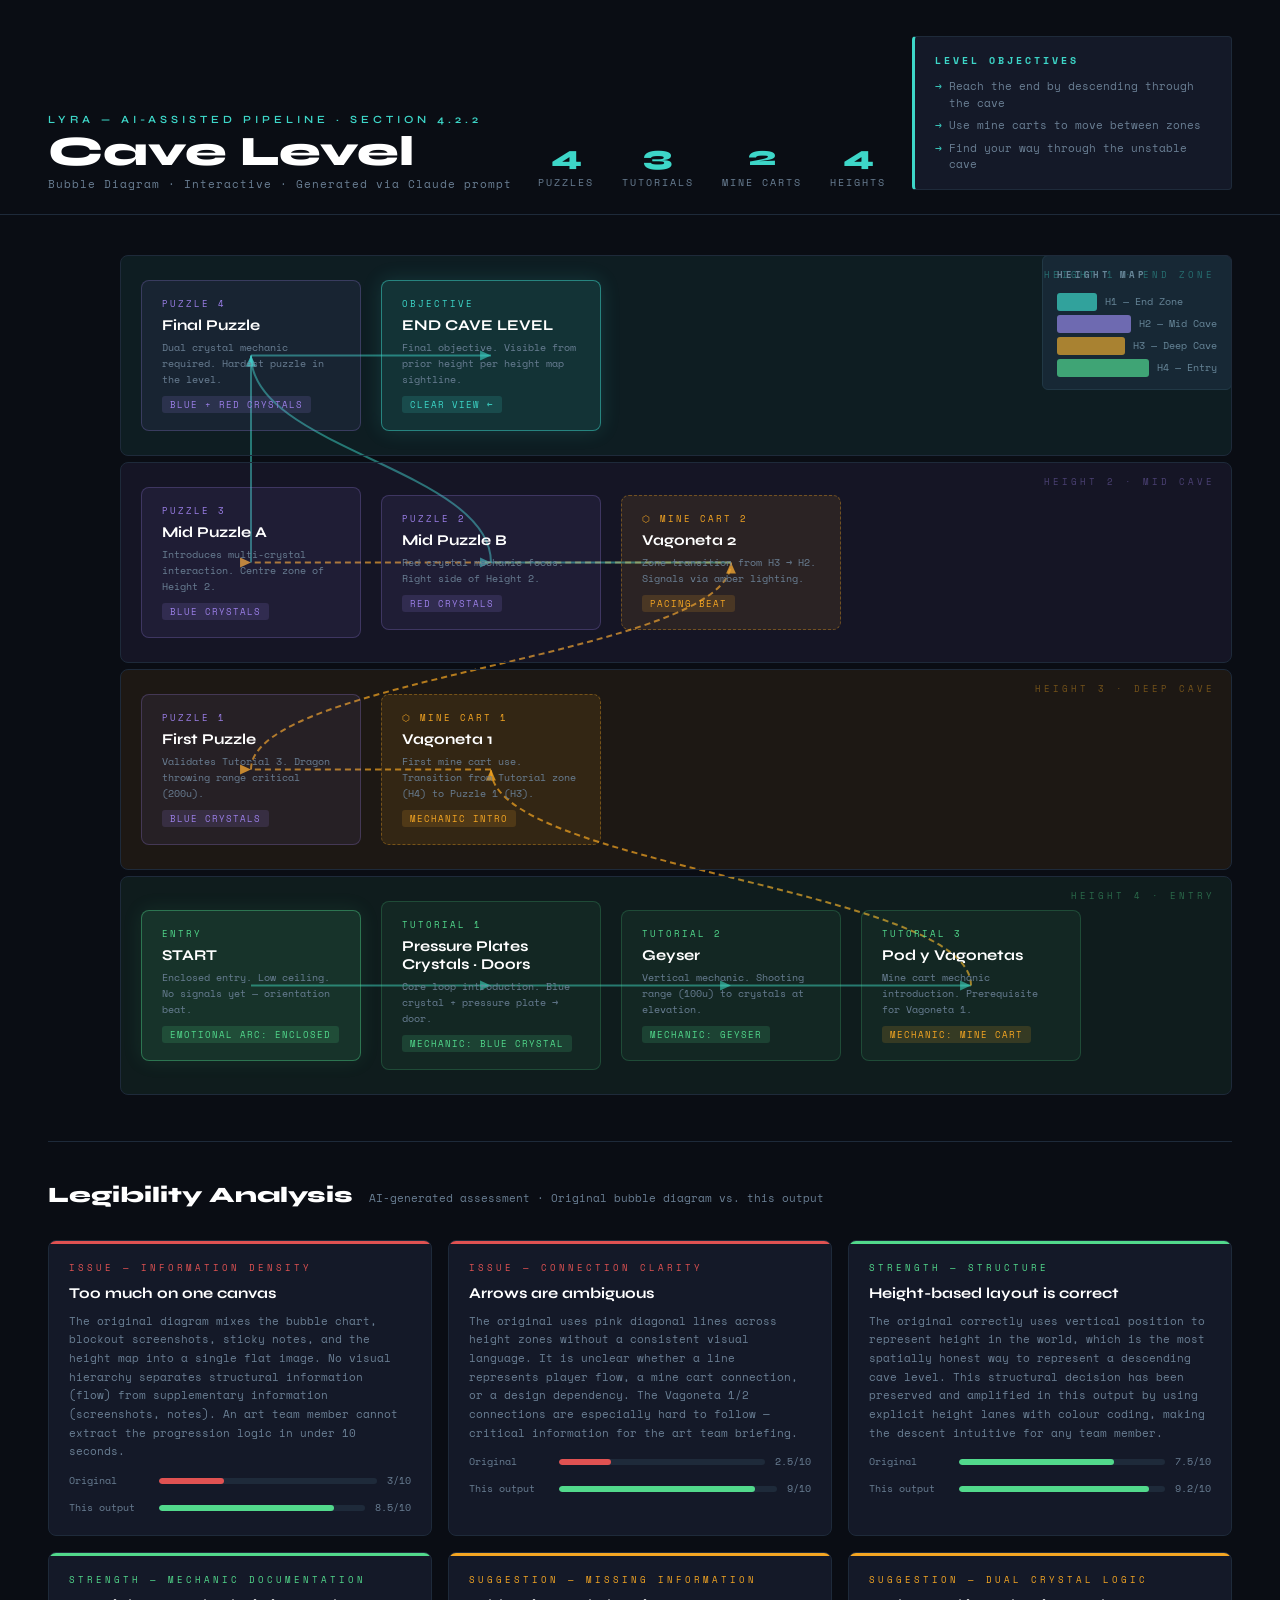
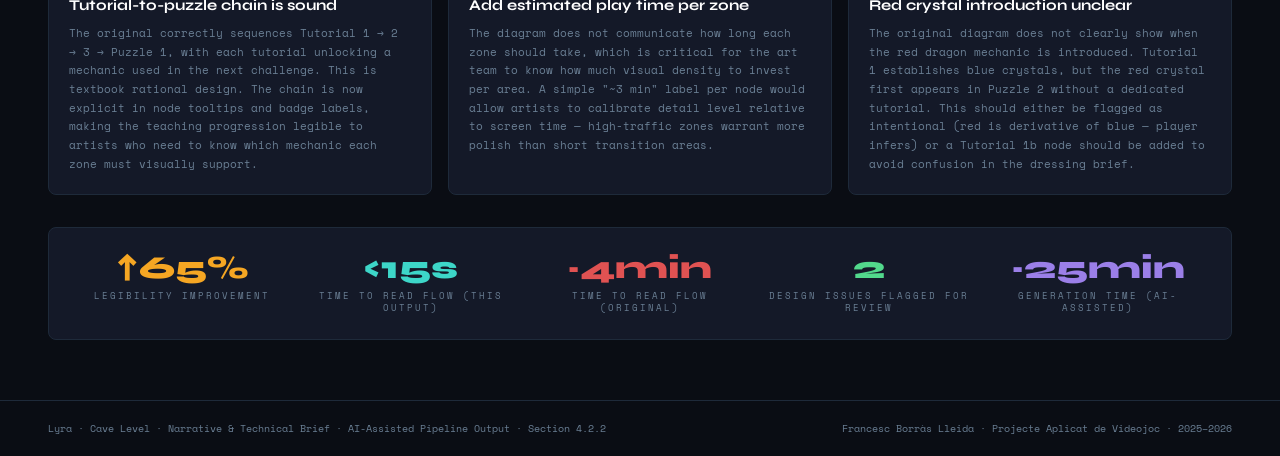
<file: assets/html/cave-diagram.html>
<!DOCTYPE html>
<html lang="en">
<head>
<meta charset="UTF-8">
<meta name="viewport" content="width=device-width, initial-scale=1.0">
<title>Cave Level — Bubble Diagram</title>
<link href="https://fonts.googleapis.com/css2?family=Space+Mono:wght@400;700&family=Syne:wght@400;600;800&display=swap" rel="stylesheet">
<style>
  :root {
    --bg:        #0a0d14;
    --bg2:       #0f1420;
    --bg3:       #141928;
    --border:    #1e2a3a;
    --cyan:      #3dd6c8;
    --cyan-dim:  #1e7a73;
    --amber:     #f5a623;
    --amber-dim: #7a5010;
    --red:       #e05252;
    --green:     #52d98c;
    --purple:    #9b7fe8;
    --text:      #d0dce8;
    --text-dim:  #6a7f94;
    --h1-col:    rgba(61,214,200,0.08);
    --h2-col:    rgba(155,127,232,0.08);
    --h3-col:    rgba(245,166,35,0.08);
    --h4-col:    rgba(82,217,140,0.08);
  }

  * { box-sizing: border-box; margin: 0; padding: 0; }

  body {
    background: var(--bg);
    font-family: 'Space Mono', monospace;
    color: var(--text);
    min-height: 100vh;
    overflow-x: hidden;
  }

  /* ── HEADER ─────────────────────────────────────────────────────────── */
  header {
    padding: 36px 48px 24px;
    border-bottom: 1px solid var(--border);
    display: flex;
    align-items: flex-end;
    justify-content: space-between;
    gap: 24px;
    flex-wrap: wrap;
  }
  .header-title { line-height: 1; }
  .header-title .game { font-family: 'Syne', sans-serif; font-size: 11px; font-weight: 600; letter-spacing: 4px; color: var(--cyan); text-transform: uppercase; margin-bottom: 6px; }
  .header-title h1 { font-family: 'Syne', sans-serif; font-size: 42px; font-weight: 800; color: #fff; }
  .header-title .sub { font-size: 11px; color: var(--text-dim); margin-top: 6px; letter-spacing: 1px; }

  .header-meta { display: flex; gap: 28px; flex-wrap: wrap; }
  .meta-item { text-align: center; }
  .meta-item .val { font-family: 'Syne', sans-serif; font-size: 28px; font-weight: 800; color: var(--cyan); }
  .meta-item .key { font-size: 10px; color: var(--text-dim); letter-spacing: 2px; text-transform: uppercase; margin-top: 2px; }

  .objectives {
    background: var(--bg3);
    border: 1px solid var(--border);
    border-left: 3px solid var(--cyan);
    padding: 16px 20px;
    border-radius: 4px;
    max-width: 320px;
  }
  .objectives h3 { font-size: 10px; letter-spacing: 3px; color: var(--cyan); text-transform: uppercase; margin-bottom: 10px; }
  .objectives ul { list-style: none; display: flex; flex-direction: column; gap: 6px; }
  .objectives li { font-size: 11px; color: var(--text-dim); padding-left: 14px; position: relative; line-height: 1.5; }
  .objectives li::before { content: '→'; position: absolute; left: 0; color: var(--cyan); }

  /* ── MAIN DIAGRAM ────────────────────────────────────────────────────── */
  .diagram-wrapper {
    padding: 40px 48px;
    position: relative;
  }

  .height-label-col {
    position: absolute;
    left: 48px;
    top: 40px;
    bottom: 40px;
    width: 60px;
    display: flex;
    flex-direction: column;
  }

  .diagram-canvas {
    margin-left: 72px;
    position: relative;
  }

  .height-lane {
    position: relative;
    padding: 24px 20px;
    margin-bottom: 6px;
    border-radius: 8px;
    border: 1px solid var(--border);
    transition: border-color 0.3s;
    min-height: 140px;
    display: flex;
    align-items: center;
    gap: 20px;
    flex-wrap: wrap;
  }
  .height-lane:hover { border-color: rgba(61,214,200,0.25); }

  .lane-h1 { background: var(--h1-col); }
  .lane-h2 { background: var(--h2-col); }
  .lane-h3 { background: var(--h3-col); }
  .lane-h4 { background: var(--h4-col); }

  .lane-tag {
    position: absolute;
    top: 12px;
    right: 16px;
    font-size: 9px;
    letter-spacing: 3px;
    text-transform: uppercase;
    opacity: 0.4;
  }

  /* ── NODE CARDS ──────────────────────────────────────────────────────── */
  .node {
    border-radius: 8px;
    padding: 16px 20px;
    min-width: 160px;
    max-width: 220px;
    cursor: pointer;
    position: relative;
    transition: transform 0.2s, box-shadow 0.2s;
    border: 1px solid transparent;
  }
  .node:hover { transform: translateY(-3px); }

  .node-start {
    background: rgba(82,217,140,0.12);
    border-color: rgba(82,217,140,0.4);
    box-shadow: 0 0 20px rgba(82,217,140,0.1);
  }
  .node-start:hover { box-shadow: 0 6px 30px rgba(82,217,140,0.2); }

  .node-end {
    background: rgba(61,214,200,0.12);
    border-color: rgba(61,214,200,0.5);
    box-shadow: 0 0 20px rgba(61,214,200,0.15);
  }
  .node-end:hover { box-shadow: 0 6px 30px rgba(61,214,200,0.25); }

  .node-tutorial {
    background: rgba(82,217,140,0.06);
    border-color: rgba(82,217,140,0.2);
  }
  .node-tutorial:hover { border-color: rgba(82,217,140,0.5); box-shadow: 0 4px 20px rgba(82,217,140,0.12); }

  .node-puzzle {
    background: rgba(155,127,232,0.08);
    border-color: rgba(155,127,232,0.25);
  }
  .node-puzzle:hover { border-color: rgba(155,127,232,0.6); box-shadow: 0 4px 24px rgba(155,127,232,0.15); }

  .node-vagoneta {
    background: rgba(245,166,35,0.1);
    border-color: rgba(245,166,35,0.35);
    border-style: dashed;
  }
  .node-vagoneta:hover { border-color: rgba(245,166,35,0.7); box-shadow: 0 4px 24px rgba(245,166,35,0.2); }

  .node-tag {
    font-size: 9px;
    letter-spacing: 2px;
    text-transform: uppercase;
    margin-bottom: 6px;
    font-family: 'Space Mono', monospace;
  }
  .tag-start   { color: var(--green); }
  .tag-end     { color: var(--cyan); }
  .tag-tuto    { color: var(--green); }
  .tag-puzzle  { color: var(--purple); }
  .tag-vag     { color: var(--amber); }

  .node-title {
    font-family: 'Syne', sans-serif;
    font-size: 15px;
    font-weight: 700;
    color: #fff;
    line-height: 1.2;
    margin-bottom: 6px;
  }

  .node-desc {
    font-size: 10px;
    color: var(--text-dim);
    line-height: 1.6;
  }

  .node-badge {
    display: inline-block;
    margin-top: 8px;
    padding: 2px 8px;
    border-radius: 3px;
    font-size: 9px;
    letter-spacing: 1px;
    text-transform: uppercase;
  }
  .badge-green  { background: rgba(82,217,140,0.15);  color: var(--green); }
  .badge-purple { background: rgba(155,127,232,0.15); color: var(--purple); }
  .badge-amber  { background: rgba(245,166,35,0.15);  color: var(--amber); }
  .badge-cyan   { background: rgba(61,214,200,0.15);  color: var(--cyan); }

  /* ── SVG ARROWS ──────────────────────────────────────────────────────── */
  .arrows-svg {
    position: absolute;
    top: 0; left: 0;
    width: 100%; height: 100%;
    pointer-events: none;
    overflow: visible;
  }

  .arrow-main    { stroke: var(--cyan);  stroke-width: 2; fill: none; opacity: 0.5; }
  .arrow-vag     { stroke: var(--amber); stroke-width: 2; fill: none; opacity: 0.7; stroke-dasharray: 6 4; }
  .arrow-head    { fill: var(--cyan);  opacity: 0.6; }
  .arrow-head-v  { fill: var(--amber); opacity: 0.8; }

  /* ── HEIGHT MAP INSET ────────────────────────────────────────────────── */
  .heightmap-inset {
    display: flex;
    flex-direction: column;
    gap: 4px;
    background: var(--bg3);
    border: 1px solid var(--border);
    border-radius: 6px;
    padding: 12px 14px;
    position: absolute;
    right: 48px;
    top: 40px;
    width: 190px;
  }
  .heightmap-inset h4 { font-size: 9px; letter-spacing: 3px; color: var(--text-dim); text-transform: uppercase; margin-bottom: 8px; }
  .hm-row { display: flex; align-items: center; gap: 8px; }
  .hm-bar { height: 18px; border-radius: 3px; opacity: 0.7; transition: opacity 0.2s; }
  .hm-bar:hover { opacity: 1; }
  .hm-label { font-size: 10px; color: var(--text-dim); white-space: nowrap; }

  /* ── DIVIDER ─────────────────────────────────────────────────────────── */
  .section-divider {
    margin: 0 48px;
    border: none;
    border-top: 1px solid var(--border);
  }

  /* ── LEGIBILITY ANALYSIS ─────────────────────────────────────────────── */
  .analysis-section {
    padding: 40px 48px 60px;
  }
  .analysis-section > .section-header {
    display: flex;
    align-items: baseline;
    gap: 16px;
    margin-bottom: 32px;
  }
  .section-header h2 { font-family: 'Syne', sans-serif; font-size: 22px; font-weight: 800; color: #fff; }
  .section-header .desc { font-size: 11px; color: var(--text-dim); }

  .analysis-grid {
    display: grid;
    grid-template-columns: repeat(3, 1fr);
    gap: 16px;
    margin-bottom: 32px;
  }

  .analysis-card {
    background: var(--bg3);
    border: 1px solid var(--border);
    border-radius: 8px;
    padding: 20px;
    position: relative;
    overflow: hidden;
  }
  .analysis-card::before {
    content: '';
    position: absolute;
    top: 0; left: 0; right: 0;
    height: 3px;
  }
  .card-issue::before  { background: var(--red); }
  .card-ok::before     { background: var(--green); }
  .card-suggest::before { background: var(--amber); }

  .card-type {
    font-size: 9px;
    letter-spacing: 3px;
    text-transform: uppercase;
    margin-bottom: 10px;
  }
  .type-issue   { color: var(--red); }
  .type-ok      { color: var(--green); }
  .type-suggest { color: var(--amber); }

  .card-title { font-family: 'Syne', sans-serif; font-size: 15px; font-weight: 700; color: #fff; margin-bottom: 10px; }
  .card-body  { font-size: 11px; color: var(--text-dim); line-height: 1.7; }

  .score-bar-wrapper {
    margin-top: 12px;
    display: flex;
    align-items: center;
    gap: 10px;
  }
  .score-bar-track {
    flex: 1;
    height: 6px;
    background: var(--border);
    border-radius: 3px;
    overflow: hidden;
  }
  .score-bar-fill { height: 100%; border-radius: 3px; }

  /* ── OVERALL SCORE ───────────────────────────────────────────────────── */
  .score-overview {
    display: grid;
    grid-template-columns: repeat(5, 1fr);
    gap: 12px;
    margin-top: 8px;
    padding: 24px;
    background: var(--bg3);
    border: 1px solid var(--border);
    border-radius: 8px;
  }
  .score-metric { text-align: center; }
  .score-metric .score-val {
    font-family: 'Syne', sans-serif;
    font-size: 32px;
    font-weight: 800;
    line-height: 1;
  }
  .score-metric .score-lbl {
    font-size: 9px;
    letter-spacing: 2px;
    text-transform: uppercase;
    color: var(--text-dim);
    margin-top: 6px;
    line-height: 1.4;
  }

  /* ── TOOLTIP ─────────────────────────────────────────────────────────── */
  #tooltip {
    position: fixed;
    background: var(--bg3);
    border: 1px solid var(--cyan-dim);
    border-radius: 6px;
    padding: 12px 16px;
    font-size: 11px;
    color: var(--text);
    max-width: 240px;
    pointer-events: none;
    opacity: 0;
    transition: opacity 0.15s;
    z-index: 999;
    line-height: 1.6;
  }
  #tooltip.visible { opacity: 1; }
  #tooltip strong { color: var(--cyan); display: block; margin-bottom: 4px; font-size: 12px; }

  /* ── FOOTER ──────────────────────────────────────────────────────────── */
  footer {
    padding: 20px 48px;
    border-top: 1px solid var(--border);
    font-size: 10px;
    color: var(--text-dim);
    display: flex;
    justify-content: space-between;
    flex-wrap: wrap;
    gap: 8px;
  }

  /* ── ANIMATIONS ──────────────────────────────────────────────────────── */
  @keyframes fadeUp {
    from { opacity: 0; transform: translateY(16px); }
    to   { opacity: 1; transform: translateY(0); }
  }
  .node { animation: fadeUp 0.5s ease both; }
  .lane-h4 .node { animation-delay: 0.05s; }
  .lane-h3 .node { animation-delay: 0.15s; }
  .lane-h2 .node { animation-delay: 0.25s; }
  .lane-h1 .node { animation-delay: 0.35s; }

  @keyframes dash {
    to { stroke-dashoffset: -20; }
  }
  .arrow-vag { animation: dash 1.2s linear infinite; }

  @keyframes pulse {
    0%, 100% { box-shadow: 0 0 20px rgba(61,214,200,0.1); }
    50%       { box-shadow: 0 0 30px rgba(61,214,200,0.3); }
  }
  .node-end { animation: fadeUp 0.5s ease both, pulse 3s ease-in-out infinite; animation-delay: 0.4s, 0.9s; }

  @media (max-width: 900px) {
    .analysis-grid { grid-template-columns: 1fr 1fr; }
    .score-overview { grid-template-columns: repeat(3, 1fr); }
    header { flex-direction: column; align-items: flex-start; }
  }
</style>
</head>
<body>

<!-- TOOLTIP -->
<div id="tooltip"></div>

<!-- HEADER -->
<header>
  <div class="header-title">
    <div class="game">Lyra — AI-Assisted Pipeline · Section 4.2.2</div>
    <h1>Cave Level</h1>
    <div class="sub">Bubble Diagram · Interactive · Generated via Claude prompt</div>
  </div>
  <div class="header-meta">
    <div class="meta-item"><div class="val">4</div><div class="key">Puzzles</div></div>
    <div class="meta-item"><div class="val">3</div><div class="key">Tutorials</div></div>
    <div class="meta-item"><div class="val">2</div><div class="key">Mine Carts</div></div>
    <div class="meta-item"><div class="val">4</div><div class="key">Heights</div></div>
  </div>
  <div class="objectives">
    <h3>Level Objectives</h3>
    <ul>
      <li>Reach the end by descending through the cave</li>
      <li>Use mine carts to move between zones</li>
      <li>Find your way through the unstable cave</li>
    </ul>
  </div>
</header>

<!-- DIAGRAM -->
<div class="diagram-wrapper">

  <!-- HEIGHT MAP INSET -->
  <div class="heightmap-inset">
    <h4>Height Map</h4>
    <div class="hm-row">
      <div class="hm-bar" style="width:40px;background:var(--cyan);" title="Height 1 — End"></div>
      <span class="hm-label">H1 — End Zone</span>
    </div>
    <div class="hm-row">
      <div class="hm-bar" style="width:80px;background:var(--purple);" title="Height 2"></div>
      <span class="hm-label">H2 — Mid Cave</span>
    </div>
    <div class="hm-row">
      <div class="hm-bar" style="width:100px;background:var(--amber);" title="Height 3"></div>
      <span class="hm-label">H3 — Deep Cave</span>
    </div>
    <div class="hm-row">
      <div class="hm-bar" style="width:140px;background:var(--green);" title="Height 4 — Start"></div>
      <span class="hm-label">H4 — Entry</span>
    </div>
  </div>

  <div class="diagram-canvas" id="diagramCanvas">

    <!-- SVG ARROWS (rendered after layout via JS) -->
    <svg class="arrows-svg" id="arrowsSvg"></svg>

    <!-- HEIGHT 1 — END -->
    <div class="height-lane lane-h1" id="lane1">
      <span class="lane-tag" style="color:var(--cyan);">Height 1 · End Zone</span>

      <div class="node node-puzzle"
           data-tip="Puzzle 4|Final challenge. Both dragon types required. Player needs full mastery of crystal mechanics before reaching exit.">
        <div class="node-tag tag-puzzle">Puzzle 4</div>
        <div class="node-title">Final Puzzle</div>
        <div class="node-desc">Dual crystal mechanic required. Hardest puzzle in the level.</div>
        <span class="node-badge badge-purple">Blue + Red crystals</span>
      </div>

      <div class="node node-end"
           data-tip="END CAVE LEVEL|Final objective. Visible from Puzzle 4 area — acts as the 'principal affordance' drawing the player forward. Clear view established from Puzzle 2/3 per height map.">
        <div class="node-tag tag-end">Objective</div>
        <div class="node-title">END CAVE LEVEL</div>
        <div class="node-desc">Final objective. Visible from prior height per height map sightline.</div>
        <span class="node-badge badge-cyan">Clear view ←</span>
      </div>
    </div>

    <!-- HEIGHT 2 — MID -->
    <div class="height-lane lane-h2" id="lane2">
      <span class="lane-tag" style="color:var(--purple);">Height 2 · Mid Cave</span>

      <div class="node node-puzzle"
           data-tip="Puzzle 3|Mid-level challenge. Introduces combined use of both crystal types. Located at Height 2 center. Connected to Puzzle 4 via vertical descent.">
        <div class="node-tag tag-puzzle">Puzzle 3</div>
        <div class="node-title">Mid Puzzle A</div>
        <div class="node-desc">Introduces multi-crystal interaction. Centre zone of Height 2.</div>
        <span class="node-badge badge-purple">Blue crystals</span>
      </div>

      <div class="node node-puzzle"
           data-tip="Puzzle 2|Located at Height 2 right side. Introduces the red dragon mechanic in earnest. Connects to Puzzle 3 and feeds into Puzzle 4.">
        <div class="node-tag tag-puzzle">Puzzle 2</div>
        <div class="node-title">Mid Puzzle B</div>
        <div class="node-desc">Red crystal mechanic focus. Right side of Height 2.</div>
        <span class="node-badge badge-purple">Red crystals</span>
      </div>

      <div class="node node-vagoneta"
           data-tip="VAGONETA 2|Mine cart moment #2. Connects Height 3 (Puzzle 1 exit) to Height 2 (Puzzle 2/3 entry). Key pacing beat — amber lantern signal. Player uses mine cart after completing Puzzle 1.">
        <div class="node-tag tag-vag">⬡ Mine Cart 2</div>
        <div class="node-title">Vagoneta 2</div>
        <div class="node-desc">Zone transition from H3 → H2. Signals via amber lighting.</div>
        <span class="node-badge badge-amber">Pacing beat</span>
      </div>
    </div>

    <!-- HEIGHT 3 — DEEP -->
    <div class="height-lane lane-h3" id="lane3">
      <span class="lane-tag" style="color:var(--amber);">Height 3 · Deep Cave</span>

      <div class="node node-puzzle"
           data-tip="Puzzle 1|First proper puzzle after tutorials. Validates that the player understood Tutorial 3 (pod and mine carts). Located at Height 3. Dragon throwing range (200) is key here.">
        <div class="node-tag tag-puzzle">Puzzle 1</div>
        <div class="node-title">First Puzzle</div>
        <div class="node-desc">Validates Tutorial 3. Dragon throwing range critical (200u).</div>
        <span class="node-badge badge-purple">Blue crystals</span>
      </div>

      <div class="node node-vagoneta"
           data-tip="VAGONETA 1|Mine cart moment #1. First time the player uses a mine cart. Connects Tutorial 3 zone (H4) to Puzzle 1 (H3). Introduces the zone-transition mechanic established in Tutorial 3.">
        <div class="node-tag tag-vag">⬡ Mine Cart 1</div>
        <div class="node-title">Vagoneta 1</div>
        <div class="node-desc">First mine cart use. Transition from Tutorial zone (H4) to Puzzle 1 (H3).</div>
        <span class="node-badge badge-amber">Mechanic intro</span>
      </div>
    </div>

    <!-- HEIGHT 4 — ENTRY -->
    <div class="height-lane lane-h4" id="lane4">
      <span class="lane-tag" style="color:var(--green);">Height 4 · Entry</span>

      <div class="node node-start"
           data-tip="START CAVE LEVEL|Entry point. Player enters feeling enclosed and disoriented (per emotional arc). Narrow geometry, low ceiling. No crystal signals yet — player must find their bearings.">
        <div class="node-tag tag-start">Entry</div>
        <div class="node-title">START</div>
        <div class="node-desc">Enclosed entry. Low ceiling. No signals yet — orientation beat.</div>
        <span class="node-badge badge-green">Emotional arc: enclosed</span>
      </div>

      <div class="node node-tutorial"
           data-tip="Tutorial 1|Teaches: Pressure plates, Crystals, Doors. Core interaction loop introduced here. Blue crystal mechanic established. Player must activate pressure plate → crystal → door sequence.">
        <div class="node-tag tag-tuto">Tutorial 1</div>
        <div class="node-title">Pressure Plates<br>Crystals · Doors</div>
        <div class="node-desc">Core loop introduction. Blue crystal + pressure plate → door.</div>
        <span class="node-badge badge-green">Mechanic: blue crystal</span>
      </div>

      <div class="node node-tutorial"
           data-tip="Tutorial 2|Teaches: Geyser mechanic. Introduces vertical movement using geysers as environmental tools. Dragon shooting range (100u) is key for targeting crystals at height.">
        <div class="node-tag tag-tuto">Tutorial 2</div>
        <div class="node-title">Geyser</div>
        <div class="node-desc">Vertical mechanic. Shooting range (100u) to crystals at elevation.</div>
        <span class="node-badge badge-green">Mechanic: geyser</span>
      </div>

      <div class="node node-tutorial"
           data-tip="Tutorial 3|Teaches: Pod and Vagonetas. Introduces mine cart mechanic — the system used to travel between zones. This is the prerequisite for Vagoneta 1 which immediately follows.">
        <div class="node-tag tag-tuto">Tutorial 3</div>
        <div class="node-title">Pod y Vagonetas</div>
        <div class="node-desc">Mine cart mechanic introduction. Prerequisite for Vagoneta 1.</div>
        <span class="node-badge badge-amber">Mechanic: mine cart</span>
      </div>
    </div>

  </div><!-- /diagram-canvas -->
</div><!-- /diagram-wrapper -->

<hr class="section-divider">

<!-- LEGIBILITY ANALYSIS -->
<div class="analysis-section">
  <div class="section-header">
    <h2>Legibility Analysis</h2>
    <span class="desc">AI-generated assessment · Original bubble diagram vs. this output</span>
  </div>

  <div class="analysis-grid">

    <div class="analysis-card card-issue">
      <div class="card-type type-issue">Issue — Information Density</div>
      <div class="card-title">Too much on one canvas</div>
      <div class="card-body">The original diagram mixes the bubble chart, blockout screenshots, sticky notes, and the height map into a single flat image. No visual hierarchy separates structural information (flow) from supplementary information (screenshots, notes). An art team member cannot extract the progression logic in under 10 seconds.</div>
      <div class="score-bar-wrapper">
        <span style="font-size:10px;color:var(--text-dim);width:80px;">Original</span>
        <div class="score-bar-track"><div class="score-bar-fill" style="width:30%;background:var(--red);"></div></div>
        <span style="font-size:10px;color:var(--text-dim);">3/10</span>
      </div>
      <div class="score-bar-wrapper">
        <span style="font-size:10px;color:var(--text-dim);width:80px;">This output</span>
        <div class="score-bar-track"><div class="score-bar-fill" style="width:85%;background:var(--green);"></div></div>
        <span style="font-size:10px;color:var(--text-dim);">8.5/10</span>
      </div>
    </div>

    <div class="analysis-card card-issue">
      <div class="card-type type-issue">Issue — Connection Clarity</div>
      <div class="card-title">Arrows are ambiguous</div>
      <div class="card-body">The original uses pink diagonal lines across height zones without a consistent visual language. It is unclear whether a line represents player flow, a mine cart connection, or a design dependency. The Vagoneta 1/2 connections are especially hard to follow — critical information for the art team briefing.</div>
      <div class="score-bar-wrapper">
        <span style="font-size:10px;color:var(--text-dim);width:80px;">Original</span>
        <div class="score-bar-track"><div class="score-bar-fill" style="width:25%;background:var(--red);"></div></div>
        <span style="font-size:10px;color:var(--text-dim);">2.5/10</span>
      </div>
      <div class="score-bar-wrapper">
        <span style="font-size:10px;color:var(--text-dim);width:80px;">This output</span>
        <div class="score-bar-track"><div class="score-bar-fill" style="width:90%;background:var(--green);"></div></div>
        <span style="font-size:10px;color:var(--text-dim);">9/10</span>
      </div>
    </div>

    <div class="analysis-card card-ok">
      <div class="card-type type-ok">Strength — Structure</div>
      <div class="card-title">Height-based layout is correct</div>
      <div class="card-body">The original correctly uses vertical position to represent height in the world, which is the most spatially honest way to represent a descending cave level. This structural decision has been preserved and amplified in this output by using explicit height lanes with colour coding, making the descent intuitive for any team member.</div>
      <div class="score-bar-wrapper">
        <span style="font-size:10px;color:var(--text-dim);width:80px;">Original</span>
        <div class="score-bar-track"><div class="score-bar-fill" style="width:75%;background:var(--green);"></div></div>
        <span style="font-size:10px;color:var(--text-dim);">7.5/10</span>
      </div>
      <div class="score-bar-wrapper">
        <span style="font-size:10px;color:var(--text-dim);width:80px;">This output</span>
        <div class="score-bar-track"><div class="score-bar-fill" style="width:92%;background:var(--green);"></div></div>
        <span style="font-size:10px;color:var(--text-dim);">9.2/10</span>
      </div>
    </div>

    <div class="analysis-card card-ok">
      <div class="card-type type-ok">Strength — Mechanic Documentation</div>
      <div class="card-title">Tutorial-to-puzzle chain is sound</div>
      <div class="card-body">The original correctly sequences Tutorial 1 → 2 → 3 → Puzzle 1, with each tutorial unlocking a mechanic used in the next challenge. This is textbook rational design. The chain is now explicit in node tooltips and badge labels, making the teaching progression legible to artists who need to know which mechanic each zone must visually support.</div>
    </div>

    <div class="analysis-card card-suggest">
      <div class="card-type type-suggest">Suggestion — Missing Information</div>
      <div class="card-title">Add estimated play time per zone</div>
      <div class="card-body">The diagram does not communicate how long each zone should take, which is critical for the art team to know how much visual density to invest per area. A simple "~3 min" label per node would allow artists to calibrate detail level relative to screen time — high-traffic zones warrant more polish than short transition areas.</div>
    </div>

    <div class="analysis-card card-suggest">
      <div class="card-type type-suggest">Suggestion — Dual Crystal Logic</div>
      <div class="card-title">Red crystal introduction unclear</div>
      <div class="card-body">The original diagram does not clearly show when the red dragon mechanic is introduced. Tutorial 1 establishes blue crystals, but the red crystal first appears in Puzzle 2 without a dedicated tutorial. This should either be flagged as intentional (red is derivative of blue — player infers) or a Tutorial 1b node should be added to avoid confusion in the dressing brief.</div>
    </div>

  </div>

  <!-- OVERALL SCORES -->
  <div class="score-overview">
    <div class="score-metric">
      <div class="score-val" style="color:var(--amber);">↑65%</div>
      <div class="score-lbl">Legibility Improvement</div>
    </div>
    <div class="score-metric">
      <div class="score-val" style="color:var(--cyan);">&lt;15s</div>
      <div class="score-lbl">Time to read flow (this output)</div>
    </div>
    <div class="score-metric">
      <div class="score-val" style="color:var(--red);">~4min</div>
      <div class="score-lbl">Time to read flow (original)</div>
    </div>
    <div class="score-metric">
      <div class="score-val" style="color:var(--green);">2</div>
      <div class="score-lbl">Design issues flagged for review</div>
    </div>
    <div class="score-metric">
      <div class="score-val" style="color:var(--purple);">~25min</div>
      <div class="score-lbl">Generation time (AI-assisted)</div>
    </div>
  </div>

</div>

<!-- FOOTER -->
<footer>
  <span>Lyra · Cave Level · Narrative & Technical Brief · AI-Assisted Pipeline Output · Section 4.2.2</span>
  <span>Francesc Borràs Lleida · Projecte Aplicat de Videojoc · 2025–2026</span>
</footer>

<script>
// ── TOOLTIP ────────────────────────────────────────────────────────────────
const tip = document.getElementById('tooltip');
document.querySelectorAll('.node[data-tip]').forEach(node => {
  node.addEventListener('mouseenter', e => {
    const parts = node.dataset.tip.split('|');
    tip.innerHTML = `<strong>${parts[0]}</strong>${parts[1] || ''}`;
    tip.classList.add('visible');
  });
  node.addEventListener('mousemove', e => {
    let x = e.clientX + 16, y = e.clientY + 16;
    if (x + 250 > window.innerWidth) x = e.clientX - 260;
    if (y + 120 > window.innerHeight) y = e.clientY - 120;
    tip.style.left = x + 'px';
    tip.style.top  = y + 'px';
  });
  node.addEventListener('mouseleave', () => tip.classList.remove('visible'));
});

// ── ARROWS ─────────────────────────────────────────────────────────────────
function getCenter(el, svgEl) {
  const r  = el.getBoundingClientRect();
  const sr = svgEl.getBoundingClientRect();
  return {
    x: r.left + r.width / 2 - sr.left,
    y: r.top  + r.height / 2 - sr.top
  };
}

function arrowPath(svg, x1, y1, x2, y2, cls, headCls) {
  const dx = x2 - x1, dy = y2 - y1;
  const cx1 = x1, cy1 = y1 + dy * 0.45;
  const cx2 = x2, cy2 = y2 - dy * 0.45;
  const path = document.createElementNS('http://www.w3.org/2000/svg','path');
  path.setAttribute('d', `M${x1},${y1} C${cx1},${cy1} ${cx2},${cy2} ${x2},${y2}`);
  path.setAttribute('class', cls);
  svg.appendChild(path);
  // arrowhead
  const ang = Math.atan2(y2 - cy2, x2 - cx2);
  const al = 12, aa = 0.42;
  const ax1 = x2 - al * Math.cos(ang - aa);
  const ay1 = y2 - al * Math.sin(ang - aa);
  const ax2 = x2 - al * Math.cos(ang + aa);
  const ay2 = y2 - al * Math.sin(ang + aa);
  const poly = document.createElementNS('http://www.w3.org/2000/svg','polygon');
  poly.setAttribute('points', `${x2},${y2} ${ax1},${ay1} ${ax2},${ay2}`);
  poly.setAttribute('class', headCls);
  svg.appendChild(poly);
}

function drawArrows() {
  const svg = document.getElementById('arrowsSvg');
  svg.innerHTML = '';
  const canvas = document.getElementById('diagramCanvas');

  // Helper: find node by title text content
  function nodeByTitle(title) {
    return [...document.querySelectorAll('.node')].find(n => {
      const t = n.querySelector('.node-title');
      return t && t.textContent.trim().includes(title);
    });
  }

  const connections = [
    // [fromTitle, toTitle, isMineCart]
    ['START',             'Pressure Plates',  false],
    ['Pressure Plates',   'Geyser',           false],
    ['Geyser',            'Pod y Vagonetas',  false],
    ['Pod y Vagonetas',   'Vagoneta 1',       true ],
    ['Vagoneta 1',        'First Puzzle',     true ],
    ['First Puzzle',      'Vagoneta 2',       true ],
    ['Vagoneta 2',        'Mid Puzzle A',     true ],
    ['Vagoneta 2',        'Mid Puzzle B',     false],
    ['Mid Puzzle A',      'Final Puzzle',     false],
    ['Mid Puzzle B',      'Final Puzzle',     false],
    ['Final Puzzle',      'END CAVE LEVEL',   false],
  ];

  connections.forEach(([from, to, isVag]) => {
    const a = nodeByTitle(from);
    const b = nodeByTitle(to);
    if (!a || !b) return;
    const p1 = getCenter(a, canvas);
    const p2 = getCenter(b, canvas);
    arrowPath(svg, p1.x, p1.y, p2.x, p2.y,
      isVag ? 'arrow-vag' : 'arrow-main',
      isVag ? 'arrow-head-v' : 'arrow-head');
  });
}

// Draw after layout settles
setTimeout(drawArrows, 100);
window.addEventListener('resize', drawArrows);
</script>

</body>
</html>
</file>
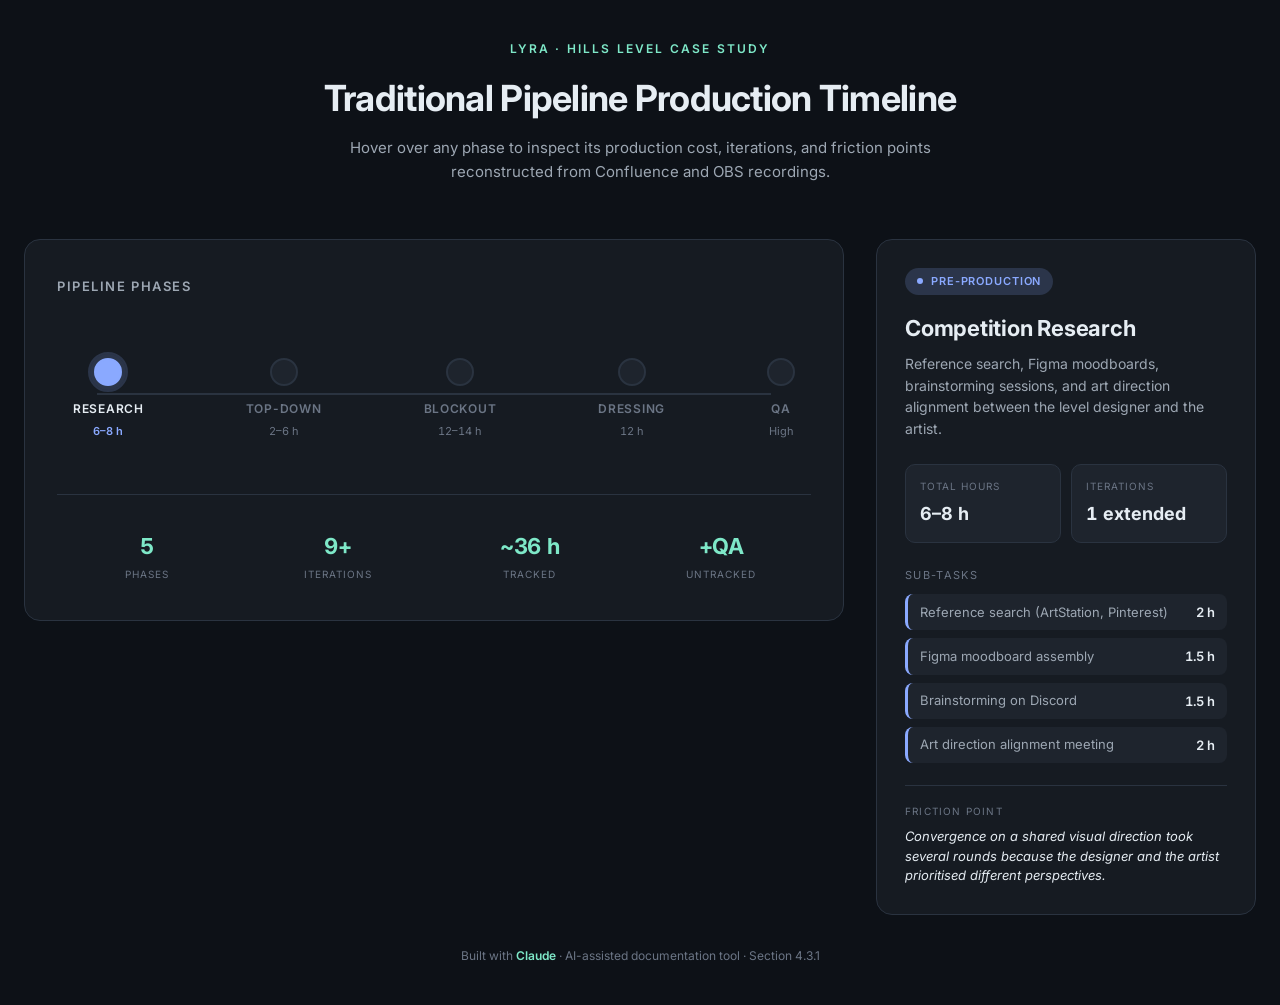
<file: assets/html/hills-timeline.html>
<!DOCTYPE html>
<html lang="en">
<head>
<meta charset="UTF-8" />
<meta name="viewport" content="width=device-width, initial-scale=1.0" />
<title>Hills Level — Production Timeline</title>
<link href="https://fonts.googleapis.com/css2?family=Inter:wght@300;400;500;600;700;800&display=swap" rel="stylesheet">
<style>
  :root {
    --bg-0: #0d1117;
    --bg-1: #161b22;
    --bg-2: #1e242d;
    --line: #2a3340;
    --text-1: #e6edf3;
    --text-2: #9da7b3;
    --text-3: #6b7585;
    --accent: #7ee8c8;
    --accent-soft: rgba(126, 232, 200, 0.12);
    --warn: #ffb86b;
    --warn-soft: rgba(255, 184, 107, 0.14);
    --bad: #ff7a85;
    --bad-soft: rgba(255, 122, 133, 0.14);
    --neutral: #8aa9ff;
    --neutral-soft: rgba(138, 169, 255, 0.14);
    --purple: #c39bff;
    --purple-soft: rgba(195, 155, 255, 0.14);
  }

  * { box-sizing: border-box; margin: 0; padding: 0; }

  body {
    font-family: 'Inter', -apple-system, sans-serif;
    background: var(--bg-0);
    color: var(--text-1);
    min-height: 100vh;
    padding: 40px 24px;
    line-height: 1.55;
  }

  .container {
    max-width: 1280px;
    margin: 0 auto;
  }

  header {
    text-align: center;
    margin-bottom: 56px;
  }

  .eyebrow {
    color: var(--accent);
    font-size: 12px;
    font-weight: 600;
    letter-spacing: 0.18em;
    text-transform: uppercase;
    margin-bottom: 12px;
  }

  h1 {
    font-size: 36px;
    font-weight: 700;
    letter-spacing: -0.02em;
    margin-bottom: 10px;
  }

  .subtitle {
    color: var(--text-2);
    font-size: 15px;
    max-width: 620px;
    margin: 0 auto;
  }

  .layout {
    display: grid;
    grid-template-columns: 1fr 380px;
    gap: 32px;
    align-items: start;
  }

  @media (max-width: 980px) {
    .layout { grid-template-columns: 1fr; }
  }

  .timeline-card {
    background: var(--bg-1);
    border: 1px solid var(--line);
    border-radius: 16px;
    padding: 36px 32px 28px;
  }

  .timeline-title {
    font-size: 13px;
    font-weight: 600;
    color: var(--text-2);
    text-transform: uppercase;
    letter-spacing: 0.12em;
    margin-bottom: 32px;
  }

  .timeline {
    position: relative;
    display: flex;
    justify-content: space-between;
    align-items: center;
    padding: 30px 16px 18px;
  }

  .timeline-track {
    position: absolute;
    left: 40px;
    right: 40px;
    top: 50%;
    height: 2px;
    background: var(--line);
    z-index: 0;
  }

  .phase {
    position: relative;
    z-index: 2;
    display: flex;
    flex-direction: column;
    align-items: center;
    cursor: pointer;
    transition: transform 0.2s ease;
  }

  .phase:hover { transform: translateY(-2px); }

  .phase-dot {
    width: 28px;
    height: 28px;
    border-radius: 50%;
    background: var(--bg-2);
    border: 2px solid var(--line);
    transition: all 0.25s ease;
    position: relative;
  }

  .phase-dot::after {
    content: "";
    position: absolute;
    inset: -8px;
    border-radius: 50%;
    border: 2px solid transparent;
    transition: border-color 0.25s ease;
  }

  .phase.active .phase-dot {
    background: var(--phase-color);
    border-color: var(--phase-color);
    box-shadow: 0 0 0 4px var(--phase-soft);
  }

  .phase.active .phase-dot::after {
    border-color: var(--phase-soft);
  }

  .phase-label {
    margin-top: 14px;
    font-size: 12px;
    font-weight: 600;
    color: var(--text-3);
    text-align: center;
    text-transform: uppercase;
    letter-spacing: 0.06em;
    transition: color 0.25s ease;
    max-width: 110px;
  }

  .phase.active .phase-label { color: var(--text-1); }

  .phase-hours {
    margin-top: 4px;
    font-size: 11px;
    color: var(--text-3);
    font-variant-numeric: tabular-nums;
  }

  .phase.active .phase-hours { color: var(--phase-color); font-weight: 600; }

  .totals-row {
    margin-top: 36px;
    display: grid;
    grid-template-columns: repeat(4, 1fr);
    gap: 12px;
    padding-top: 24px;
    border-top: 1px solid var(--line);
  }

  .stat {
    text-align: center;
    padding: 10px 6px;
  }

  .stat-value {
    font-size: 22px;
    font-weight: 700;
    color: var(--accent);
    font-variant-numeric: tabular-nums;
    letter-spacing: -0.01em;
  }

  .stat-label {
    font-size: 10px;
    color: var(--text-3);
    text-transform: uppercase;
    letter-spacing: 0.1em;
    margin-top: 4px;
  }

  /* Detail panel */
  .detail-card {
    background: var(--bg-1);
    border: 1px solid var(--line);
    border-radius: 16px;
    padding: 28px;
    position: sticky;
    top: 24px;
    min-height: 460px;
    display: flex;
    flex-direction: column;
  }

  .detail-tag {
    display: inline-flex;
    align-items: center;
    gap: 8px;
    padding: 5px 12px;
    border-radius: 999px;
    font-size: 11px;
    font-weight: 600;
    letter-spacing: 0.08em;
    text-transform: uppercase;
    background: var(--phase-soft);
    color: var(--phase-color);
    width: fit-content;
    margin-bottom: 16px;
    transition: all 0.3s ease;
  }

  .detail-tag .dot {
    width: 6px;
    height: 6px;
    border-radius: 50%;
    background: var(--phase-color);
  }

  .detail-name {
    font-size: 22px;
    font-weight: 700;
    margin-bottom: 8px;
    letter-spacing: -0.01em;
  }

  .detail-desc {
    color: var(--text-2);
    font-size: 14px;
    margin-bottom: 24px;
  }

  .detail-metrics {
    display: grid;
    grid-template-columns: 1fr 1fr;
    gap: 10px;
    margin-bottom: 24px;
  }

  .metric {
    background: var(--bg-2);
    border: 1px solid var(--line);
    border-radius: 10px;
    padding: 14px 14px;
  }

  .metric-label {
    font-size: 10px;
    color: var(--text-3);
    text-transform: uppercase;
    letter-spacing: 0.1em;
    margin-bottom: 6px;
  }

  .metric-value {
    font-size: 18px;
    font-weight: 700;
    color: var(--text-1);
    font-variant-numeric: tabular-nums;
  }

  .breakdown-title {
    font-size: 11px;
    color: var(--text-3);
    text-transform: uppercase;
    letter-spacing: 0.12em;
    margin-bottom: 10px;
  }

  .breakdown {
    display: flex;
    flex-direction: column;
    gap: 8px;
    margin-bottom: 22px;
  }

  .breakdown-item {
    display: flex;
    justify-content: space-between;
    align-items: center;
    font-size: 13px;
    padding: 8px 12px;
    background: var(--bg-2);
    border-radius: 8px;
    border-left: 3px solid var(--phase-color);
  }

  .breakdown-name { color: var(--text-2); }
  .breakdown-time { color: var(--text-1); font-weight: 600; font-variant-numeric: tabular-nums; }

  .friction {
    margin-top: auto;
    padding-top: 18px;
    border-top: 1px solid var(--line);
  }

  .friction-label {
    font-size: 10px;
    color: var(--text-3);
    text-transform: uppercase;
    letter-spacing: 0.12em;
    margin-bottom: 8px;
  }

  .friction-text {
    font-size: 13px;
    color: var(--text-1);
    font-style: italic;
    line-height: 1.5;
  }

  .footer {
    text-align: center;
    margin-top: 32px;
    color: var(--text-3);
    font-size: 12px;
  }

  .footer span { color: var(--accent); font-weight: 600; }
</style>
</head>
<body>
  <div class="container">
    <header>
      <div class="eyebrow">Lyra · Hills Level Case Study</div>
      <h1>Traditional Pipeline Production Timeline</h1>
      <p class="subtitle">Hover over any phase to inspect its production cost, iterations, and friction points reconstructed from Confluence and OBS recordings.</p>
    </header>

    <div class="layout">
      <div class="timeline-card">
        <div class="timeline-title">Pipeline Phases</div>
        <div class="timeline">
          <div class="timeline-track"></div>
          <div class="phase active" data-id="research" style="--phase-color: #8aa9ff; --phase-soft: rgba(138,169,255,0.18);">
            <div class="phase-dot"></div>
            <div class="phase-label">Research</div>
            <div class="phase-hours">6–8 h</div>
          </div>
          <div class="phase" data-id="topdown" style="--phase-color: #c39bff; --phase-soft: rgba(195,155,255,0.18);">
            <div class="phase-dot"></div>
            <div class="phase-label">Top-down</div>
            <div class="phase-hours">2–6 h</div>
          </div>
          <div class="phase" data-id="blockout" style="--phase-color: #7ee8c8; --phase-soft: rgba(126,232,200,0.18);">
            <div class="phase-dot"></div>
            <div class="phase-label">Blockout</div>
            <div class="phase-hours">12–14 h</div>
          </div>
          <div class="phase" data-id="dressing" style="--phase-color: #ffb86b; --phase-soft: rgba(255,184,107,0.18);">
            <div class="phase-dot"></div>
            <div class="phase-label">Dressing</div>
            <div class="phase-hours">12 h</div>
          </div>
          <div class="phase" data-id="qa" style="--phase-color: #ff7a85; --phase-soft: rgba(255,122,133,0.18);">
            <div class="phase-dot"></div>
            <div class="phase-label">QA</div>
            <div class="phase-hours">High</div>
          </div>
        </div>

        <div class="totals-row">
          <div class="stat">
            <div class="stat-value">5</div>
            <div class="stat-label">Phases</div>
          </div>
          <div class="stat">
            <div class="stat-value">9+</div>
            <div class="stat-label">Iterations</div>
          </div>
          <div class="stat">
            <div class="stat-value">~36 h</div>
            <div class="stat-label">Tracked</div>
          </div>
          <div class="stat">
            <div class="stat-value">+QA</div>
            <div class="stat-label">Untracked</div>
          </div>
        </div>
      </div>

      <div class="detail-card" id="detailPanel" style="--phase-color: #8aa9ff; --phase-soft: rgba(138,169,255,0.18);">
        <div class="detail-tag"><span class="dot"></span><span id="dTag">Pre-production</span></div>
        <div class="detail-name" id="dName">Competition Research</div>
        <div class="detail-desc" id="dDesc">Reference search, Figma moodboards, brainstorming sessions, and art direction alignment between the level designer and the artist.</div>

        <div class="detail-metrics">
          <div class="metric">
            <div class="metric-label">Total Hours</div>
            <div class="metric-value" id="dHours">6–8 h</div>
          </div>
          <div class="metric">
            <div class="metric-label">Iterations</div>
            <div class="metric-value" id="dIter">1 (extended)</div>
          </div>
        </div>

        <div class="breakdown-title">Sub-tasks</div>
        <div class="breakdown" id="dBreakdown">
        </div>

        <div class="friction">
          <div class="friction-label">Friction Point</div>
          <div class="friction-text" id="dFriction">Convergence on a shared visual direction took several rounds of discussion that did not produce design output.</div>
        </div>
      </div>
    </div>

    <div class="footer">
      Built with <span>Claude</span> · AI-assisted documentation tool · Section 4.3.1
    </div>
  </div>

<script>
  const phases = {
    research: {
      tag: 'Pre-production',
      name: 'Competition Research',
      desc: 'Reference search, Figma moodboards, brainstorming sessions, and art direction alignment between the level designer and the artist.',
      hours: '6–8 h',
      iter: '1 extended',
      breakdown: [
        ['Reference search (ArtStation, Pinterest)', '2 h'],
        ['Figma moodboard assembly', '1.5 h'],
        ['Brainstorming on Discord', '1.5 h'],
        ['Art direction alignment meeting', '2 h']
      ],
      friction: 'Convergence on a shared visual direction took several rounds because the designer and the artist prioritised different perspectives.'
    },
    topdown: {
      tag: 'Spatial Planning',
      name: 'Top-down Map',
      desc: 'Two-dimensional layout of routes, blockers, puzzle locations, and key decision points, produced with a D&D map editor.',
      hours: '2–6 h',
      iter: '2–3',
      breakdown: [
        ['Initial route layout', '1.5 h'],
        ['Puzzle and blocker placement', '1.5 h'],
        ['Spatial proportion refinement', '1.5 h']
      ],
      friction: 'The resulting document was difficult to read for team members who did not participate in its creation, requiring extended walkthroughs.'
    },
    blockout: {
      tag: 'Production',
      name: 'Blockout',
      desc: 'Three sub-phases that move the level from a rough geometric base to a fully testable space with guidance and puzzle mechanics in place.',
      hours: '12–14 h',
      iter: '3 main + 2–3 reworks',
      breakdown: [
        ['Cube grid base (Modeling Tool)', '2.5 h'],
        ['Landscape sculpting pass', '2.5 h'],
        ['Guidance + puzzle integration', '2 h'],
        ['Post-testing reworks', '6 h']
      ],
      friction: 'Reworks required the designer to manually identify the source of each problem after each playtest, with no external validation in the loop.'
    },
    dressing: {
      tag: 'Visual Direction',
      name: 'Dressing',
      desc: 'Initial placeholder pass by the level designer, followed by an art bible alignment meeting and two art passes by the artist.',
      hours: '12 h',
      iter: '3',
      breakdown: [
        ['Self-dressing placeholder pass', '4 h'],
        ['Art bible alignment meeting', '2 h'],
        ['First art pass by artist', '4 h'],
        ['Secondary corrections (water, grass, trees)', '2 h']
      ],
      friction: 'The first art pass could not begin until the alignment meeting closed the art bible, blocking the artist for several days.'
    },
    qa: {
      tag: 'Validation',
      name: 'QA Validation',
      desc: 'Manual build generation, distribution through Google Drive, and recurring blocking errors that forced full restarts of the build process.',
      hours: 'High (uncounted)',
      iter: 'Continuous',
      breakdown: [
        ['Manual Unreal builds', '1–3 h each'],
        ['Build error recovery', 'Variable'],
        ['Google Drive upload (~1.5 GB)', '~30 min each'],
        ['Internal playtesting sessions', 'Variable']
      ],
      friction: 'The total cost is impossible to estimate accurately, which is itself the finding: the traditional QA workflow made time invisible.'
    }
  };

  const dots = document.querySelectorAll('.phase');
  const panel = document.getElementById('detailPanel');
  const dTag = document.getElementById('dTag');
  const dName = document.getElementById('dName');
  const dDesc = document.getElementById('dDesc');
  const dHours = document.getElementById('dHours');
  const dIter = document.getElementById('dIter');
  const dBreakdown = document.getElementById('dBreakdown');
  const dFriction = document.getElementById('dFriction');

  function update(id) {
    const p = phases[id];
    if (!p) return;

    const target = document.querySelector(`.phase[data-id="${id}"]`);
    const color = target.style.getPropertyValue('--phase-color');
    const soft = target.style.getPropertyValue('--phase-soft');
    panel.style.setProperty('--phase-color', color);
    panel.style.setProperty('--phase-soft', soft);

    dots.forEach(d => d.classList.remove('active'));
    target.classList.add('active');

    dTag.textContent = p.tag;
    dName.textContent = p.name;
    dDesc.textContent = p.desc;
    dHours.textContent = p.hours;
    dIter.textContent = p.iter;
    dFriction.textContent = p.friction;

    dBreakdown.innerHTML = '';
    p.breakdown.forEach(([name, time]) => {
      const item = document.createElement('div');
      item.className = 'breakdown-item';
      item.innerHTML = `<span class="breakdown-name">${name}</span><span class="breakdown-time">${time}</span>`;
      dBreakdown.appendChild(item);
    });
  }

  dots.forEach(dot => {
    dot.addEventListener('mouseenter', () => update(dot.dataset.id));
    dot.addEventListener('click', () => update(dot.dataset.id));
  });

  update('research');
</script>
</body>
</html>
</file>
<file: css/style.css>
/* =========================================================
   FRANCESC BORRAS LLEIDA - PORTFOLIO
   Dark-first shell (nav, hero, experience, footer) with a
   "paper reading mode" reserved for long-form case-study text,
   so deep-dive content still reads like an annotated design
   document even though the outer shell is dark.
   ========================================================= */

:root {
  /* Surface defaults = dark shell */
  --surface-bg:   #12222B;
  --surface-text: #F5F2EC;
  --surface-soft: #8FA3AC;
  --surface-line: rgba(var(--paper-rgb), 0.16);
  --surface-alt:  #1B3038;

  /* Raw palette */
  --paper:      #F5F2EC;
  --paper-alt:  #E6E1D6;
  --ink:        #0B171E;
  --ink-soft:   #42565F;
  --pine:       #4EC5B5;
  --pine-soft:  #FF6B2C;
  --ochre:      #4EC5B5;
  --dark:       #12222B;
  --dark-paper: #1B3038;
  --dark-text:  #F5F2EC;
  --dark-soft:  #8FA3AC;
  --line:       rgba(var(--ink-rgb), 0.14);
  --line-dark:  rgba(var(--paper-rgb), 0.16);

  --shell-rgb: 18, 34, 43;

  --paper-rgb: 245, 242, 236;

  --ink-rgb: 11, 23, 30;

  --accent-rgb: 255, 107, 44;

  --accent2-rgb: 78, 197, 181;

  /* Type */
  --font-display: 'Space Grotesk', 'Arial Narrow', sans-serif;
  --font-body: 'Inter', -apple-system, BlinkMacSystemFont, sans-serif;
  --font-mono: 'Jost', 'Futura', 'Century Gothic', sans-serif;

  /* Scale */
  --max-w: 1180px;
  --gutter: clamp(1.25rem, 4vw, 3rem);
  --radius: 3px;
}

*, *::before, *::after { box-sizing: border-box; }

html { scroll-behavior: smooth; }
@media (prefers-reduced-motion: reduce) {
  html { scroll-behavior: auto; }
  * { animation-duration: 0.01ms !important; animation-iteration-count: 1 !important; transition-duration: 0.01ms !important; }
}

html {
    zoom: 1.20;
}

body {
  margin: 0;
  background: var(--surface-bg);
  color: var(--surface-text);
  font-family: var(--font-body);
  font-size: 17px;
  line-height: 1.6;
  -webkit-font-smoothing: antialiased;
}

img { max-width: 100%; display: block; }

a { color: inherit; text-decoration: none; }

h1, h2, h3, h4 {
  font-family: var(--font-display);
  font-weight: 600;
  line-height: 1.08;
  margin: 0;
  letter-spacing: -0.01em;
}

p { margin: 0 0 1em; }
p:last-child { margin-bottom: 0; }

.wrap { max-width: var(--max-w); margin: 0 auto; padding: 0 var(--gutter); }

a:focus-visible, button:focus-visible {
  outline: 2px solid var(--pine-soft);
  outline-offset: 3px;
}

/* =====================
   PAPER READING MODE - used only for long-form case-study text
   ===================== */
.on-paper {
  --surface-bg: var(--paper);
  --surface-text: var(--ink);
  --surface-soft: var(--ink-soft);
  --surface-line: var(--line);
  --surface-alt: var(--paper-alt);
  background: var(--surface-bg);
  color: var(--surface-text);
}

/* =====================
   NAV
   ===================== */
.site-nav {
  position: fixed;
  top: 0; left: 0; right: 0;
  z-index: 50;
  background: transparent;
  border-bottom: 1px solid transparent;
  backdrop-filter: blur(0px);
  transition: background 0.35s ease, border-color 0.35s ease, backdrop-filter 0.35s ease;
}
/* Background fades in once the visitor leaves the hero, and fades back out
   if they scroll up to the top again. */
.site-nav.is-scrolled {
  background: rgba(var(--shell-rgb), 0.92);
  backdrop-filter: blur(8px);
  border-bottom-color: var(--line-dark);
}
/* Pages without a hero video start with the solid bar, since there is no
   artwork behind it to show through. */
body:not(.has-hero) .site-nav {
  background: rgba(var(--shell-rgb), 0.92);
  backdrop-filter: blur(8px);
  border-bottom-color: var(--line-dark);
}
/* Fixed nav needs the first section to clear it on non-hero pages. */
body:not(.has-hero) main { padding-top: 4.25rem; }
.site-nav .wrap {
  display: flex;
  align-items: center;
  justify-content: space-between;
  padding-top: 1rem;
  padding-bottom: 1rem;
}
.site-nav .brand {
  font-family: var(--font-display);
  font-size: clamp(0.85rem, 2.4vw, 1rem);
  font-weight: 600;
  color: var(--dark-text);
  white-space: nowrap;
}
.site-nav .brand span { color: var(--pine-soft); font-weight: 400; }
.site-nav ul {
  list-style: none;
  display: flex;
  align-items: center;
  gap: 1.75rem;
  margin: 0;
  padding: 0;
  font-family: var(--font-mono);
  font-size: 0.8rem;
  letter-spacing: 0.02em;
  color: var(--dark-text);
}
.site-nav a.nav-link { position: relative; padding-bottom: 3px; }
.site-nav a.nav-link::after {
  content: "";
  position: absolute;
  left: 0; bottom: 0;
  width: 0; height: 1px;
  background: var(--pine-soft);
  transition: width 0.25s ease;
}
.site-nav a.nav-link:hover::after,
.site-nav a.nav-link:focus-visible::after { width: 100%; }

.nav-cta {
  font-family: var(--font-mono);
  font-size: 0.75rem;
  letter-spacing: 0.04em;
  background: var(--pine-soft);
  color: var(--dark);
  padding: 0.55rem 1.05rem;
  border-radius: var(--radius);
  font-weight: 600;
}
.nav-cta:hover { background: var(--paper); }

.nav-toggle {
  display: none;
  background: none;
  border: 1px solid var(--line-dark);
  color: var(--dark-text);
  border-radius: var(--radius);
  padding: 0.4rem 0.6rem;
  font-family: var(--font-mono);
  font-size: 0.8rem;
}

/* =====================
   EYEBROW
   ===================== */
.eyebrow {
  display: inline-block;
  font-family: var(--font-mono);
  font-size: 0.78rem;
  letter-spacing: 0.08em;
  text-transform: uppercase;
  color: var(--pine-soft);
  margin-bottom: 1.1rem;
}


/* =====================
   SECTIONS
   ===================== */
section { padding: clamp(3.5rem, 8vw, 7rem) 0; position: relative; }
.rule { border: none; border-top: 1px solid var(--surface-line); margin: 0; }

/* =====================
   BUTTONS
   ===================== */
.btn {
  display: inline-flex;
  align-items: center;
  gap: 0.5em;
  font-family: var(--font-mono);
  font-size: 0.85rem;
  letter-spacing: 0.02em;
  padding: 0.75rem 1.2rem;
  border-radius: var(--radius);
  border: 1px solid var(--surface-text);
  transition: background 0.2s ease, color 0.2s ease;
  cursor: pointer;
}
.btn-solid { background: var(--surface-text); color: var(--surface-bg); }
.btn-solid:hover { background: var(--pine-soft); border-color: var(--pine-soft); color: var(--dark); }
.btn-outline:hover { background: var(--surface-text); color: var(--surface-bg); }

/* =====================
   HERO - full-bleed, video background
   ===================== */
.hero-video-wrap {
  position: relative;
  min-height: 92vh;
  display: flex;
  align-items: center;
  justify-content: center;
  overflow: hidden;
  text-align: center;
}
.hero-video-wrap video {
  position: absolute;
  inset: 0;
  width: 100%;
  height: 100%;
  object-fit: cover;
  z-index: 1;
}
.hero-video-wrap .video-fallback {
  position: absolute;
  inset: 0;
  width: 100%;
  height: 100%;
  z-index: 0;
}
.video-fallback {
  background:
    radial-gradient(circle at 20% 20%, rgba(var(--accent-rgb), 0.18), transparent 45%),
    radial-gradient(circle at 80% 70%, rgba(var(--accent2-rgb), 0.10), transparent 40%),
    var(--dark);
  background-size: cover;
}
.hero-video-wrap::after {
  content: "";
  position: absolute;
  inset: 0;
  background: linear-gradient(180deg, rgba(var(--shell-rgb), 0.55) 0%, rgba(var(--shell-rgb), 0.72) 60%, rgba(var(--shell-rgb), 0.92) 100%);
  z-index: 2;
}
.hero-content { position: relative; z-index: 3; padding: 0 var(--gutter); }
.hero-content h1 {
  font-size: clamp(2.6rem, 9vw, 6rem);
  font-weight: 700;
  letter-spacing: -0.02em;
  margin: 0;
  text-transform: uppercase;
}
.hero-content .hero-role {
  font-family: var(--font-display);
  font-size: clamp(1.4rem, 3.4vw, 2.6rem);
  font-weight: 500;
  letter-spacing: 0.02em;
  color: var(--surface-text);
  margin: 0.75rem 0 0;
  text-transform: uppercase;
}
.hero-content .hero-role .pipe {
  color: var(--pine-soft);
  font-weight: 400;
  margin: 0 0.15em;
}
.hero-cta { margin-top: 2.25rem; display: flex; flex-wrap: wrap; justify-content: center; gap: 1rem; }
.scroll-cue {
  position: absolute;
  bottom: 1.75rem; left: 50%;
  transform: translateX(-50%);
  z-index: 3;
  font-family: var(--font-mono);
  font-size: 0.7rem;
  color: var(--surface-soft);
  display: flex;
  flex-direction: column;
  align-items: center;
  gap: 0.5rem;
  letter-spacing: 0.1em;
}
.scroll-cue span.line { width: 1px; height: 26px; background: var(--surface-soft); animation: scrollcue 1.8s ease-in-out infinite; }
@keyframes scrollcue { 0%,100% { opacity: 0.3; } 50% { opacity: 1; } }

/* =====================
   TOOLS MARQUEE - two identical groups translated by exactly -50%
   so the loop has no visible seam
   ===================== */
.tools-marquee {
  border-top: 1px solid var(--surface-line);
  border-bottom: 1px solid var(--surface-line);
  padding: 1.25rem 0;
  overflow: hidden;
  position: relative;
  -webkit-mask-image: linear-gradient(90deg, transparent, #000 8%, #000 92%, transparent);
  mask-image: linear-gradient(90deg, transparent, #000 8%, #000 92%, transparent);
}
.tools-track {
  display: flex;
  width: max-content;
  animation: marquee 38s linear infinite;
}
.tools-marquee:hover .tools-track { animation-play-state: paused; }

.tools-group {
  display: flex;
  align-items: center;
  flex-shrink: 0;
}
.tools-group .tool {
  display: inline-flex;
  align-items: center;
  gap: 0.6rem;
  padding: 0 1.75rem;
}
.tools-group .tool img {
  width: 22px;
  height: 22px;
  opacity: 0.85;
  flex-shrink: 0;
}
.tools-group .tool strong {
  font-family: var(--font-mono);
  font-size: 0.82rem;
  font-weight: 500;
  letter-spacing: 0.04em;
  text-transform: uppercase;
  color: var(--surface-soft);
  white-space: nowrap;
}

@keyframes marquee {
  from { transform: translateX(0); }
  to { transform: translateX(-50%); }
}
@media (prefers-reduced-motion: reduce) {
  .tools-track { animation: none; }
  .tools-marquee { overflow-x: auto; }
}

/* =====================
   EXPERIENCE - two split timelines
   ===================== */
.section-title { font-size: clamp(1.9rem, 4vw, 2.7rem); max-width: 20ch; }
.section-lede { color: var(--surface-soft); margin-top: 1rem; max-width: 52ch; }

.timeline-block { margin-top: clamp(2.5rem, 6vw, 4rem); }

.timeline-heading {
  padding-bottom: 1rem;
  border-bottom: 1px solid var(--surface-line);
}
.timeline-heading h3 { font-size: clamp(1.3rem, 2.6vw, 1.75rem); }

.timeline {
  list-style: none;
  margin: 0;
  padding: 0 0 0 1.75rem;
  position: relative;
}
/* the rail */
.timeline::before {
  content: "";
  position: absolute;
  left: 5px;
  top: 2.6rem;
  bottom: 2.6rem;
  width: 1px;
  background: var(--surface-line);
}

.timeline-entry {
  position: relative;
  display: grid;
  grid-template-columns: 1fr;
  gap: 1.5rem;
  padding: clamp(2rem, 4vw, 2.75rem) 0;
  align-items: center;
}
@media (min-width: 900px) {
  .timeline-entry { grid-template-columns: 1fr 1fr; gap: 2.5rem; }
}
.timeline-entry + .timeline-entry { border-top: 1px solid var(--surface-line); }

.timeline-dot {
  position: absolute;
  left: -1.75rem;
  top: clamp(2.4rem, 4.4vw, 3.15rem);
  width: 11px;
  height: 11px;
  border-radius: 50%;
  background: var(--surface-bg);
  border: 2px solid var(--pine-soft);
  transition: background 0.25s ease, transform 0.25s ease;
}
.timeline-entry:hover .timeline-dot { background: var(--pine-soft); transform: scale(1.15); }

.entry-text h4 { font-size: clamp(1.4rem, 2.8vw, 1.9rem); }
.entry-role {
  font-family: var(--font-display);
  font-size: 1.02rem;
  font-weight: 500;
  color: var(--pine-soft);
  margin-top: 0.35rem;
}
.entry-meta {
  font-family: var(--font-mono);
  font-size: 0.75rem;
  color: var(--surface-soft);
  margin-top: 0.35rem;
}
.entry-summary { color: var(--surface-soft); margin-top: 0.9rem; max-width: 46ch; }
.entry-tasks {
  margin: 1rem 0 1.5rem;
  padding-left: 1.1rem;
  color: var(--surface-soft);
  max-width: 46ch;
  font-size: 0.94rem;
}
.entry-tasks li { margin-bottom: 0.45rem; }
.entry-tasks strong { color: var(--surface-text); font-weight: 600; }

/* Game card artwork keeps its hover info panel */
.game-card {
  position: relative;
  aspect-ratio: 16/10;
  border-radius: var(--radius);
  overflow: hidden;
  background: var(--surface-alt);
  border: 1px solid var(--surface-line);
  display: block;
}
.game-card img {
  width: 100%; height: 100%;
  object-fit: cover;
  transition: transform 0.5s ease, filter 0.4s ease;
}
.game-card:hover img,
.game-card:focus-visible img { transform: scale(1.06); filter: brightness(0.32); }

.game-card .overlay {
  position: absolute; inset: 0;
  display: flex;
  flex-direction: column;
  justify-content: flex-end;
  padding: 1.1rem 1.2rem;
  background: linear-gradient(180deg, transparent 40%, rgba(var(--shell-rgb), 0.92) 100%);
}
.game-card .always-visible { position: relative; z-index: 1; }
.game-card .always-visible h4 { font-size: 1.35rem; color: var(--dark-text); }
.game-card .always-visible .studio {
  font-family: var(--font-mono);
  font-size: 0.92rem;
  font-weight: 500;
  color: var(--pine-soft);
  margin-top: 0.35rem;
  letter-spacing: 0.02em;
}

.game-card .hover-detail {
  max-height: 0;
  opacity: 0;
  overflow: hidden;
  transition: max-height 0.35s ease, opacity 0.3s ease;
}
.game-card:hover .hover-detail,
.game-card:focus-visible .hover-detail { max-height: 14rem; opacity: 1; margin-top: 0.55rem; }
.game-card .hover-detail p { font-size: 0.82rem; color: var(--dark-soft); }
.game-card .hover-detail p.did { color: var(--paper); font-weight: 500; margin-top: 0.3rem; }

/* =====================
   OTHER PERSONAL / JAMS GAMES - grid of game-cards with itch.io link
   ===================== */
.jams-grid {
  display: grid;
  grid-template-columns: 1fr;
  gap: 1.25rem;
}
@media (min-width: 700px) {
  .jams-grid { grid-template-columns: repeat(3, 1fr); }
}

.itch-link {
  display: inline-flex;
  align-items: center;
  gap: 0.45rem;
  margin-top: 0.75rem;
  font-family: var(--font-mono);
  font-size: 0.78rem;
  letter-spacing: 0.03em;
  color: var(--pine-soft);
  font-weight: 600;
}
.itch-link svg { width: 18px; height: 18px; }
.game-card:hover .itch-link,
.game-card:focus-visible .itch-link { color: var(--paper); }

/* =====================
   OTHER PERSONAL PROJECTS - media/text alternating rows
   ===================== */
.other-project-row {
  display: grid;
  grid-template-columns: 1fr;
  gap: 1.75rem;
  align-items: center;
  padding: clamp(1.75rem, 4vw, 2.5rem) 0;
}
@media (min-width: 800px) {
  .other-project-row { grid-template-columns: 1fr 1fr; gap: 3rem; }
}
.other-project-row + .other-project-row { border-top: 1px solid var(--surface-line); }
.other-project-row img { border-radius: var(--radius); width: 100%; aspect-ratio: 16/9; object-fit: cover; }
.other-project-row h4 { font-size: 1.4rem; }
.other-project-row .role { font-family: var(--font-mono); font-size: 0.75rem; color: var(--pine-soft); margin-top: 0.4rem; }
.other-project-row p.note { color: var(--surface-soft); margin-top: 0.7rem; max-width: 42ch; }

/* =====================
   DESIGN DOCS & ANALYSIS - hover-to-download grid
   ===================== */
.docs-grid {
  display: grid;
  grid-template-columns: 1fr;
  gap: 1.5rem;
}
@media (min-width: 700px) {
  .docs-grid { grid-template-columns: repeat(3, 1fr); }
}
.doc-card {
  position: relative;
  aspect-ratio: 3/4;
  border-radius: var(--radius);
  overflow: hidden;
  background: var(--surface-alt);
  display: block;
  border: 1px solid var(--surface-line);
  --stripe-rgb: 255, 107, 44;
}
/* Image fills the entire card, sitting behind the stripe */
.doc-card .doc-image {
  position: absolute;
  inset: 0;
  overflow: hidden;
  background: var(--surface-alt);
}
.doc-card .doc-image img {
  width: 100%; height: 100%;
  object-fit: cover;
  display: block;
  transition: transform 0.5s ease;
}
.doc-card:hover .doc-image img,
.doc-card:focus-visible .doc-image img { transform: scale(1.04); }

/* Semi-transparent colored stripe; grows on hover to reveal description + button */
.doc-card .doc-stripe {
  position: absolute;
  left: 0; right: 0; bottom: 0;
  background: rgba(var(--stripe-rgb), 0.82);
  backdrop-filter: blur(2px);
  padding: 1.15rem 1.25rem 1.25rem;
  display: flex;
  flex-direction: column;
  gap: 0.7rem;
  max-height: 32%;
  overflow: hidden;
  transition: max-height 0.5s cubic-bezier(0.4, 0, 0.2, 1),
              background 0.3s ease;
}
.doc-card:hover .doc-stripe,
.doc-card:focus-visible .doc-stripe {
  max-height: 62%;
  background: rgba(var(--stripe-rgb), 0.9);
}
.doc-card .doc-stripe .doc-tag {
  font-family: var(--font-mono);
  font-size: 0.7rem;
  letter-spacing: 0.08em;
  color: rgba(255,255,255,0.9);
  text-transform: uppercase;
}
.doc-card .doc-stripe h4 {
  font-size: clamp(1.15rem, 1.6vw, 1.45rem);
  color: #fff;
  line-height: 1.2;
  font-weight: 600;
}
.doc-card .doc-stripe p {
  font-size: 0.92rem;
  color: rgba(255,255,255,0.95);
  margin: 0;
  line-height: 1.4;
  opacity: 0;
  transition: opacity 0.3s ease 0.05s;
}
.doc-card .doc-actions {
  display: flex;
  flex-wrap: wrap;
  gap: 0.55rem;
  margin-top: 0.4rem;
  opacity: 0;
  transition: opacity 0.3s ease 0.15s;
}
.doc-card:hover .doc-stripe p,
.doc-card:focus-visible .doc-stripe p,
.doc-card:hover .doc-actions,
.doc-card:focus-visible .doc-actions { opacity: 1; }
.doc-card .doc-btn {
  display: inline-flex;
  align-items: center;
  gap: 0.45rem;
  background: #fff;
  color: var(--dark);
  font-family: var(--font-mono);
  font-size: 0.78rem;
  font-weight: 600;
  letter-spacing: 0.03em;
  padding: 0.55rem 0.95rem;
  border-radius: 999px;
  transition: transform 0.2s ease;
}
.doc-card:hover .doc-btn { transform: translateY(-1px); }

/* =====================
   MARGINALIA / PULL NOTE (paper mode)
   ===================== */
.marginalia {
  font-family: var(--font-display);
  font-style: italic;
  font-weight: 400;
  font-size: 0.95rem;
  color: var(--ochre);
  border-left: 2px solid var(--ochre);
  padding-left: 0.9rem;
  margin-top: 0.75rem;
}
.pull-note {
  font-family: var(--font-display);
  font-style: italic;
  color: var(--ochre);
  font-size: 1.15rem;
  max-width: 40ch;
  margin: 2.5rem auto;
  border-left: 2px solid var(--ochre);
  padding-left: 1.1rem;
}

/* =====================
   STAT CALLOUT (used inside project pages)
   ===================== */
.stat { font-family: var(--font-mono); }
.stat .num { display: block; font-size: clamp(2.1rem, 5vw, 3.2rem); font-weight: 500; color: var(--pine); line-height: 1; }
.stat .label { display: block; margin-top: 0.5rem; font-size: 0.82rem; color: var(--surface-soft); letter-spacing: 0.01em; }
.stat-row { display: grid; grid-template-columns: repeat(2, 1fr); gap: 2rem 1.5rem; margin-top: 2.5rem; }
@media (min-width: 700px) { .stat-row { grid-template-columns: repeat(4, 1fr); } }

/* =====================
   PROJECT PAGES - overview panel, gerlogu-style
   ===================== */
.project-hero {
  padding-top: clamp(2.5rem, 6vw, 4.5rem);
  padding-bottom: clamp(2.5rem, 6vw, 4rem);
  position: relative;
  overflow: hidden;
}
.project-hero::before {
  content: "";
  position: absolute;
  inset: 0;
  background: radial-gradient(circle at 15% 0%, rgba(var(--accent-rgb), 0.10), transparent 55%);
  pointer-events: none;
}
.project-hero-grid {
  position: relative;
  display: grid;
  grid-template-columns: 1fr;
  gap: 2.5rem;
  align-items: center;
}
@media (min-width: 900px) {
  .project-hero-grid { grid-template-columns: 1fr 1.05fr; gap: 3.5rem; }
}

.back-link {
  font-family: var(--font-mono);
  font-size: 0.8rem;
  color: var(--surface-soft);
  display: inline-flex;
  align-items: center;
  gap: 0.4em;
  margin-bottom: 1.75rem;
}
.back-link::before { content: "\2190"; }
.back-link:hover { color: var(--pine-soft); }

.project-intro h1 {
  font-size: clamp(2.4rem, 6vw, 4rem);
  letter-spacing: -0.02em;
}
.project-years {
  font-family: var(--font-display);
  font-size: clamp(1.2rem, 2.6vw, 1.8rem);
  font-weight: 500;
  color: var(--surface-soft);
  margin-top: 0.3rem;
}
.project-lede {
  color: var(--surface-soft);
  margin-top: 1.1rem;
  max-width: 46ch;
}
.project-lede strong { color: var(--surface-text); font-weight: 600; }

.task-heading {
  font-size: 1.05rem;
  margin-top: 1.9rem;
  color: var(--surface-text);
}
.task-list {
  margin: 0.8rem 0 0;
  padding-left: 1.15rem;
  color: var(--surface-soft);
  max-width: 46ch;
}
.task-list li { margin-bottom: 0.55rem; }
.task-list strong { color: var(--surface-text); font-weight: 600; }

.project-actions {
  margin-top: 2rem;
  display: flex;
  flex-wrap: wrap;
  gap: 0.9rem;
}

.media-frame {
  border-radius: var(--radius);
  overflow: hidden;
  background: var(--surface-alt);
  border: 1px solid var(--surface-line);
  aspect-ratio: 16/10;
}
.media-frame img,
.media-frame video,
.media-frame iframe {
  width: 100%;
  height: 100%;
  object-fit: cover;
  border: 0;
  display: block;
}
.media-frame.is-empty::after {
  content: "Media coming soon";
  display: flex;
  align-items: center;
  justify-content: center;
  height: 100%;
  font-family: var(--font-mono);
  font-size: 0.8rem;
  color: var(--surface-soft);
}

/* Contributions panel: collapsed until requested */
.contributions {
  border-top: 1px solid var(--surface-line);
  padding-top: clamp(3rem, 7vw, 5rem);
}
.case-body { max-width: 68ch; margin: 0 auto; }
.case-body h2 { font-size: clamp(1.5rem, 3vw, 2rem); margin-top: 3.5rem; margin-bottom: 1rem; }
.case-body h2:first-child { margin-top: 0; }
.case-body p { color: var(--surface-soft); font-size: 1.03rem; }
.case-body p strong { color: var(--surface-text); font-weight: 600; }
.case-media { max-width: var(--max-w); margin: 2.5rem auto; }
.case-media img { border-radius: var(--radius); width: 100%; }
.case-media.two-up { display: grid; grid-template-columns: 1fr; gap: 1rem; }
@media (min-width: 700px) { .case-media.two-up { grid-template-columns: 1fr 1fr; } }
.case-stats { margin: 3rem auto; padding: 2rem 0; border-top: 1px solid var(--surface-line); border-bottom: 1px solid var(--surface-line); }
.case-cta { margin-top: 3.5rem; padding-top: 2.5rem; border-top: 1px solid var(--surface-line); display: flex; flex-wrap: wrap; gap: 1rem; }

/* Stats read in pine against the dark shell */
.stat .num { color: var(--pine-soft); }

/* =====================
   PAGE SLIDE TRANSITION
   ===================== */
main, footer.site-footer {
  transition: transform 0.38s cubic-bezier(0.4, 0, 0.2, 1), opacity 0.38s ease;
}
body.page-enter main,
body.page-enter footer.site-footer {
  animation: slideInRight 0.45s cubic-bezier(0.16, 1, 0.3, 1) both;
}
body.is-leaving main,
body.is-leaving footer.site-footer {
  transform: translateX(-6%);
  opacity: 0;
}
@keyframes slideInRight {
  from { transform: translateX(6%); opacity: 0; }
  to   { transform: translateX(0); opacity: 1; }
}
@media (prefers-reduced-motion: reduce) {
  main, footer.site-footer { transition: none; animation: none !important; }
  body.is-leaving main, body.is-leaving footer.site-footer { transform: none; opacity: 1; }
}

/* =====================
   FOOTER - multi-column
   ===================== */
footer.site-footer { background: var(--dark); color: var(--dark-text); border-top: 1px solid var(--line-dark); }

.footer-contact {
  display: flex;
  flex-wrap: wrap;
  justify-content: center;
  gap: 3rem;
  padding: 2.5rem 0;
  border-bottom: 1px solid var(--line-dark);
  text-align: center;
}
.footer-contact div { font-family: var(--font-mono); font-size: 0.8rem; letter-spacing: 0.04em; color: var(--dark-soft); }
.footer-contact div a { color: var(--dark-text); display: block; margin-top: 0.3rem; }
.footer-contact div a:hover { color: var(--pine-soft); }

.footer-columns {
  display: grid;
  grid-template-columns: 1fr;
  gap: 2rem;
  padding: 2.75rem 0;
  border-bottom: 1px solid var(--line-dark);
}
@media (min-width: 760px) {
  .footer-columns { grid-template-columns: repeat(4, 1fr); }
}
.footer-columns h5 {
  font-family: var(--font-mono);
  font-size: 0.72rem;
  letter-spacing: 0.08em;
  text-transform: uppercase;
  color: var(--pine-soft);
  margin-bottom: 0.9rem;
}
.footer-columns p { color: var(--dark-soft); font-size: 0.88rem; }
.footer-columns ul { list-style: none; margin: 0; padding: 0; }
.footer-columns li { margin-bottom: 0.55rem; font-size: 0.88rem; }
.footer-columns a:hover { color: var(--pine-soft); }

.footer-bottom-bar {
  display: flex;
  flex-wrap: wrap;
  justify-content: space-between;
  align-items: center;
  gap: 0.75rem;
  padding: 1.25rem 0;
  font-family: var(--font-mono);
  font-size: 0.72rem;
  color: var(--dark-soft);
}
.footer-bottom-bar .socials { display: flex; gap: 1rem; }
.footer-bottom-bar .socials a:hover { color: var(--pine-soft); }

/* =====================
   REVEAL ON SCROLL
   ===================== */
.reveal { opacity: 0; transform: translateY(18px); transition: opacity 0.6s ease, transform 0.6s ease; }
.reveal.is-visible { opacity: 1; transform: translateY(0); }

/* =====================
   RESPONSIVE NAV
   ===================== */
@media (max-width: 760px) {
  .nav-toggle { display: inline-block; }
  .site-nav ul {
    position: absolute;
    top: 100%; left: 0; right: 0;
    background: var(--dark);
    border-bottom: 1px solid var(--line-dark);
    flex-direction: column;
    align-items: flex-start;
    gap: 0;
    display: none;
    padding: 0.5rem var(--gutter) 1rem;
  }
  .site-nav ul.open { display: flex; }
  .site-nav ul li { width: 100%; padding: 0.7rem 0; border-top: 1px solid var(--line-dark); }
  .site-nav ul li:first-child { border-top: none; }
  .nav-cta { margin-top: 0.4rem; }
}

@media (min-width: 1700px) {
  .wrap { max-width: 1320px; }
}

/* Doc cards awaiting their PDF: still readable, but clearly not clickable */
.doc-card.is-pending { cursor: default; }
.doc-card.is-pending .doc-download {
  opacity: 1;
  transform: none;
  background: transparent;
  color: var(--surface-soft);
  border: 1px solid var(--surface-line);
}

/* Game card whose artwork failed to load: keep the text legible, no broken icon */
.game-card.no-art { background: linear-gradient(160deg, var(--surface-alt), var(--dark)); }
.game-card.no-art img { display: none; }
.game-card.no-art .overlay { background: none; justify-content: flex-end; }

/* Fixed nav: anchored sections need clearance so headings are not hidden */
section[id], footer[id] { scroll-margin-top: 5rem; }

/* =====================
   SOCIAL RAIL - fixed to the left edge, expands on hover
   ===================== */
.sr-only {
  position: absolute;
  width: 1px; height: 1px;
  padding: 0; margin: -1px;
  overflow: hidden;
  clip: rect(0, 0, 0, 0);
  white-space: nowrap;
  border: 0;
}

.social-rail {
  position: fixed;
  left: 1rem;
  top: 50%;
  transform: translateY(-50%);
  z-index: 45;
  display: flex;
  flex-direction: column;
  gap: 0.7rem;
}

.rail-item {
  display: flex;
  align-items: center;
  height: 46px;
  width: 46px;
  padding: 0;
  border-radius: 999px;
  background: rgba(var(--shell-rgb), 0.72);
  border: 1px solid var(--line-dark);
  backdrop-filter: blur(6px);
  overflow: hidden;
  transition: width 0.32s cubic-bezier(0.16, 1, 0.3, 1),
              background 0.25s ease,
              border-color 0.25s ease,
              transform 0.32s cubic-bezier(0.16, 1, 0.3, 1);
}

.rail-icon {
  flex: 0 0 44px;
  display: flex;
  align-items: center;
  justify-content: center;
  color: var(--dark-text);
  font-family: var(--font-mono);
  font-size: 0.85rem;
}
.rail-icon img,
.rail-icon svg { width: 20px; height: 20px; display: block; }

.rail-label {
  font-family: var(--font-mono);
  font-size: 0.78rem;
  letter-spacing: 0.02em;
  white-space: nowrap;
  color: var(--dark);
  opacity: 0;
  transform: translateX(-4px);
  padding-right: 1rem;
  transition: opacity 0.22s ease 0.06s, transform 0.28s ease 0.06s;
}

.rail-item:hover,
.rail-item:focus-visible {
  width: auto;
  padding-right: 0.2rem;
  background: var(--pine-soft);
  border-color: var(--pine-soft);
  transform: translateX(6px);
}
.rail-item:hover .rail-icon,
.rail-item:focus-visible .rail-icon { color: var(--dark); }
.rail-item:hover .rail-icon img,
.rail-item:focus-visible .rail-icon img { filter: brightness(0) saturate(100%); }
.rail-item:hover .rail-label,
.rail-item:focus-visible .rail-label { opacity: 1; transform: translateX(0); }

/* Below tablet the rail would sit on top of the content, so it steps aside */
@media (max-width: 900px) {
  .social-rail { display: none; }
}
@media (prefers-reduced-motion: reduce) {
  .rail-item, .rail-label { transition: none; }
}

/* =====================
   ABOUT ME
   ===================== */
.about-grid {
  display: grid;
  grid-template-columns: 1fr;
  gap: 2.5rem;
  align-items: center;
}
@media (min-width: 900px) {
  .about-grid { grid-template-columns: 1.05fr 0.95fr; gap: 4rem; }
}

.about-eyebrow {
  display: block;
  font-family: var(--font-mono);
  font-size: 0.74rem;
  letter-spacing: 0.14em;
  text-transform: uppercase;
  color: var(--surface-soft);
  margin-bottom: 1.1rem;
}

.about-text h2 {
  font-size: clamp(1.9rem, 4.2vw, 2.9rem);
  letter-spacing: -0.02em;
}
.about-text p {
  color: var(--surface-soft);
  margin-top: 1.1rem;
  max-width: 52ch;
}
.about-text p strong { color: var(--surface-text); font-weight: 600; }

.about-question {
  font-family: var(--font-mono);
  font-size: 0.85rem;
  color: var(--surface-text) !important;
  margin-top: 2rem !important;
  margin-bottom: 1rem;
}

.about-photo {
  border-radius: var(--radius);
  overflow: hidden;
  background: var(--surface-alt);
  border: 1px solid var(--surface-line);
  aspect-ratio: 3/4;
  max-height: 560px;
  justify-self: center;
  width: 100%;
}
.about-photo img { width: 100%; height: 100%; object-fit: cover; display: block; }
.about-photo.is-empty {
  display: flex;
  align-items: center;
  justify-content: center;
}
.about-photo.is-empty img { display: none; }
.about-photo.is-empty::after {
  content: "Add assets/about-photo.jpg";
  font-family: var(--font-mono);
  font-size: 0.78rem;
  color: var(--surface-soft);
  text-align: center;
  padding: 1rem;
}

/* =====================
   PROJECT OVERVIEW MEDIA: trailer plus screenshot gallery
   ===================== */
.project-media { display: grid; gap: 0.85rem; }

.trailer-frame {
  position: relative;
  border-radius: var(--radius);
  overflow: hidden;
  border: 1px solid var(--surface-line);
  background: var(--surface-alt);
  aspect-ratio: 16/9;
}
.trailer-frame iframe {
  position: absolute;
  inset: 0;
  width: 100%;
  height: 100%;
  border: 0;
}

/* Click-to-load facade: no YouTube request until the visitor asks for it */
.trailer-facade {
  position: absolute;
  inset: 0;
  width: 100%;
  height: 100%;
  padding: 0;
  border: 0;
  background: var(--surface-alt);
  cursor: pointer;
  display: block;
}
.trailer-facade img {
  width: 100%; height: 100%;
  object-fit: cover;
  opacity: 0.55;
  transition: opacity 0.3s ease, transform 0.5s ease;
}
.trailer-facade:hover img,
.trailer-facade:focus-visible img { opacity: 0.75; transform: scale(1.03); }

.play-badge {
  position: absolute;
  top: 50%; left: 50%;
  transform: translate(-50%, -50%);
  width: 64px; height: 64px;
  border-radius: 50%;
  background: rgba(var(--shell-rgb), 0.72);
  border: 2px solid var(--paper);
  transition: background 0.25s ease, border-color 0.25s ease, transform 0.25s ease;
}
.play-badge::after {
  content: "";
  position: absolute;
  top: 50%; left: 54%;
  transform: translate(-50%, -50%);
  border-style: solid;
  border-width: 11px 0 11px 18px;
  border-color: transparent transparent transparent var(--paper);
}
.trailer-facade:hover .play-badge,
.trailer-facade:focus-visible .play-badge {
  background: var(--pine-soft);
  border-color: var(--pine-soft);
  transform: translate(-50%, -50%) scale(1.08);
}
.trailer-facade:hover .play-badge::after,
.trailer-facade:focus-visible .play-badge::after { border-left-color: var(--dark); }

.play-label {
  position: absolute;
  left: 50%;
  bottom: 16%;
  transform: translateX(-50%);
  font-family: var(--font-mono);
  font-size: 0.78rem;
  letter-spacing: 0.08em;
  text-transform: uppercase;
  color: var(--paper);
  white-space: nowrap;
}

.trailer-frame noscript a {
  position: absolute;
  bottom: 0.75rem; left: 50%;
  transform: translateX(-50%);
  font-family: var(--font-mono);
  font-size: 0.8rem;
  color: var(--pine-soft);
  text-decoration: underline;
}

/* Contributions: text left, larger stacked screenshots right */
.contributions {
  position: relative;
  overflow: hidden;
  border-top: 1px solid var(--surface-line);
  padding-top: clamp(3rem, 7vw, 5rem);
}

/* Background reel, deliberately dim so it never competes with the copy */
.contrib-bg {
  position: absolute;
  inset: 0;
  width: 100%;
  height: 100%;
  object-fit: cover;
  opacity: 0.16;
  filter: saturate(0.7);
  z-index: 0;
}
.contrib-veil {
  position: absolute;
  inset: 0;
  background: linear-gradient(180deg, rgba(var(--shell-rgb), 0.88) 0%, rgba(var(--shell-rgb), 0.80) 50%, rgba(var(--shell-rgb), 0.94) 100%);
  z-index: 1;
}
.contrib-grid {
  position: relative;
  z-index: 2;
  display: grid;
  grid-template-columns: 1fr;
  gap: 2.5rem;
  align-items: start;
}
@media (min-width: 1000px) {
  .contrib-grid { grid-template-columns: 1fr 0.78fr; gap: 3.5rem; }
}
.contrib-text { max-width: 68ch; }

.shot-stack { display: grid; gap: 1rem; }
@media (min-width: 1000px) {
  .contrib-shots { position: sticky; top: 6rem; }
  .shot-stack { max-height: calc(100vh - 9rem); overflow-y: auto; padding-right: 0.35rem; }
  .shot-stack::-webkit-scrollbar { width: 6px; }
  .shot-stack::-webkit-scrollbar-thumb { background: var(--surface-line); border-radius: 3px; }
}

.shot {
  padding: 0;
  border: 1px solid var(--surface-line);
  border-radius: var(--radius);
  overflow: hidden;
  background: var(--surface-alt);
  cursor: zoom-in;
  display: block;
  width: 100%;
}
.shot img {
  width: 100%;
  aspect-ratio: 16/9;
  object-fit: cover;
  display: block;
  transition: transform 0.45s ease, opacity 0.3s ease;
  opacity: 0.9;
}
.shot:hover img,
.shot:focus-visible img { transform: scale(1.04); opacity: 1; }

/* =====================
   LIGHTBOX
   ===================== */
.lightbox {
  position: fixed;
  inset: 0;
  z-index: 200;
  display: none;
  align-items: center;
  justify-content: center;
  background: rgba(var(--shell-rgb), 0.96);
  backdrop-filter: blur(4px);
  padding: clamp(1rem, 4vw, 3rem);
}
.lightbox.is-open { display: flex; }
.lightbox figure {
  margin: 0;
  max-width: min(1100px, 92vw);
  max-height: 88vh;
  display: flex;
  flex-direction: column;
  gap: 0.9rem;
}
.lightbox img {
  max-width: 100%;
  max-height: 78vh;
  object-fit: contain;
  border-radius: var(--radius);
  margin: 0 auto;
}
.lightbox figcaption {
  font-family: var(--font-mono);
  font-size: 0.8rem;
  color: var(--dark-soft);
  text-align: center;
}
.lightbox .counter { color: var(--pine-soft); margin-right: 0.6em; }

.lb-btn {
  position: absolute;
  background: rgba(var(--shell-rgb), 0.72);
  border: 1px solid var(--line-dark);
  color: var(--dark-text);
  width: 48px; height: 48px;
  border-radius: 50%;
  cursor: pointer;
  display: flex;
  align-items: center;
  justify-content: center;
  font-size: 1.35rem;
  line-height: 1;
  transition: background 0.2s ease, border-color 0.2s ease;
}
.lb-btn:hover { background: var(--pine-soft); border-color: var(--pine-soft); color: var(--dark); }
.lb-prev { left: clamp(0.75rem, 3vw, 2.5rem); top: 50%; transform: translateY(-50%); }
.lb-next { right: clamp(0.75rem, 3vw, 2.5rem); top: 50%; transform: translateY(-50%); }
.lb-close { top: clamp(0.75rem, 3vw, 2rem); right: clamp(0.75rem, 3vw, 2rem); }

@media (prefers-reduced-motion: reduce) {
  .shot img { transition: none; }
}

/* Contributions read as a clean bullet list */
.contribution-list { list-style: none; margin: 1.5rem 0 0; padding: 0; }
.contribution-list li {
  position: relative;
  padding-left: 1.6rem;
  margin-bottom: 1.15rem;
  color: var(--surface-soft);
}
.contribution-list li::before {
  content: "";
  position: absolute;
  left: 0;
  top: 0.62em;
  width: 7px;
  height: 7px;
  border-radius: 50%;
  background: var(--pine-soft);
}
.contribution-list li strong { color: var(--surface-text); font-weight: 600; }
.contribution-list li span.lead {
  display: block;
  font-family: var(--font-display);
  font-size: 1.02rem;
  font-weight: 600;
  color: var(--surface-text);
  margin-bottom: 0.2rem;
}

/* Footer bottom bar links */
.footer-bottom-bar .foot-nav { display: flex; flex-wrap: wrap; gap: 1.25rem; }
.footer-bottom-bar .foot-nav a:hover { color: var(--pine-soft); }


/* =====================
   GAME TITLE HERO
   Key art behind, logo and store links on top.
   ===================== */
.title-hero {
  position: relative;
  min-height: min(74vh, 620px);
  display: flex;
  align-items: center;
  justify-content: center;
  text-align: center;
  overflow: hidden;
  padding: clamp(5rem, 12vw, 8rem) var(--gutter) clamp(3rem, 8vw, 5rem);
}
.title-bg {
  position: absolute;
  inset: 0;
  width: 100%;
  height: 100%;
  object-fit: cover;
  transform: scale(1.04);
  filter: blur(2px) saturate(1.05);
  z-index: 0;
}
.title-veil {
  position: absolute;
  inset: 0;
  z-index: 1;
  background:
    radial-gradient(ellipse at 50% 40%, rgba(var(--shell-rgb), 0.35) 0%, rgba(var(--shell-rgb), 0.72) 55%, rgba(var(--shell-rgb), 0.92) 100%),
    linear-gradient(180deg, rgba(var(--shell-rgb), 0.55) 0%, rgba(var(--shell-rgb), 0.25) 40%, var(--dark) 100%);
}
.title-inner { position: relative; z-index: 2; width: 100%; }

.game-logo {
  max-width: min(560px, 78vw);
  max-height: 240px;
  width: auto;
  margin: 0 auto;
  object-fit: contain;
  filter: drop-shadow(0 8px 26px rgba(0,0,0,0.6));
}
.logo-fallback {
  font-size: clamp(2.6rem, 8vw, 5rem);
  text-transform: uppercase;
  letter-spacing: -0.02em;
  text-shadow: 0 8px 26px rgba(0,0,0,0.6);
}

.title-tagline {
  margin-top: 1.4rem;
  font-family: var(--font-mono);
  font-size: clamp(0.9rem, 1.9vw, 1.05rem);
  color: var(--paper);
  text-shadow: 0 2px 12px rgba(0,0,0,0.75);
}

.store-links {
  margin-top: 1.6rem;
  display: flex;
  justify-content: center;
  gap: 0.9rem;
}
.store-link {
  width: 52px;
  height: 52px;
  border-radius: 50%;
  display: flex;
  align-items: center;
  justify-content: center;
  background: rgba(var(--paper-rgb), 0.92);
  color: var(--dark);
  transition: background 0.22s ease, transform 0.22s ease, color 0.22s ease;
}
.store-link svg { width: 26px; height: 26px; }
.store-link img { width: 26px; height: 26px; display: block; }
.store-link:hover,
.store-link:focus-visible {
  background: var(--pine-soft);
  color: var(--dark);
  transform: translateY(-3px);
}

.title-hero + .project-hero { padding-top: clamp(2rem, 5vw, 3.5rem); }

/* =====================
   CHARACTER DECOR
   Press-kit art spread down the page. It sits above the section
   backgrounds so the colours stay true, but always in the outer
   margins and with pointer events off, so it never covers text
   or blocks a link.
   ===================== */
main { position: relative; }

.page-decor {
  position: absolute;
  inset: 0;
  pointer-events: none;
  overflow: hidden;
  z-index: 2;
}
.page-decor img {
  position: absolute;
  filter: drop-shadow(0 14px 30px rgba(0,0,0,0.5));
  animation: bob 8s ease-in-out infinite;
}
.page-decor img:nth-child(2) { animation-delay: -2.7s; animation-duration: 9.5s; }
.page-decor img:nth-child(3) { animation-delay: -5.1s; animation-duration: 11s; }

@keyframes bob {
  0%, 100% { transform: translateY(0); }
  50%      { transform: translateY(-18px); }
}
@media (prefers-reduced-motion: reduce) {
  .page-decor img { animation: none; }
}

/* Sections keep their own stacking so text always wins locally */
.title-hero, .project-hero, .contributions { position: relative; z-index: 1; }

/* --- Lyra: three characters, all clear of the edges --- */
.decor-pochi { width: 215px; right: 2.5%; top: 57%; }
.decor-mochi { width: 225px; left: 2%;    top: 33%; }
.decor-lyra  { width: 195px; right: 4%;   top: 85%; }

/* --- Chrono Fish: the serpent leans in from off screen, face intact --- */
.decor-kukulkan {
  width: 520px;
  right: -20px;
  top: 9%;
  transform-origin: top right;
  animation: bob-tilt 9s ease-in-out infinite;
}
@keyframes bob-tilt {
  0%, 100% { transform: rotate(7deg) translateY(0); }
  50%      { transform: rotate(7deg) translateY(-18px); }
}
.decor-fish { width: 260px; left: -40px; top: 66%; }

/* --- Tumble Up: staggered down the page, the moose at the very bottom --- */
.decor-horse { width: 240px; right: 2.5%; top: 28%; }
.decor-dino  { width: 205px; left: 2%;    top: 55%; }
.decor-moose { width: 250px; right: 4%;   bottom: 3%; }

/* Needs real free margin to sit beside the content, so it steps
   aside on anything narrower than a wide desktop */
@media (max-width: 1440px) {
  .page-decor { display: none; }
}

/* Home: single accent on the Design Docs block, scoped to that section */
#docs { position: relative; }
#docs .page-decor { position: absolute; inset: 0; }
.decor-docs { width: 190px; right: 3%; bottom: 10%; }

/* =====================
   AI PIPELINE PAGE - Interactive phase explorer + case study cards
   ===================== */

/* Responsive helpers used only on this page */
@media (min-width: 800px) {
  .problem-grid { grid-template-columns: repeat(3, 1fr) !important; }
}
@media (min-width: 900px) {
  #details-grid { grid-template-columns: 1fr 1fr !important; }
}

/* Pipeline tabs row */
.pipeline-tabs {
  margin-top: 2.5rem;
  display: grid;
  grid-template-columns: repeat(2, 1fr);
  gap: 0.6rem;
}
@media (min-width: 700px) {
  .pipeline-tabs { grid-template-columns: repeat(5, 1fr); }
}
.phase-tab {
  display: flex;
  flex-direction: column;
  align-items: flex-start;
  gap: 0.35rem;
  padding: 1rem 1.1rem;
  background: transparent;
  border: 1px solid var(--surface-line);
  border-radius: var(--radius);
  color: var(--surface-text);
  cursor: pointer;
  text-align: left;
  transition: background 0.25s ease, border-color 0.25s ease, transform 0.2s ease;
  font-family: var(--font-body);
}
.phase-tab:hover { background: var(--surface-alt); border-color: var(--surface-soft); }
.phase-tab.is-active {
  background: var(--pine-soft);
  border-color: var(--pine-soft);
  color: var(--dark);
  transform: translateY(-2px);
}
.phase-tab .tab-num {
  font-family: var(--font-mono);
  font-size: 0.7rem;
  letter-spacing: 0.1em;
  color: var(--surface-soft);
}
.phase-tab.is-active .tab-num { color: rgba(0,0,0,0.6); }
.phase-tab .tab-name {
  font-family: var(--font-display);
  font-size: 0.95rem;
  font-weight: 600;
}

/* Phase panels: fade + slide up on activation */
.phase-panel { display: none; margin-top: 2rem; animation: none; }
.phase-panel.is-active {
  display: block;
  animation: phaseIn 0.4s cubic-bezier(0.16, 1, 0.3, 1) both;
}
@keyframes phaseIn {
  from { opacity: 0; transform: translateY(12px); }
  to   { opacity: 1; transform: translateY(0); }
}
@media (prefers-reduced-motion: reduce) {
  .phase-panel.is-active { animation: none; }
}

.phase-header {
  display: flex;
  flex-wrap: wrap;
  align-items: baseline;
  gap: 1rem;
  padding-bottom: 1rem;
  border-bottom: 1px solid var(--surface-line);
}
.phase-header h3 {
  font-size: clamp(1.4rem, 2.8vw, 1.85rem);
  font-family: var(--font-display);
  font-weight: 600;
  margin: 0;
}
.phase-tools { display: flex; flex-wrap: wrap; gap: 0.4rem; }
.tool-chip {
  display: inline-flex;
  align-items: center;
  font-family: var(--font-mono);
  font-size: 0.72rem;
  letter-spacing: 0.05em;
  text-transform: uppercase;
  color: var(--pine-soft);
  padding: 0.32rem 0.7rem;
  border: 1px solid var(--pine-soft);
  border-radius: 999px;
}

.phase-summary {
  color: var(--surface-soft);
  margin-top: 1.2rem;
  max-width: 62ch;
  font-size: 1.02rem;
}

/* Traditional vs AI comparison cards */
.phase-compare {
  display: grid;
  grid-template-columns: 1fr;
  gap: 1.2rem;
  margin-top: 1.75rem;
}
@media (min-width: 800px) {
  .phase-compare { grid-template-columns: 1fr 1fr; gap: 1.5rem; }
}
.compare-card {
  padding: 1.5rem 1.5rem 1.6rem;
  border: 1px solid var(--surface-line);
  border-radius: var(--radius);
  background: var(--surface-alt);
  position: relative;
  overflow: hidden;
}
.compare-card::before {
  content: "";
  position: absolute;
  left: 0; top: 0; bottom: 0;
  width: 3px;
}
.compare-card.traditional::before { background: var(--surface-soft); }
.compare-card.ai::before { background: var(--pine-soft); }
.compare-tag {
  font-family: var(--font-mono);
  font-size: 0.7rem;
  letter-spacing: 0.1em;
  text-transform: uppercase;
  color: var(--surface-soft);
}
.compare-card.ai .compare-tag { color: var(--pine-soft); }
.compare-card h4 {
  font-family: var(--font-display);
  font-size: 1.2rem;
  margin-top: 0.4rem;
  color: var(--surface-text);
}
.compare-card p {
  color: var(--surface-soft);
  margin-top: 0.7rem;
  font-size: 0.95rem;
  line-height: 1.55;
}
.compare-metrics {
  display: flex;
  flex-wrap: wrap;
  gap: 1.5rem;
  margin-top: 1.2rem;
  padding-top: 1rem;
  border-top: 1px solid var(--surface-line);
}
.compare-metrics > div {
  display: flex;
  flex-direction: column;
  font-family: var(--font-mono);
}
.compare-metrics strong {
  font-size: 1.35rem;
  font-weight: 600;
  color: var(--surface-text);
  line-height: 1.1;
}
.compare-card.ai .compare-metrics strong { color: var(--pine-soft); }
.compare-metrics span {
  font-size: 0.72rem;
  color: var(--surface-soft);
  letter-spacing: 0.03em;
  text-transform: uppercase;
  margin-top: 0.2rem;
}

.phase-outcome {
  margin-top: 1.5rem;
  padding: 1.25rem 1.5rem;
  background: rgba(255, 107, 44, 0.08);
  border-left: 3px solid var(--pine-soft);
  border-radius: var(--radius);
}
.phase-outcome .outcome-label {
  display: block;
  font-family: var(--font-mono);
  font-size: 0.7rem;
  letter-spacing: 0.1em;
  text-transform: uppercase;
  color: var(--pine-soft);
  margin-bottom: 0.4rem;
}
.phase-outcome p {
  margin: 0;
  color: var(--surface-text);
  font-size: 0.98rem;
  line-height: 1.5;
}

/* A/B case study cards (Hills vs Cave) */
.ab-grid {
  display: grid;
  grid-template-columns: 1fr;
  gap: 1.5rem;
  margin-top: 2.5rem;
}
@media (min-width: 900px) {
  .ab-grid { grid-template-columns: 1fr 1fr; }
}
.ab-card {
  border: 1px solid var(--surface-line);
  border-radius: var(--radius);
  overflow: hidden;
  background: var(--surface-alt);
  display: flex;
  flex-direction: column;
}
.ab-media {
  aspect-ratio: 16/10;
  overflow: hidden;
}
.ab-media img {
  width: 100%; height: 100%;
  object-fit: cover;
  transition: transform 0.5s ease;
}
.ab-card:hover .ab-media img { transform: scale(1.03); }
.ab-body {
  padding: 1.5rem 1.5rem 1.75rem;
}
.ab-tag {
  font-family: var(--font-mono);
  font-size: 0.7rem;
  letter-spacing: 0.08em;
  text-transform: uppercase;
  color: var(--surface-soft);
}
.ab-card.cave .ab-tag { color: var(--pine-soft); }
.ab-body h4 {
  font-family: var(--font-display);
  font-size: 1.5rem;
  margin-top: 0.4rem;
}
.ab-metrics {
  list-style: none;
  padding: 0;
  margin: 1.4rem 0 0;
  display: grid;
  grid-template-columns: 1fr 1fr;
  gap: 1rem 1.2rem;
}
.ab-metrics li {
  display: flex;
  flex-direction: column;
  font-family: var(--font-mono);
  padding: 0.8rem 0.9rem;
  border: 1px solid var(--surface-line);
  border-radius: var(--radius);
}
.ab-metric-num {
  font-size: 1.35rem;
  font-weight: 600;
  color: var(--surface-text);
  line-height: 1.1;
}
.ab-card.cave .ab-metric-num { color: var(--pine-soft); }
.ab-metric-label {
  font-size: 0.7rem;
  color: var(--surface-soft);
  letter-spacing: 0.03em;
  text-transform: uppercase;
  margin-top: 0.35rem;
}

/* Findings section */
.findings-grid {
  display: grid;
  grid-template-columns: 1fr;
  gap: 1.25rem;
  margin-top: 2.5rem;
}
@media (min-width: 900px) {
  .findings-grid { grid-template-columns: repeat(3, 1fr); }
}
.finding {
  padding: 1.75rem 1.5rem;
  border: 1px solid var(--surface-line);
  border-radius: var(--radius);
  background: var(--surface-alt);
  transition: transform 0.3s ease, border-color 0.3s ease;
}
.finding:hover { transform: translateY(-4px); border-color: var(--pine-soft); }
.finding-num {
  display: inline-block;
  font-family: var(--font-mono);
  font-size: 0.75rem;
  letter-spacing: 0.1em;
  color: var(--pine-soft);
  padding: 0.3rem 0.6rem;
  border: 1px solid var(--pine-soft);
  border-radius: 999px;
  margin-bottom: 1rem;
}
.finding h4 {
  font-family: var(--font-display);
  font-size: 1.1rem;
  line-height: 1.3;
  color: var(--surface-text);
}
.finding p {
  color: var(--surface-soft);
  margin-top: 0.75rem;
  font-size: 0.95rem;
  line-height: 1.55;
}

.honest-caveat {
  margin-top: 2.5rem;
  padding: 2rem 2rem;
  border: 1px solid var(--surface-line);
  border-radius: var(--radius);
  background: linear-gradient(180deg, rgba(255, 107, 44, 0.04) 0%, transparent 100%);
}
.honest-caveat p {
  color: var(--surface-text);
  font-size: 1rem;
  line-height: 1.6;
  margin-top: 0.75rem;
  max-width: 68ch;
}

/* Detail list (project details block) */
.detail-list {
  list-style: none;
  padding: 0;
  margin: 1.5rem 0 0;
  border-top: 1px solid var(--surface-line);
}
.detail-list li {
  display: flex;
  justify-content: space-between;
  align-items: baseline;
  gap: 1rem;
  padding: 0.9rem 0;
  border-bottom: 1px solid var(--surface-line);
  font-family: var(--font-body);
}
.detail-list li span {
  font-family: var(--font-mono);
  font-size: 0.72rem;
  letter-spacing: 0.08em;
  text-transform: uppercase;
  color: var(--surface-soft);
}
.detail-list li strong {
  font-weight: 500;
  color: var(--surface-text);
  text-align: right;
}

/* CTA row under a phase panel */
.phase-cta {
  margin-top: 1.5rem;
  display: flex;
  flex-wrap: wrap;
  gap: 0.75rem;
}

/* Small pill-style CTA inside A/B case cards */
.ab-cta {
  display: inline-flex;
  align-items: center;
  gap: 0.5rem;
  margin-top: 1.5rem;
  padding: 0.65rem 1.05rem;
  border-radius: 999px;
  background: transparent;
  border: 1px solid var(--surface-line);
  font-family: var(--font-mono);
  font-size: 0.78rem;
  font-weight: 500;
  letter-spacing: 0.02em;
  color: var(--surface-text);
  transition: background 0.22s ease, border-color 0.22s ease, color 0.22s ease, transform 0.22s ease;
}
.ab-cta:hover {
  background: var(--pine-soft);
  border-color: var(--pine-soft);
  color: var(--dark);
  transform: translateY(-1px);
}

/* =====================
   NAV ICON TOGGLES - theme + language buttons
   ===================== */
.nav-toggles {
  display: inline-flex;
  align-items: center;
  gap: 0.5rem;
}
.nav-icon-btn {
  width: 36px;
  height: 36px;
  border-radius: 999px;
  background: transparent;
  border: 1px solid rgba(var(--paper-rgb), 0.22);
  color: var(--dark-text);
  cursor: pointer;
  display: inline-flex;
  align-items: center;
  justify-content: center;
  transition: background 0.22s ease, border-color 0.22s ease, color 0.22s ease, transform 0.22s ease;
  padding: 0;
  font-family: var(--font-mono);
  font-size: 0.72rem;
  font-weight: 600;
  letter-spacing: 0.05em;
}
.nav-icon-btn:hover {
  background: var(--pine-soft);
  border-color: var(--pine-soft);
  color: var(--dark);
  transform: translateY(-1px);
}
.nav-icon-btn svg { display: block; }



/* =====================================
   PROJECT PAGES v2 - Gerlogu-style layout
   Wider margins, flat accent bands, mascot decoration,
   trailer + gallery section.
   ===================================== */

/* Wider container just for project hero + trailer sections */
.wrap-wide {
  max-width: 1440px;
  margin: 0 auto;
  padding: 0 clamp(1rem, 3vw, 2.5rem);
}

/* ----- Project Hero v2 ----- */
.project-hero-v2 {
  background: var(--proj-accent);
  padding: clamp(2.5rem, 6vw, 5rem) 0 clamp(2rem, 5vw, 4.5rem);
  position: relative;
  overflow: visible;
  border: none;
}
.project-hero-v2 * { text-shadow: none; }

.ph-grid {
  display: grid;
  grid-template-columns: 1fr;
  gap: 2rem;
  align-items: center;
}
@media (min-width: 900px) {
  .ph-grid {
    grid-template-columns: minmax(240px, 340px) minmax(0, 1fr) minmax(280px, 400px);
    gap: 2.5rem;
    align-items: start;
  }
}

/* Mascot column */
.ph-mascot {
  order: 2;
  display: flex;
  justify-content: center;
  align-items: flex-end;
}
@media (min-width: 900px) { .ph-mascot { order: 1; align-self: end; } }
.ph-mascot img {
  width: 100%;
  max-width: 280px;
  height: auto;
  filter: drop-shadow(0 12px 24px rgba(0,0,0,0.35));
}
@media (min-width: 900px) {
  .ph-mascot img {
    max-width: none;
    width: 130%;
    margin-left: -15%;
    margin-bottom: -5rem;
  }
}

/* Intro column (text) */
.ph-intro { order: 1; color: var(--dark-text); }
@media (min-width: 900px) { .ph-intro { order: 2; padding: 0.5rem 0; } }
.ph-intro h1 {
  font-family: var(--font-display);
  font-size: clamp(2.2rem, 4vw, 3rem);
  line-height: 1.05;
  margin: 0 0 0.4rem;
  color: var(--dark-text);
}
.ph-intro .eyebrow {
  display: block;
  color: var(--pine-soft);
  font-size: 0.78rem;
  letter-spacing: 0.12em;
  margin-bottom: 0.35rem;
  text-transform: uppercase;
  font-family: var(--font-mono);
}
.ph-intro .project-years {
  color: var(--dark-soft);
  font-size: 0.95rem;
  margin: 0 0 1.2rem;
  font-family: var(--font-mono);
}
.ph-intro .project-lede {
  color: var(--dark-text);
  opacity: 0.92;
  margin: 0 0 0.85rem;
  font-size: 1rem;
  line-height: 1.55;
}
.ph-intro .task-heading {
  font-family: var(--font-display);
  font-size: 1.05rem;
  margin: 1.4rem 0 0.6rem;
  color: var(--dark-text);
}
.ph-intro .task-list {
  color: var(--dark-text);
  padding-left: 1.1rem;
  margin: 0;
  opacity: 0.92;
}
.ph-intro .task-list li {
  margin-bottom: 0.45rem;
  font-size: 0.95rem;
  line-height: 1.5;
}
.ph-intro .project-actions {
  display: flex;
  flex-wrap: wrap;
  gap: 0.75rem;
  margin-top: 1.6rem;
}

/* Shots column (2 stacked screenshots) */
.ph-shots { order: 3; display: none; }
@media (min-width: 900px) {
  .ph-shots {
    display: flex;
    flex-direction: column;
    gap: 1rem;
    align-self: start;
    padding-top: 0.5rem;
  }
}
.ph-shots img {
  width: 100%;
  aspect-ratio: 4/3;
  object-fit: cover;
  border-radius: 10px;
  box-shadow: 0 8px 20px rgba(0,0,0,0.35);
  display: block;
}

/* ----- Trailer + Gallery section ----- */
.trailer-gallery {
  background: color-mix(in srgb, var(--proj-accent) 88%, black);
  padding: clamp(2rem, 5vw, 4rem) 0;
  border-top: 1px solid rgba(255,255,255,0.06);
  border-bottom: 1px solid rgba(255,255,255,0.06);
}
.tg-grid {
  display: grid;
  grid-template-columns: 1fr;
  gap: 1.25rem;
}
@media (min-width: 900px) {
  .tg-grid { grid-template-columns: minmax(0, 1.35fr) minmax(0, 1fr); gap: 1.5rem; }
}

/* Trailer facade */
.tg-trailer { position: relative; }
.tg-facade {
  width: 100%;
  aspect-ratio: 16/9;
  position: relative;
  overflow: hidden;
  border-radius: 12px;
  border: 0;
  padding: 0;
  cursor: pointer;
  background: #000;
  display: block;
}
.tg-facade img { width: 100%; height: 100%; object-fit: cover; display: block; }
.tg-facade .play-badge {
  position: absolute;
  left: 50%; top: 50%;
  transform: translate(-50%, -50%);
  width: 84px; height: 84px;
  border-radius: 50%;
  background: rgba(0,0,0,0.55);
  border: 2px solid rgba(255,255,255,0.85);
  transition: transform 0.25s ease, background 0.25s ease;
}
.tg-facade .play-badge::after {
  content: '';
  position: absolute;
  left: 50%; top: 50%;
  transform: translate(-40%, -50%);
  border-left: 22px solid #fff;
  border-top: 14px solid transparent;
  border-bottom: 14px solid transparent;
}
.tg-facade:hover .play-badge { transform: translate(-50%, -50%) scale(1.08); background: var(--pine-soft); }
.tg-facade .tg-label {
  position: absolute;
  left: 1rem; bottom: 1rem;
  color: #fff;
  font-family: var(--font-mono);
  font-size: 0.75rem;
  letter-spacing: 0.12em;
  background: rgba(0,0,0,0.55);
  padding: 0.45rem 0.85rem;
  border-radius: 6px;
  border: 1px solid rgba(255,255,255,0.25);
}

/* Gallery grid 2x2 */
.tg-gallery {
  display: grid;
  grid-template-columns: 1fr 1fr;
  grid-template-rows: 1fr 1fr;
  gap: 0.75rem;
}
.tg-shot {
  padding: 0;
  border: 0;
  background: #000;
  border-radius: 10px;
  overflow: hidden;
  cursor: pointer;
  aspect-ratio: 16/10;
  display: block;
}
.tg-shot img {
  width: 100%; height: 100%;
  object-fit: cover;
  display: block;
  transition: transform 0.4s ease;
}
.tg-shot:hover img { transform: scale(1.05); }

/* Contributions: no video, use flat accent color instead */
.project-hero-v2 ~ .contributions .contrib-bg { display: none; }
.project-hero-v2 ~ .contributions .contrib-veil { display: none; }
.project-hero-v2 ~ .contributions {
  background: var(--surface-bg);
  padding: clamp(2.5rem, 5vw, 4.5rem) 0;
}
.project-hero-v2 ~ .contributions .wrap {
  max-width: 1440px;
  padding: 0 clamp(1rem, 3vw, 2.5rem);
}
.project-hero-v2 ~ .contributions .contrib-grid {
  display: block;
}
.project-hero-v2 ~ .contributions .contrib-text {
  max-width: 900px;
}
.project-hero-v2 ~ .contributions .contrib-text h2 {
  color: var(--surface-text);
}
.project-hero-v2 ~ .contributions .contrib-text p,
.project-hero-v2 ~ .contributions .contribution-list li {
  color: var(--surface-soft);
}
.project-hero-v2 ~ .contributions .contribution-list li .lead {
  color: var(--surface-text);
}

/* Add Home link to nav - reuse existing nav-link styles */

/* Mobile: mascot smaller but still visible */
@media (max-width: 899px) {
  .ph-mascot img { max-width: 220px; }
}

/* =====================================
   Project page image zoom + lightbox affordance
   ===================================== */

/* Hero shots: wrapper button that JS creates around .ph-shots img */
.ph-shot-btn {
  display: block;
  width: 100%;
  padding: 0;
  border: 0;
  background: transparent;
  border-radius: 10px;
  overflow: hidden;
  cursor: zoom-in;
  aspect-ratio: 4/3;
  position: relative;
  box-shadow: 0 8px 20px rgba(0,0,0,0.35);
}
.ph-shot-btn img {
  width: 100%; height: 100%;
  object-fit: cover;
  display: block;
  transition: transform 0.4s ease;
  border-radius: 10px;
  box-shadow: none;
  aspect-ratio: auto;
}
.ph-shot-btn:hover img,
.ph-shot-btn:focus-visible img { transform: scale(1.06); }

/* Gallery shots already have zoom-in behavior in .tg-shot; add cursor hint */
.tg-shot { cursor: zoom-in; }

@media (prefers-reduced-motion: reduce) {
  .ph-shot-btn img,
  .tg-shot img { transition: none; }
  .ph-shot-btn:hover img,
  .tg-shot:hover img { transform: none; }
}

/* Language note under the thesis download button on the AI pipeline page */
.doc-lang-note {
  font-family: var(--font-mono);
  font-size: 0.8rem;
  color: var(--surface-soft);
  margin: 0.85rem 0 0;
  letter-spacing: 0.02em;
}

/* Label preceding the tool chips on each AI pipeline phase */
.tools-label {
  font-family: var(--font-mono);
  font-size: 0.72rem;
  letter-spacing: 0.04em;
  color: var(--surface-soft);
  margin-right: 0.15rem;
  align-self: center;
  white-space: nowrap;
}

/* ===============================================
   Traditional Pipeline - Interactive flip cards
   =============================================== */
.trad-pipeline {
  margin-top: 2.5rem;
  padding: 2.5rem 1.5rem 2rem;
  background: var(--surface-alt);
  border: 1px solid var(--surface-line);
  border-radius: var(--radius);
  position: relative;
}

.trad-hint {
  font-family: var(--font-mono);
  font-size: 0.72rem;
  letter-spacing: 0.08em;
  text-transform: uppercase;
  color: var(--surface-soft);
  text-align: center;
  margin: 0 0 2rem;
  opacity: 0.75;
}

.trad-cards {
  list-style: none;
  padding: 0;
  margin: 0;
  display: flex;
  flex-wrap: wrap;
  align-items: stretch;
  justify-content: center;
  gap: 0.6rem;
}

/* Arrows between cards */
.trad-arrow {
  display: flex;
  align-items: center;
  justify-content: center;
  color: var(--pine-soft);
  opacity: 0.55;
  flex: 0 0 auto;
  padding: 0 0.15rem;
}
.trad-arrow svg { width: 22px; height: 22px; display: block; }

/* Each phase card - 3D flip container */
.trad-card {
  flex: 1 1 160px;
  min-width: 150px;
  max-width: 200px;
  aspect-ratio: 3/4;
  perspective: 1000px;
  cursor: pointer;
  outline: none;
  animation: trad-in 0.5s cubic-bezier(0.16, 1, 0.3, 1) both;
  animation-delay: calc(var(--i, 0) * 90ms);
}
@keyframes trad-in {
  from { opacity: 0; transform: translateY(12px); }
  to   { opacity: 1; transform: translateY(0); }
}

.trad-inner {
  position: relative;
  width: 100%;
  height: 100%;
  transform-style: preserve-3d;
  transition: transform 0.6s cubic-bezier(0.4, 0, 0.2, 1);
}
.trad-card:hover .trad-inner,
.trad-card:focus-visible .trad-inner,
.trad-card.is-flipped .trad-inner {
  transform: rotateY(180deg);
}

.trad-front,
.trad-back {
  position: absolute;
  inset: 0;
  backface-visibility: hidden;
  -webkit-backface-visibility: hidden;
  border-radius: 14px;
  padding: 1.2rem 0.8rem;
  display: flex;
  flex-direction: column;
  align-items: center;
  justify-content: center;
  text-align: center;
  border: 1px solid var(--surface-line);
  transition: border-color 0.25s ease, box-shadow 0.25s ease;
}

.trad-front {
  background: linear-gradient(160deg, rgba(var(--paper-rgb), 0.04) 0%, rgba(var(--paper-rgb), 0.02) 100%), var(--surface-bg);
  color: var(--surface-text);
}
.trad-card:hover .trad-front,
.trad-card:focus-visible .trad-front {
  border-color: var(--pine-soft);
  box-shadow: 0 10px 30px rgba(0, 0, 0, 0.28);
}
.trad-num {
  font-family: var(--font-mono);
  font-size: 0.72rem;
  color: var(--pine-soft);
  letter-spacing: 0.12em;
  margin-bottom: 0.6rem;
}
.trad-icon {
  width: 44px;
  height: 44px;
  color: var(--pine-soft);
  margin-bottom: 0.8rem;
  display: flex;
  align-items: center;
  justify-content: center;
}
.trad-icon svg { width: 100%; height: 100%; }
.trad-front h4 {
  font-family: var(--font-display);
  font-size: 0.95rem;
  line-height: 1.2;
  margin: 0;
  color: var(--surface-text);
}

.trad-back {
  transform: rotateY(180deg);
  background: var(--pine-soft);
  color: var(--dark);
  padding: 1rem 0.85rem;
  justify-content: flex-start;
}
.trad-back h5 {
  font-family: var(--font-display);
  font-size: 0.82rem;
  margin: 0.3rem 0 0.7rem;
  color: var(--dark);
  border-bottom: 1px solid rgba(0, 0, 0, 0.2);
  padding-bottom: 0.5rem;
  width: 100%;
  text-align: center;
}
.trad-back ul {
  list-style: none;
  padding: 0;
  margin: 0;
  font-family: var(--font-body);
  font-size: 0.78rem;
  line-height: 1.4;
  color: var(--dark);
  text-align: left;
  width: 100%;
}
.trad-back li {
  padding: 0.28rem 0;
  border-bottom: 1px solid rgba(0, 0, 0, 0.08);
  position: relative;
  padding-left: 0.9rem;
}
.trad-back li:last-child { border-bottom: none; }
.trad-back li::before {
  content: "•";
  position: absolute;
  left: 0.15rem;
  top: 0.28rem;
  color: var(--dark);
  opacity: 0.65;
}

.trad-caption {
  text-align: center;
  font-family: var(--font-mono);
  font-size: 0.75rem;
  color: var(--surface-soft);
  letter-spacing: 0.04em;
  margin: 1.8rem 0 0.3rem;
}
.trad-loops-note {
  text-align: center;
  font-size: 0.85rem;
  color: var(--surface-soft);
  margin: 0.2rem auto 0;
  max-width: 60ch;
  line-height: 1.5;
}

/* Mobile: cards wrap to 2-3 columns; arrows hide */
@media (max-width: 720px) {
  .trad-arrow { display: none; }
  .trad-cards { gap: 0.75rem; }
  .trad-card { flex: 1 1 45%; max-width: none; }
}
@media (prefers-reduced-motion: reduce) {
  .trad-inner { transition: none; }
  .trad-card { animation: none; }
}



/* ==========================================================
   CONCLUSIONS EXPERIENCE (AI pipeline page) - prefix .cc-
   ========================================================== */

.cc-h3 {
  font-family: var(--font-display);
  font-size: clamp(1.5rem, 3vw, 2rem);
  margin: 0.4rem 0 1.2rem;
  max-width: 26ch;
}

/* --- Scroll reveal base --- */
.cc-reveal { opacity: 0; transform: translateY(18px); transition: opacity .7s cubic-bezier(.16,1,.3,1), transform .7s cubic-bezier(.16,1,.3,1); }
.cc-reveal.is-in { opacity: 1; transform: none; }

/* ---------- 1. OPENING ---------- */
.cc-opening { padding-bottom: 1rem; }
.cc-question {
  font-family: var(--font-display);
  font-size: clamp(1.9rem, 4.6vw, 3.2rem);
  line-height: 1.1;
  max-width: 20ch;
  margin: .5rem 0 1.6rem;
}
.cc-answer { font-size: clamp(1.05rem, 1.7vw, 1.25rem); line-height: 1.6; max-width: 56ch; color: var(--surface-text); margin: 0 0 .9rem; }
.cc-answer strong { color: var(--pine-soft); font-weight: 600; }
.cc-answer-sub { color: var(--surface-soft); max-width: 60ch; line-height: 1.6; margin: 0; }
.cc-scroll-cue { margin-top: 2.5rem; height: 42px; width: 1px; background: var(--surface-line); position: relative; overflow: hidden; }
.cc-scroll-cue span { position: absolute; inset: 0; background: var(--pine-soft); animation: cc-cue 2.2s ease-in-out infinite; }
@keyframes cc-cue { 0% { transform: translateY(-100%); } 60%,100% { transform: translateY(100%); } }

/* ---------- 2. NUMBERS ---------- */
.cc-metrics {
  display: grid; gap: 1rem; margin-top: 2rem;
  grid-template-columns: repeat(auto-fit, minmax(190px, 1fr));
}
.cc-metric {
  padding: 1.6rem 1.3rem;
  border: 1px solid var(--surface-line);
  border-radius: var(--radius);
  background: var(--surface-alt);
  border-top: 2px solid var(--pine-soft);
}
.cc-metric-num {
  display: block;
  font-family: var(--font-display);
  font-size: clamp(1.6rem, 3.2vw, 2.3rem);
  font-weight: 700;
  color: var(--pine-soft);
  line-height: 1.05;
  font-variant-numeric: tabular-nums;
}
.cc-metric-text .cc-metric-num { font-size: clamp(1.1rem, 2vw, 1.4rem); line-height: 1.25; }
.cc-metric-label {
  display: block; margin-top: .6rem;
  font-family: var(--font-mono); font-size: .74rem;
  letter-spacing: .04em; color: var(--surface-soft);
}
.cc-numbers-foot { margin-top: 1.4rem; color: var(--surface-soft); font-size: .92rem; max-width: 62ch; }

/* ---------- 3. THE CATCH ---------- */
.cc-catch { padding-top: 1rem; }
.cc-catch-hook {
  font-family: var(--font-display);
  font-size: clamp(1.4rem, 3vw, 2rem);
  color: var(--surface-text); margin: 0 0 1rem;
}
.cc-catch-body { max-width: 62ch; color: var(--surface-soft); line-height: 1.65; margin: 0 0 2.2rem; }
.cc-catch-body strong { color: var(--surface-text); }



/* ---------- 4. CARDS ---------- */
.cc-cards { display: grid; gap: 1.2rem; margin-top: 2rem; }
@media (min-width: 980px) { .cc-cards { grid-template-columns: repeat(3, 1fr); } }
.cc-card {
  padding: 1.8rem 1.5rem; border: 1px solid var(--surface-line);
  border-radius: var(--radius); background: var(--surface-alt);
  transition: transform .3s ease, border-color .3s ease, box-shadow .3s ease;
  outline: none; display: flex; flex-direction: column;
}
.cc-card:hover, .cc-card:focus-visible { transform: translateY(-5px); border-color: var(--pine-soft); box-shadow: 0 14px 34px rgba(0,0,0,.26); }
.cc-card-num { font-family: var(--font-mono); font-size: .72rem; letter-spacing: .12em; color: var(--pine-soft); border: 1px solid var(--pine-soft); border-radius: 999px; padding: .25rem .6rem; align-self: flex-start; }
.cc-card h4 { font-family: var(--font-display); font-size: 1.12rem; line-height: 1.3; margin: 1rem 0 .7rem; color: var(--surface-text); }
.cc-card p { color: var(--surface-soft); font-size: .93rem; line-height: 1.6; margin: 0; }
.cc-card p strong { color: var(--surface-text); }
.cc-card blockquote {
  margin: 1.1rem 0 0; padding: .8rem 0 .8rem 1rem;
  border-left: 2px solid var(--pine-soft);
  font-family: var(--font-display); font-size: .95rem; line-height: 1.4; color: var(--surface-text);
}
.cc-card-viz { margin-top: 1.2rem; padding-top: 1.1rem; border-top: 1px solid var(--surface-line); }
.cc-viz-note { display: block; margin-top: .7rem; font-family: var(--font-mono); font-size: .68rem; color: var(--surface-soft); line-height: 1.4; }

/* viz: seams */
.cc-seam-row { display: flex; align-items: center; gap: .35rem; }
.cc-seam-block { flex: 1 1 auto; text-align: center; font-family: var(--font-mono); font-size: .68rem; letter-spacing: .05em; color: var(--surface-soft); border: 1px solid var(--surface-line); border-radius: 6px; padding: .45rem .2rem; }
.cc-seam-gap { flex: 0 0 26px; height: 2px; background: var(--surface-line); position: relative; border-radius: 2px; overflow: hidden; }
.cc-seam-spark { position: absolute; inset: 0; background: var(--pine-soft); transform: scaleX(0); transform-origin: left; }
.cc-card:hover .cc-seam-spark, .cc-card:focus-visible .cc-seam-spark { animation: cc-spark 1.1s ease-in-out infinite; }
@keyframes cc-spark { 0% { transform: scaleX(0); transform-origin: left; } 50% { transform: scaleX(1); transform-origin: left; } 51% { transform: scaleX(1); transform-origin: right; } 100% { transform: scaleX(0); transform-origin: right; } }

/* viz: work shift */
.cc-shift-lane { display: flex; justify-content: space-between; font-family: var(--font-mono); font-size: .68rem; color: var(--surface-soft); letter-spacing: .05em; margin-bottom: .45rem; }
.cc-shift-track { position: relative; height: 26px; border: 1px solid var(--surface-line); border-radius: 6px; }
.cc-shift-block {
  position: absolute; top: 3px; left: 3px; height: 18px; width: 46%;
  background: var(--pine-soft); color: var(--dark); border-radius: 4px;
  font-family: var(--font-mono); font-size: .62rem; letter-spacing: .08em;
  display: flex; align-items: center; justify-content: center;
  transition: transform .8s cubic-bezier(.16,1,.3,1);
}
.cc-card:hover .cc-shift-block, .cc-card:focus-visible .cc-shift-block { transform: translateX(105%); }

/* viz: timeline */
.cc-tl-row { display: flex; align-items: center; gap: .3rem; margin-bottom: .5rem; flex-wrap: wrap; }
.cc-tl-tag { font-family: var(--font-mono); font-size: .62rem; letter-spacing: .08em; color: var(--surface-soft); width: 42px; flex: 0 0 42px; }
.cc-tl-step { font-family: var(--font-mono); font-size: .62rem; padding: .3rem .45rem; border: 1px solid var(--surface-line); border-radius: 5px; color: var(--surface-soft); position: relative; }
.cc-tl-step + .cc-tl-step::before { content: "›"; position: absolute; left: -.42rem; color: var(--surface-line); }
.cc-tl-signal { border-color: var(--pine-soft); color: var(--pine-soft); }
.cc-tl-ai { background: rgba(var(--accent-rgb), .12); }
.cc-card:hover .cc-tl-after .cc-tl-ai, .cc-card:focus-visible .cc-tl-after .cc-tl-ai { animation: cc-pulse 1.4s ease-in-out infinite; }
@keyframes cc-pulse { 0%,100% { box-shadow: 0 0 0 0 rgba(var(--accent-rgb), .45); } 50% { box-shadow: 0 0 0 5px rgba(var(--accent-rgb), 0); } }

/* ---------- 5. REDO ---------- */
.cc-redo-intro { color: var(--surface-soft); max-width: 62ch; line-height: 1.65; margin: 0 0 2rem; }
.cc-redo-list { list-style: none; padding: 0; margin: 0; display: grid; gap: 1.4rem; }
.cc-redo-list li { display: flex; gap: 1rem; align-items: flex-start; }
.cc-redo-mark { flex: 0 0 10px; height: 10px; margin-top: .45rem; border-radius: 50%; border: 2px solid var(--pine-soft); }
.cc-redo-list h5 { font-family: var(--font-display); font-size: 1rem; margin: 0 0 .35rem; color: var(--surface-text); }
.cc-redo-list p { margin: 0; color: var(--surface-soft); font-size: .93rem; line-height: 1.6; max-width: 68ch; }
.cc-redo-close {
  margin: 2.2rem 0 0; padding: 1.3rem 1.5rem;
  border-left: 3px solid var(--pine-soft); border-radius: var(--radius);
  background: rgba(var(--accent-rgb), .07);
  font-family: var(--font-display); font-size: 1.02rem; line-height: 1.5; color: var(--surface-text); max-width: 68ch;
}

/* ---------- 6. MENTAL SHIFT ---------- */
.cc-shift-headline { display: flex; align-items: center; gap: .9rem; flex-wrap: wrap; margin: .6rem 0 1.6rem; font-family: var(--font-display); font-size: clamp(1.2rem, 2.6vw, 1.75rem); }
.cc-strike { color: var(--surface-soft); text-decoration: line-through; text-decoration-color: var(--pine-soft); text-decoration-thickness: 2px; }
.cc-shift-arrow { color: var(--pine-soft); }
.cc-shift-new { color: var(--surface-text); }
.cc-shift-body p { color: var(--surface-soft); line-height: 1.7; max-width: 68ch; margin: 0 0 1rem; }
.cc-shift-body strong { color: var(--surface-text); }

/* ---------- 7. PIPELINE ---------- */
.cc-pipe-intro { color: var(--surface-soft); max-width: 64ch; line-height: 1.65; margin: 0 0 2rem; }
.cc-pipe-flow { list-style: none; padding: 0; margin: 0; display: flex; flex-wrap: wrap; gap: .5rem; align-items: stretch; }
.cc-pipe-step {
  flex: 1 1 130px; min-width: 122px; padding: .9rem .7rem 1rem;
  border: 1px solid var(--surface-line); border-radius: 10px;
  background: var(--surface-alt); text-align: center; position: relative;
  transition: border-color .3s ease, transform .3s ease;
}
.cc-pipe-step:hover { transform: translateY(-3px); }
.cc-pipe-name { display: block; font-family: var(--font-display); font-size: .9rem; color: var(--surface-text); }
.cc-pipe-role { display: block; margin-top: .35rem; font-family: var(--font-mono); font-size: .63rem; line-height: 1.35; color: var(--surface-soft); }
.cc-pipe-step::after {
  content: attr(data-ai-label); position: absolute; top: -9px; left: 50%; transform: translateX(-50%) scale(.7);
  font-family: var(--font-mono); font-size: .58rem; letter-spacing: .1em;
  padding: .15rem .45rem; border-radius: 999px; opacity: 0;
  transition: opacity .45s ease, transform .45s cubic-bezier(.16,1,.3,1);
  white-space: nowrap;
}
.cc-pipe-flow.is-in .cc-pipe-step::after { opacity: 1; transform: translateX(-50%) scale(1); }
.cc-pipe-step[data-ai="high"] { border-color: var(--pine-soft); }
.cc-pipe-step[data-ai="high"]::after { content: "AI"; background: var(--pine-soft); color: var(--dark); }
.cc-pipe-step[data-ai="mid"]::after { content: "AI"; background: transparent; color: var(--pine-soft); border: 1px solid var(--pine-soft); }
.cc-pipe-step[data-ai="auto"]::after { content: "AUTO"; background: transparent; color: var(--pine); border: 1px solid var(--pine); }
.cc-pipe-step[data-ai="none"]::after { content: ""; display: none; }
.cc-pipe-flow.is-in .cc-pipe-step:nth-child(2)::after { transition-delay: .25s; }
.cc-pipe-flow.is-in .cc-pipe-step:nth-child(3)::after { transition-delay: .45s; }
.cc-pipe-flow.is-in .cc-pipe-step:nth-child(4)::after { transition-delay: .65s; }
.cc-pipe-flow.is-in .cc-pipe-step:nth-child(5)::after { transition-delay: .85s; }
.cc-pipe-flow.is-in .cc-pipe-step:nth-child(7)::after { transition-delay: 1.05s; }

.cc-pipe-legend { display: flex; flex-wrap: wrap; gap: 1rem 1.6rem; margin: 1.6rem 0 0; padding: 0; }
.cc-legend-item { display: inline-flex; align-items: center; gap: .45rem; font-family: var(--font-mono); font-size: .68rem; color: var(--surface-soft); }
.cc-dot { width: 9px; height: 9px; border-radius: 50%; display: inline-block; }
.cc-dot-high { background: var(--pine-soft); }
.cc-dot-mid { border: 1.5px solid var(--pine-soft); }
.cc-dot-auto { border: 1.5px solid var(--pine); }
.cc-dot-none { border: 1.5px solid var(--surface-line); }
.cc-pipe-foot { margin: 1.6rem 0 0; font-family: var(--font-display); font-size: 1.02rem; color: var(--surface-text); max-width: 56ch; }

/* ---------- 8. ROADMAP ---------- */
.cc-road-list { list-style: none; padding: 0; margin: 2rem 0 0; display: grid; gap: .7rem; counter-reset: road; }
.cc-road-item {
  display: flex; gap: 1.1rem; align-items: flex-start;
  padding: 1.2rem 1.3rem; border: 1px solid var(--surface-line);
  border-radius: var(--radius); background: var(--surface-alt);
  transition: border-color .3s ease, transform .3s ease, background .3s ease;
  cursor: default; outline: none; position: relative; overflow: hidden;
}
.cc-road-item::before {
  content: ""; position: absolute; left: 0; top: 0; bottom: 0; width: 3px;
  background: var(--pine-soft); transform: scaleY(0); transform-origin: top;
  transition: transform .35s cubic-bezier(.16,1,.3,1);
}
.cc-road-item:hover, .cc-road-item:focus-visible { border-color: var(--pine-soft); transform: translateX(4px); }
.cc-road-item:hover::before, .cc-road-item:focus-visible::before { transform: scaleY(1); }
.cc-road-id { font-family: var(--font-mono); font-size: .8rem; color: var(--pine-soft); flex: 0 0 auto; padding-top: .1rem; letter-spacing: .08em; }
.cc-road-body h5 { font-family: var(--font-display); font-size: 1rem; margin: 0 0 .35rem; color: var(--surface-text); }
.cc-road-body p { margin: 0; color: var(--surface-soft); font-size: .92rem; line-height: 1.6; max-width: 70ch; }

/* ---------- 9. FINAL ---------- */
.cc-final { padding-top: 1rem; padding-bottom: clamp(3rem, 7vw, 6rem); }
.cc-final-line { color: var(--surface-soft); font-size: clamp(1rem, 1.9vw, 1.2rem); max-width: 52ch; margin: 0 0 .8rem; line-height: 1.5; }
.cc-final-punch {
  font-family: var(--font-display); font-weight: 700;
  font-size: clamp(1.5rem, 3.6vw, 2.5rem); line-height: 1.2;
  color: var(--surface-text); max-width: 22ch; margin: 0;
  border-left: 3px solid var(--pine-soft); padding-left: 1.2rem;
}

@media (prefers-reduced-motion: reduce) {
  .cc-reveal { opacity: 1; transform: none; transition: none; }
  .cc-scroll-cue span,
  .cc-card:hover .cc-seam-spark,
  .cc-card:hover .cc-tl-after .cc-tl-ai { animation: none; }
  .cc-card:hover .cc-shift-block { transform: none; }
  .cc-pipe-step::after { opacity: 1; transform: translateX(-50%); transition: none; }
}

/* ==========================================================
   HOURS PER PHASE - native interactive bar chart
   ========================================================== */
.hpp { margin: 0; }
.hpp-panel {
  background: var(--surface-alt);
  border: 1px solid var(--surface-line);
  border-radius: var(--radius);
  padding: 1.8rem 1.6rem 1.5rem;
}

.hpp-head {
  display: flex; flex-wrap: wrap; gap: 1rem 1.6rem;
  align-items: flex-start; justify-content: space-between;
  padding-bottom: 1.3rem; margin-bottom: 1.5rem;
  border-bottom: 1px solid var(--surface-line);
}
.hpp-eyebrow {
  display: block;
  font-family: var(--font-mono); font-size: .72rem;
  letter-spacing: .14em; text-transform: uppercase;
  color: var(--pine-soft);
}
.hpp-hint {
  margin: .4rem 0 0; font-size: .82rem;
  color: var(--surface-soft);
}
.hpp-legend { display: flex; flex-wrap: wrap; gap: 1.2rem; padding-top: .15rem; }
.hpp-key {
  display: inline-flex; align-items: center; gap: .45rem;
  font-family: var(--font-mono); font-size: .72rem; color: var(--surface-soft);
}
.hpp-swatch { width: 10px; height: 10px; border-radius: 2px; display: inline-block; }
.hpp-swatch-trad { background: var(--surface-soft); }
.hpp-swatch-ai { background: var(--pine-soft); }

/* Rows */
.hpp-rows { list-style: none; padding: 0; margin: 0; display: grid; gap: .35rem; }
.hpp-row {
  display: grid;
  grid-template-columns: 150px minmax(0, 1fr) 74px;
  align-items: center; gap: 1.1rem;
  padding: .85rem .9rem;
  border-radius: 10px;
  border: 1px solid transparent;
  outline: none;
  transition: background .28s ease, border-color .28s ease, opacity .28s ease, transform .28s ease;
}
.hpp-row:hover, .hpp-row:focus-visible {
  background: rgba(var(--accent-rgb), .06);
  border-color: var(--pine-soft);
  transform: translateX(3px);
}
/* Dim the other rows while one is hovered */
.hpp-rows:hover .hpp-row:not(:hover) { opacity: .42; }

.hpp-label { display: flex; align-items: baseline; gap: .6rem; min-width: 0; }
.hpp-idx {
  font-family: var(--font-mono); font-size: .66rem;
  color: var(--surface-soft); opacity: .6; flex: 0 0 auto;
  transition: color .28s ease, opacity .28s ease;
}
.hpp-row:hover .hpp-idx, .hpp-row:focus-visible .hpp-idx { color: var(--pine-soft); opacity: 1; }
.hpp-phase {
  font-family: var(--font-body); font-weight: 600;
  font-size: .88rem; color: var(--surface-text);
  line-height: 1.25;
}

/* Bars */
.hpp-bars { display: grid; gap: .38rem; min-width: 0; }
.hpp-track { display: flex; align-items: center; gap: .6rem; min-width: 0; }
.hpp-bar {
  height: 9px; border-radius: 999px;
  width: 0; flex: 0 0 auto;
  transition: width .95s cubic-bezier(.16,1,.3,1), filter .28s ease;
  max-width: calc(100% - 62px);
}
.hpp.is-in .hpp-bar { width: var(--w); }
.hpp.is-in .hpp-row:nth-child(1) .hpp-bar { transition-delay: .04s; }
.hpp.is-in .hpp-row:nth-child(2) .hpp-bar { transition-delay: .12s; }
.hpp.is-in .hpp-row:nth-child(3) .hpp-bar { transition-delay: .20s; }
.hpp.is-in .hpp-row:nth-child(4) .hpp-bar { transition-delay: .28s; }
.hpp.is-in .hpp-row:nth-child(5) .hpp-bar { transition-delay: .36s; }

.hpp-bar-trad { background: var(--surface-soft); opacity: .55; }
.hpp-bar-ai   { background: var(--pine-soft); }
.hpp-row:hover .hpp-bar-trad, .hpp-row:focus-visible .hpp-bar-trad { opacity: .8; }
.hpp-row:hover .hpp-bar-ai, .hpp-row:focus-visible .hpp-bar-ai { filter: brightness(1.15); }

.hpp-val {
  font-family: var(--font-mono); font-size: .68rem;
  color: var(--surface-soft); white-space: nowrap; flex: 0 0 auto;
  transition: color .28s ease;
}
.hpp-track:last-child .hpp-val { color: var(--pine-soft); }

/* Delta */
.hpp-delta {
  font-family: var(--font-display); font-size: 1.05rem; font-weight: 700;
  color: var(--pine-soft); text-align: right; letter-spacing: -.01em;
  transition: transform .28s cubic-bezier(.16,1,.3,1);
  display: inline-block;
}
.hpp-delta i { font-style: normal; font-size: .65em; opacity: .8; }
.hpp-row:hover .hpp-delta, .hpp-row:focus-visible .hpp-delta { transform: scale(1.12); }
.hpp-delta-low { color: var(--surface-soft); }
.hpp-delta-auto { font-size: .82rem; font-family: var(--font-mono); }

/* Foot */
.hpp-foot {
  display: flex; flex-wrap: wrap; gap: .6rem 1.5rem;
  align-items: center; justify-content: space-between;
  margin-top: 1.5rem; padding-top: 1.2rem;
  border-top: 1px solid var(--surface-line);
}
.hpp-scale {
  font-family: var(--font-mono); font-size: .68rem;
  color: var(--surface-soft); opacity: .7;
}
.hpp-total {
  font-family: var(--font-mono); font-size: .72rem;
  color: var(--surface-soft); letter-spacing: .03em;
}
.hpp-total strong { color: var(--pine-soft); font-size: .95rem; margin-left: .3rem; }

.hpp-note {
  margin: 1rem 0 0;
  font-size: .74rem; line-height: 1.5;
  color: var(--surface-soft); opacity: .7; max-width: 72ch;
}
.hpp figcaption {
  text-align: center; font-family: var(--font-mono);
  font-size: .78rem; color: var(--surface-soft);
  margin-top: .85rem; letter-spacing: .04em;
}

@media (max-width: 760px) {
  .hpp-panel { padding: 1.4rem 1.1rem 1.2rem; }
  .hpp-row { grid-template-columns: 1fr 62px; gap: .5rem .8rem; padding: .8rem .7rem; }
  .hpp-label { grid-column: 1 / -1; }
  .hpp-bars { grid-column: 1; }
  .hpp-delta { grid-column: 2; align-self: center; }
  .hpp-bar { max-width: calc(100% - 56px); }
}
@media (prefers-reduced-motion: reduce) {
  .hpp-bar { width: var(--w); transition: none; }
  .hpp-row, .hpp-delta { transition: none; }
}


/* ==========================================================
   AI page: unified section titles + wider text measure
   ========================================================== */
.sec-title {
  font-family: var(--font-display);
  font-size: clamp(1.7rem, 3.4vw, 2.4rem);
  line-height: 1.15;
  color: var(--surface-text);
  margin: 0 0 1.1rem;
  max-width: 30ch;
}

/* Use the available width instead of hugging the left edge */
.cc-question { max-width: 30ch; }
.cc-answer { max-width: 74ch; font-size: clamp(1.08rem, 1.8vw, 1.3rem); }
.cc-answer-sub { max-width: 80ch; }
.cc-catch-body { max-width: 82ch; }
.cc-numbers-foot { max-width: 82ch; }
.cc-redo-intro { max-width: 82ch; }
.cc-redo-list p { max-width: none; }
.cc-redo-close { max-width: 84ch; }
.cc-shift-body p { max-width: 84ch; }
.cc-pipe-intro { max-width: 84ch; }
.cc-pipe-foot { max-width: 70ch; }
.cc-road-body p { max-width: none; }
.cc-final-line { max-width: 68ch; }
.cc-final-punch { max-width: 30ch; }
.hpp-note { max-width: none; }
.section-lede { max-width: 84ch; }
.cc-card p { font-size: .95rem; }

/* Tighter vertical rhythm on the conclusions block */
.cc-opening { padding-bottom: 0; }
.cc-numbers { padding-top: clamp(2rem, 4vw, 3rem); }
.cc-catch { padding-top: clamp(2rem, 4vw, 3rem); }

/* Lead-in sentence style for the promoted headings */
.section-lede strong {
  color: var(--surface-text);
  font-weight: 700;
}

/* ==========================================================
   A. BEFORE / AFTER COMPARATOR
   ========================================================== */
.ba-stage {
  position: relative; margin-top: 2rem;
  border-radius: var(--radius); overflow: hidden;
  aspect-ratio: 16/9; background: #0b1013;
  border: 1px solid var(--surface-line);
  user-select: none; touch-action: pan-y;
  cursor: ew-resize;
}
.ba-img {
  position: absolute; inset: 0;
  width: 100%; height: 100%;
  object-fit: cover; object-position: center;
  display: block;
}
/* The "before" image sits on top and is revealed with clip-path,
   so both images keep the exact same box and scaling. */
.ba-before {
  z-index: 2;
  clip-path: inset(0 50% 0 0);
  will-change: clip-path;
}

.ba-tag {
  position: absolute; bottom: 1rem; z-index: 5;
  font-family: var(--font-mono); font-size: .68rem; letter-spacing: .1em;
  text-transform: uppercase; padding: .4rem .75rem; border-radius: 999px;
  background: rgba(0,0,0,.6); border: 1px solid rgba(255,255,255,.2); color: #fff;
  backdrop-filter: blur(4px); pointer-events: none;
}
.ba-tag-before { left: 1rem; }
.ba-tag-after { right: 1rem; color: var(--pine-soft); border-color: var(--pine-soft); }

.ba-handle {
  position: absolute; top: 0; bottom: 0; left: 50%; z-index: 6;
  width: 2px; background: var(--pine-soft); transform: translateX(-1px);
  cursor: ew-resize; outline: none;
}
.ba-grip {
  position: absolute; top: 50%; left: 50%; transform: translate(-50%,-50%);
  width: 42px; height: 42px; border-radius: 50%;
  background: var(--pine-soft); color: var(--dark);
  display: flex; align-items: center; justify-content: center;
  box-shadow: 0 4px 16px rgba(0,0,0,.4);
  transition: transform .2s ease;
}
.ba-handle:hover .ba-grip, .ba-handle:focus-visible .ba-grip { transform: translate(-50%,-50%) scale(1.1); }
.ba-grip svg { width: 18px; height: 18px; }

.ba-constraints {
  list-style: none; padding: 0; margin: 1.4rem 0 0;
  display: flex; flex-wrap: wrap; gap: .5rem;
}
.ba-constraints li {
  font-family: var(--font-mono); font-size: .7rem; letter-spacing: .03em;
  color: var(--surface-soft); padding: .4rem .8rem;
  border: 1px solid var(--surface-line); border-radius: 999px;
  display: inline-flex; align-items: center; gap: .45rem;
}
.ba-constraints li::before {
  content: ""; width: 6px; height: 6px; border-radius: 50%;
  background: var(--pine-soft); flex: 0 0 auto;
}
.ba-note { margin: 1.2rem 0 0; color: var(--surface-soft); font-size: .92rem; line-height: 1.6; max-width: 84ch; }
.ba-link { color: var(--pine-soft); text-decoration: underline; text-underline-offset: 3px; }

/* ==========================================================
   B. PROMPT EXPLORER
   ========================================================== */
.px-tabs {
  display: grid; gap: .6rem; margin-top: 2rem;
  grid-template-columns: repeat(auto-fit, minmax(180px, 1fr));
}
.px-tab {
  display: flex; align-items: center; gap: .75rem;
  padding: .9rem 1rem; text-align: left; cursor: pointer;
  background: transparent; border: 1px solid var(--surface-line);
  border-radius: var(--radius); color: var(--surface-text);
  font-family: var(--font-body);
  transition: background .25s ease, border-color .25s ease, transform .2s ease;
}
.px-tab:hover { background: var(--surface-alt); border-color: var(--surface-soft); }
.px-tab.is-active { border-color: var(--pine-soft); background: rgba(var(--accent-rgb), .08); transform: translateY(-2px); }
.px-tool {
  flex: 0 0 auto; width: 30px; height: 30px; border-radius: 8px;
  display: flex; align-items: center; justify-content: center;
  background: var(--surface-alt); border: 1px solid var(--surface-line);
  font-family: var(--font-mono); font-size: .8rem; color: var(--pine-soft);
}
.px-tool img { width: 17px; height: 17px; display: block; }
.px-tab-body { display: flex; flex-direction: column; gap: .1rem; min-width: 0; }
.px-tab-n { font-family: var(--font-mono); font-size: .62rem; letter-spacing: .12em; color: var(--surface-soft); }
.px-tab.is-active .px-tab-n { color: var(--pine-soft); }
.px-tab-name { font-family: var(--font-display); font-size: .9rem; line-height: 1.2; }

.px-panel { display: none; margin-top: 1.5rem; }
.px-panel.is-active { display: block; animation: px-in .35s cubic-bezier(.16,1,.3,1) both; }
@keyframes px-in { from { opacity: 0; transform: translateY(10px); } to { opacity: 1; transform: none; } }

.px-meta {
  display: flex; flex-wrap: wrap; align-items: center; gap: .8rem 1rem;
  padding-bottom: 1rem; margin-bottom: 0; border-bottom: 1px solid var(--surface-line);
}
.px-chip {
  font-family: var(--font-mono); font-size: .68rem; letter-spacing: .08em;
  padding: .3rem .7rem; border-radius: 999px; flex: 0 0 auto;
}
.px-chip-claude { color: var(--pine-soft); border: 1px solid var(--pine-soft); }
.px-chip-gpt { color: var(--pine); border: 1px solid var(--pine); }
.px-purpose { flex: 1 1 260px; color: var(--surface-soft); font-size: .9rem; line-height: 1.5; }
.px-copy {
  flex: 0 0 auto; cursor: pointer;
  font-family: var(--font-mono); font-size: .7rem; letter-spacing: .06em;
  padding: .45rem .9rem; border-radius: 999px;
  background: transparent; border: 1px solid var(--surface-line); color: var(--surface-text);
  transition: background .22s ease, border-color .22s ease, color .22s ease;
}
.px-copy:hover { background: var(--pine-soft); border-color: var(--pine-soft); color: var(--dark); }
.px-copy.is-done { background: var(--pine); border-color: var(--pine); color: var(--dark); }

.px-code {
  margin: 0; max-height: 340px; overflow: auto;
  background: #0E1519; border: 1px solid var(--surface-line); border-top: 0;
  border-radius: 0 0 var(--radius) var(--radius);
  padding: 1.2rem 1.3rem;
}
.px-code code {
  font-family: var(--font-mono); font-size: .78rem; line-height: 1.65;
  color: #C9D4DA; white-space: pre-wrap; word-break: break-word;
}
.px-code::-webkit-scrollbar { width: 9px; }
.px-code::-webkit-scrollbar-track { background: transparent; }
.px-code::-webkit-scrollbar-thumb { background: var(--surface-line); border-radius: 999px; }
.px-code::-webkit-scrollbar-thumb:hover { background: var(--surface-soft); }
.px-foot {
  margin: .9rem 0 0; font-family: var(--font-mono); font-size: .72rem;
  color: var(--surface-soft); line-height: 1.5; max-width: 80ch;
}

/* Merged shift block inside the redo section */
.cc-shift-inline {
  margin-top: 2.6rem; padding-top: 2rem;
  border-top: 1px solid var(--surface-line);
}
.cc-shift-inline p { color: var(--surface-soft); line-height: 1.7; max-width: 84ch; margin: 0; }

@media (max-width: 700px) {
  .px-code { max-height: 280px; }
  .ba-grip { width: 36px; height: 36px; }
}
@media (prefers-reduced-motion: reduce) {
  .px-panel.is-active { animation: none; }
}

/* Scope note under the before/after comparator */
.ba-scope {
  margin-top: 1.4rem; padding: 1.3rem 1.5rem;
  border-left: 3px solid var(--pine-soft);
  border-radius: var(--radius);
  background: rgba(var(--accent-rgb), .06);
}
.ba-scope-label {
  display: block; font-family: var(--font-mono);
  font-size: .68rem; letter-spacing: .12em; text-transform: uppercase;
  color: var(--pine-soft); margin-bottom: .6rem;
}
.ba-scope p {
  margin: 0 0 .7rem; color: var(--surface-soft);
  font-size: .93rem; line-height: 1.6; max-width: 84ch;
}
.ba-scope p:last-child { margin-bottom: 0; }
.ba-scope strong { color: var(--surface-text); }

/* Project-specific disclaimer above the prompt tabs */
.px-disclaimer {
  margin: 1rem 0 0; padding: .8rem 1.1rem;
  border: 1px dashed var(--surface-line); border-radius: var(--radius);
  font-family: var(--font-mono); font-size: .78rem; line-height: 1.55;
  color: var(--surface-soft); max-width: 84ch;
}

/* Learning cards without the number badge: bigger, tighter titles */
.cc-card h4 {
  font-size: clamp(1.25rem, 2.2vw, 1.55rem);
  line-height: 1.2;
  margin: 0 0 .9rem;
  max-width: 18ch;
}
.cc-card { padding-top: 2rem; }

/* ==========================================================
   Decision split: what stayed human vs what went to AI
   ========================================================== */
.dt {
  display: grid; gap: 1.1rem; margin-top: 2rem;
  grid-template-columns: 1fr;
}
@media (min-width: 820px) { .dt { grid-template-columns: 1fr 1fr; gap: 1.4rem; } }

.dt-col {
  padding: 1.6rem 1.5rem 1.5rem;
  border: 1px solid var(--surface-line);
  border-radius: var(--radius);
  background: var(--surface-alt);
  position: relative; overflow: hidden;
}
.dt-col::before {
  content: ""; position: absolute; left: 0; top: 0; bottom: 0; width: 3px;
}
.dt-col-human::before { background: var(--surface-text); }
.dt-col-ai::before { background: var(--pine-soft); }

.dt-head {
  display: block; font-family: var(--font-mono);
  font-size: .7rem; letter-spacing: .12em; text-transform: uppercase;
  color: var(--surface-soft); margin-bottom: 1.1rem;
}
.dt-col-ai .dt-head { color: var(--pine-soft); }

.dt-col ul { list-style: none; padding: 0; margin: 0; }
.dt-col li {
  padding: .7rem 0 .7rem 1.5rem;
  border-bottom: 1px solid var(--surface-line);
  color: var(--surface-text);
  font-size: .95rem; line-height: 1.45;
  position: relative;
}
.dt-col li:last-child { border-bottom: 0; padding-bottom: 0; }
.dt-col li::before {
  content: ""; position: absolute; left: 0; top: 1.15rem;
  width: 7px; height: 7px; border-radius: 50%;
}
.dt-col-human li::before { border: 1.5px solid var(--surface-soft); }
.dt-col-ai li::before { background: var(--pine-soft); }



/* ==========================================================
   HOW I'D BRING THIS INTO A STUDIO
   ========================================================== */
.st-steps {
  list-style: none; padding: 0; margin: 2.4rem 0 0;
  display: grid; gap: 0;
}
.st-step {
  display: grid;
  grid-template-columns: 48px minmax(0, 1fr);
  gap: 0 1rem; align-items: start;
  padding: 1.7rem 1.4rem 1.7rem 0;
  border-top: 1px solid var(--surface-line);
  outline: none; position: relative;
  transition: background .28s ease;
}
/* Wide screens: number | title | body across the full measure */
@media (min-width: 900px) {
  .st-step {
    grid-template-columns: 56px minmax(220px, 0.85fr) minmax(0, 1.4fr);
    gap: 0 2.4rem;
    align-items: baseline;
    padding-right: 0;
  }
}
.st-step:last-child { border-bottom: 1px solid var(--surface-line); }
.st-step::after {
  content: ""; position: absolute; left: 0; top: -1px; height: 1px; width: 0;
  background: var(--pine-soft);
  transition: width .5s cubic-bezier(.16,1,.3,1);
}
.st-step:hover::after, .st-step:focus-visible::after { width: 100%; }
.st-step:hover, .st-step:focus-visible { background: rgba(var(--accent-rgb), .04); }

.st-num {
  font-family: var(--font-mono); font-size: 1rem; font-weight: 600;
  color: var(--surface-soft); padding-top: .1rem;
  transition: color .28s ease, transform .28s cubic-bezier(.16,1,.3,1);
  display: inline-block;
}
.st-step:hover .st-num, .st-step:focus-visible .st-num {
  color: var(--pine-soft); transform: translateX(4px);
}

/* Title becomes its own column on wide screens */
.st-body { display: contents; }
@media (max-width: 899px) { .st-body { display: block; } }

.st-body h3 {
  font-family: var(--font-display);
  font-size: clamp(1.1rem, 2vw, 1.35rem);
  line-height: 1.25; margin: 0 0 .6rem;
  color: var(--surface-text);
}
@media (min-width: 900px) {
  .st-body h3 { margin: 0; }
}
.st-body p {
  margin: 0; color: var(--surface-soft);
  font-size: .97rem; line-height: 1.65;
}

.st-close {
  margin: 2.4rem 0 0; padding: 1.4rem 1.7rem;
  border-left: 3px solid var(--pine-soft); border-radius: var(--radius);
  background: rgba(var(--accent-rgb), .07);
  font-family: var(--font-display); font-size: 1.08rem; line-height: 1.5;
  color: var(--surface-text); max-width: 92ch;
}

@media (max-width: 640px) {
  .st-step { grid-template-columns: 40px minmax(0, 1fr); gap: 0 .8rem; }
  .st-num { font-size: .85rem; }
}
@media (prefers-reduced-motion: reduce) {
  .st-step::after, .st-num { transition: none; }
}
}

/* Studio section: use the full measure */
.st .section-lede { max-width: 92ch; }
.st .sec-title { max-width: 34ch; }

/* ==========================================================
   CONTACT MODAL
   ========================================================== */
.cm {
  position: fixed; inset: 0; z-index: 9999;
  display: flex; align-items: center; justify-content: center;
  padding: 1.5rem;
  opacity: 0; transition: opacity .22s ease;
}
.cm.is-open { opacity: 1; }
.cm[hidden] { display: none; }

.cm-backdrop {
  position: absolute; inset: 0;
  background: rgba(4, 8, 10, .78);
  backdrop-filter: blur(5px);
}

.cm-panel {
  position: relative; z-index: 1;
  width: 100%; max-width: 520px;
  max-height: calc(100vh - 3rem); overflow-y: auto;
  background: var(--surface-alt);
  border: 1px solid var(--surface-line);
  border-top: 3px solid var(--pine-soft);
  border-radius: var(--radius);
  padding: 2.2rem 2rem 2rem;
  box-shadow: 0 24px 60px rgba(0,0,0,.5);
  transform: translateY(14px) scale(.98);
  transition: transform .28s cubic-bezier(.16,1,.3,1);
}
.cm.is-open .cm-panel { transform: none; }

.cm-x {
  position: absolute; top: .8rem; right: 1rem;
  width: 34px; height: 34px; border: 0; border-radius: 50%;
  background: transparent; color: var(--surface-soft);
  font-size: 1.6rem; line-height: 1; cursor: pointer;
  transition: background .2s ease, color .2s ease;
}
.cm-x:hover { background: var(--pine-soft); color: var(--dark); }

.cm-title {
  font-family: var(--font-display);
  font-size: clamp(1.4rem, 3vw, 1.8rem);
  margin: 0 0 .5rem; color: var(--surface-text);
}
.cm-lede {
  margin: 0 0 1.6rem; color: var(--surface-soft);
  font-size: .93rem; line-height: 1.55;
}

.cm-field { display: block; margin-bottom: 1.1rem; }
.cm-field > span {
  display: block; margin-bottom: .4rem;
  font-family: var(--font-mono); font-size: .7rem;
  letter-spacing: .08em; text-transform: uppercase;
  color: var(--surface-soft);
}
.cm-field input,
.cm-field textarea {
  width: 100%; box-sizing: border-box;
  padding: .75rem .9rem;
  background: var(--surface-bg);
  border: 1px solid var(--surface-line);
  border-radius: 8px;
  color: var(--surface-text);
  font-family: var(--font-body); font-size: .95rem;
  transition: border-color .2s ease, box-shadow .2s ease;
}
.cm-field textarea { resize: vertical; min-height: 110px; line-height: 1.5; }
.cm-field input:focus,
.cm-field textarea:focus {
  outline: none; border-color: var(--pine-soft);
  box-shadow: 0 0 0 3px rgba(var(--accent-rgb), .15);
}

/* honeypot */
.cm-hp { position: absolute; left: -9999px; opacity: 0; height: 0; width: 0; }

.cm-send { width: 100%; margin-top: .4rem; justify-content: center; }
.cm-send[disabled] { opacity: .6; cursor: not-allowed; }

.cm-status {
  margin: .9rem 0 0; min-height: 1.2em;
  font-family: var(--font-mono); font-size: .78rem; line-height: 1.5;
  color: var(--surface-soft);
}
.cm-status.is-ok { color: var(--pine); }
.cm-status.is-err { color: #E8705A; }

/* Footer / rail triggers styled as plain buttons */
.footer-mail {
  background: none; border: 0; padding: 0; cursor: pointer;
  font-family: inherit; font-size: inherit;
  color: var(--pine-soft); text-align: left;
  text-decoration: underline; text-underline-offset: 3px;
}
.footer-mail:hover { color: var(--surface-text); }
button.rail-item {
  background: none; border: 0; padding: 0; cursor: pointer;
  font: inherit; color: inherit;
}

@media (prefers-reduced-motion: reduce) {
  .cm, .cm-panel { transition: none; }
}
</file>
